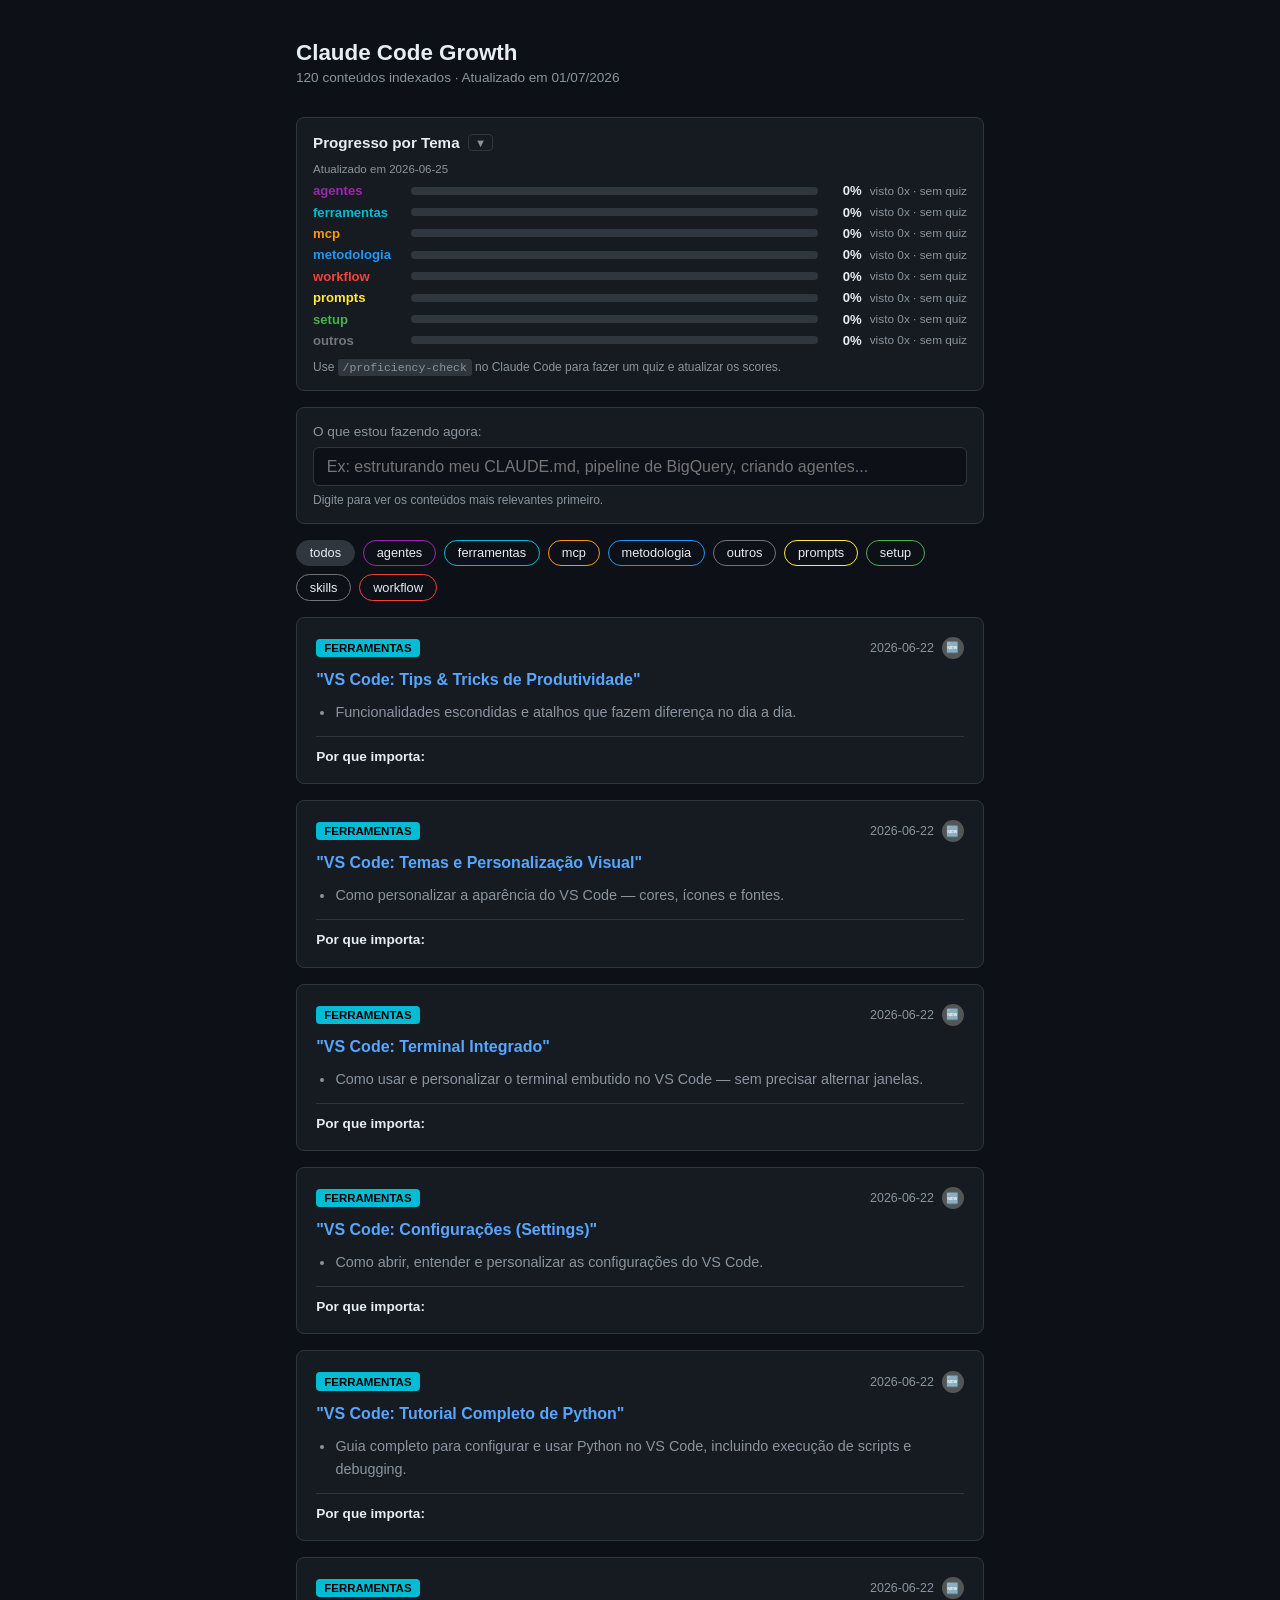
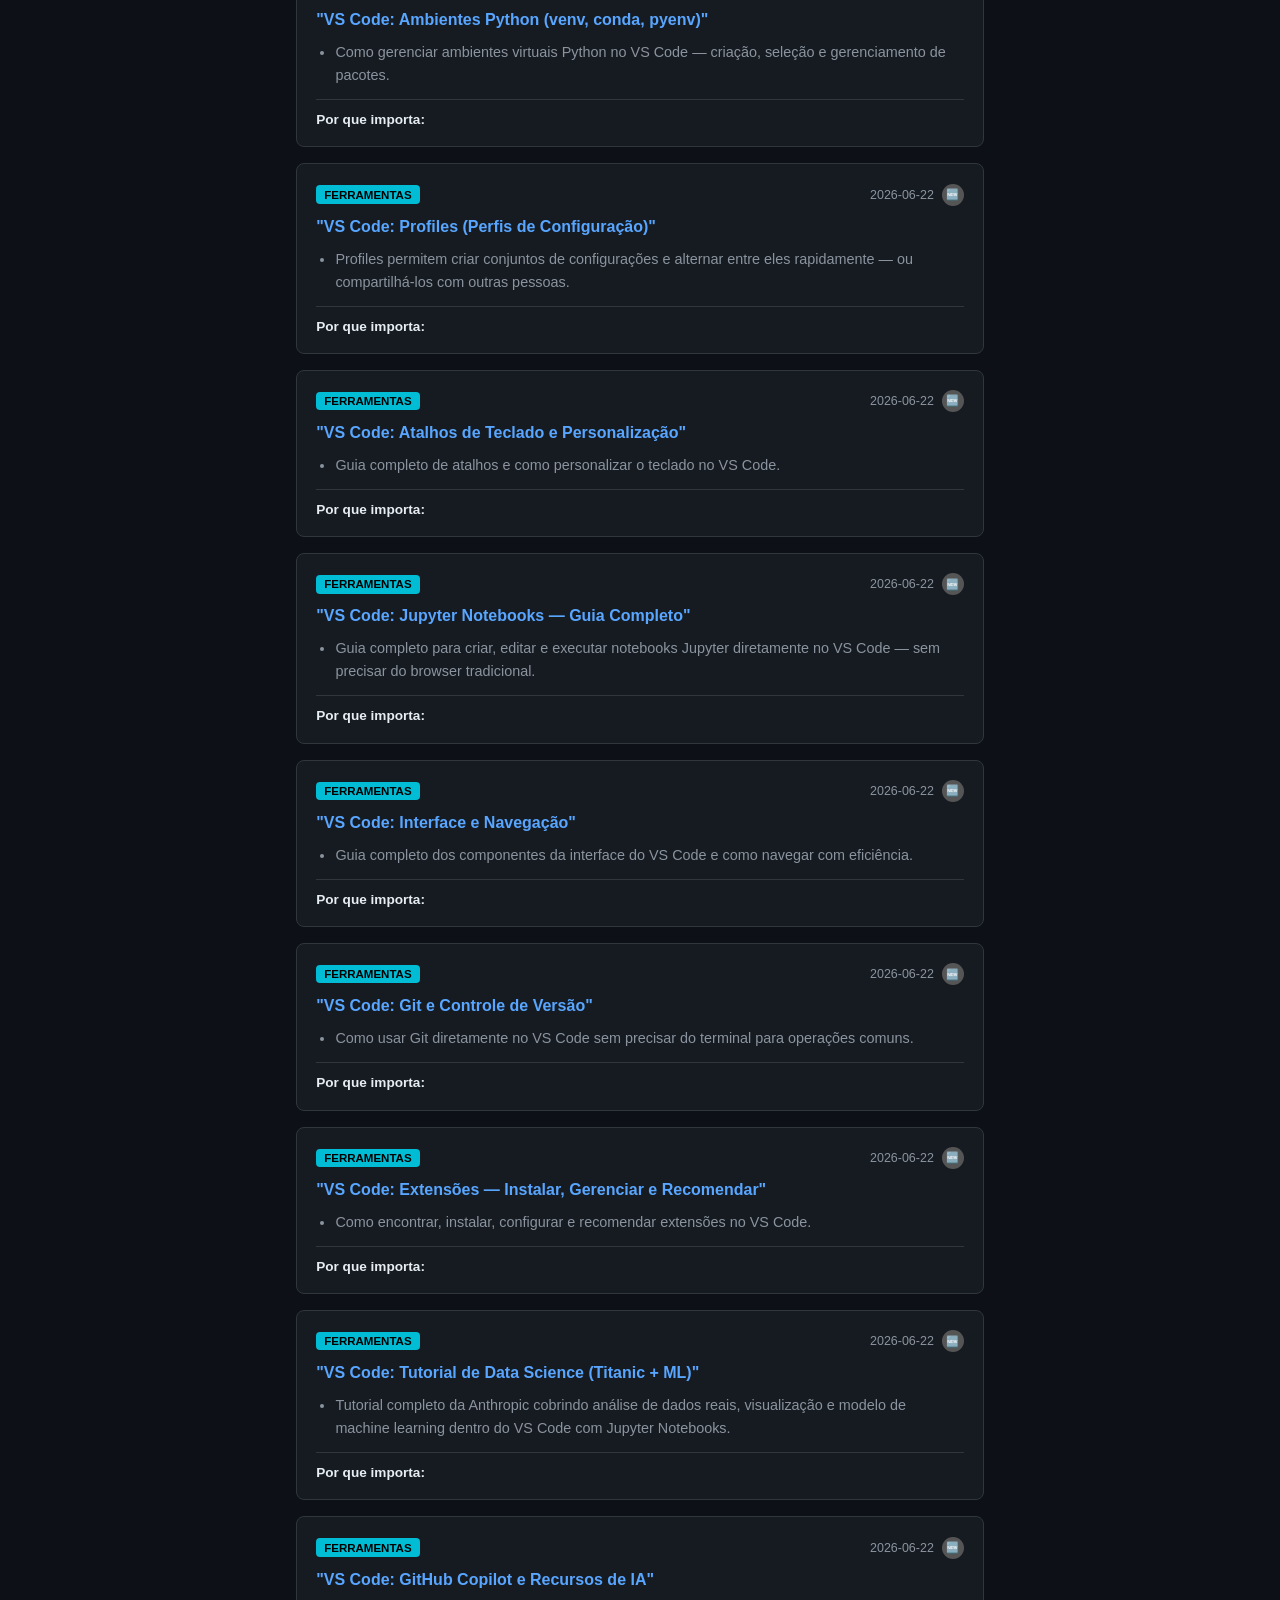
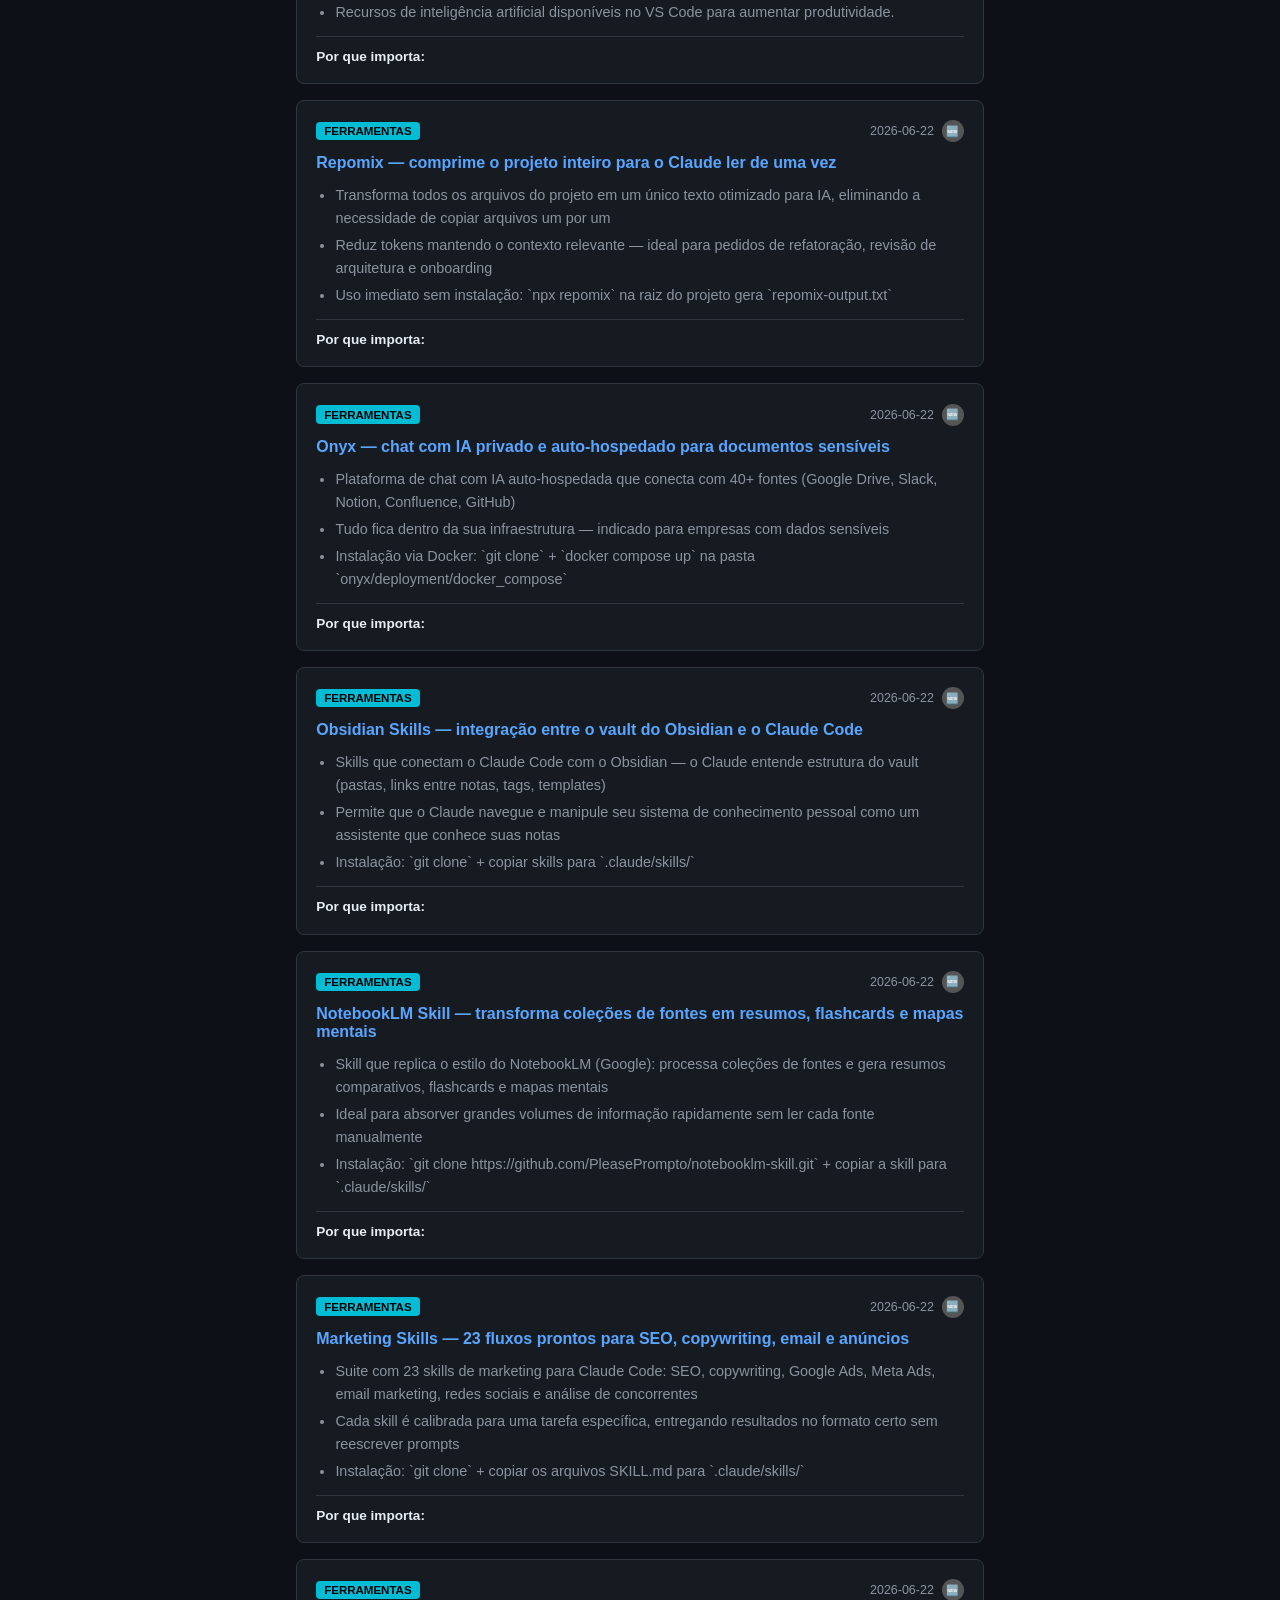
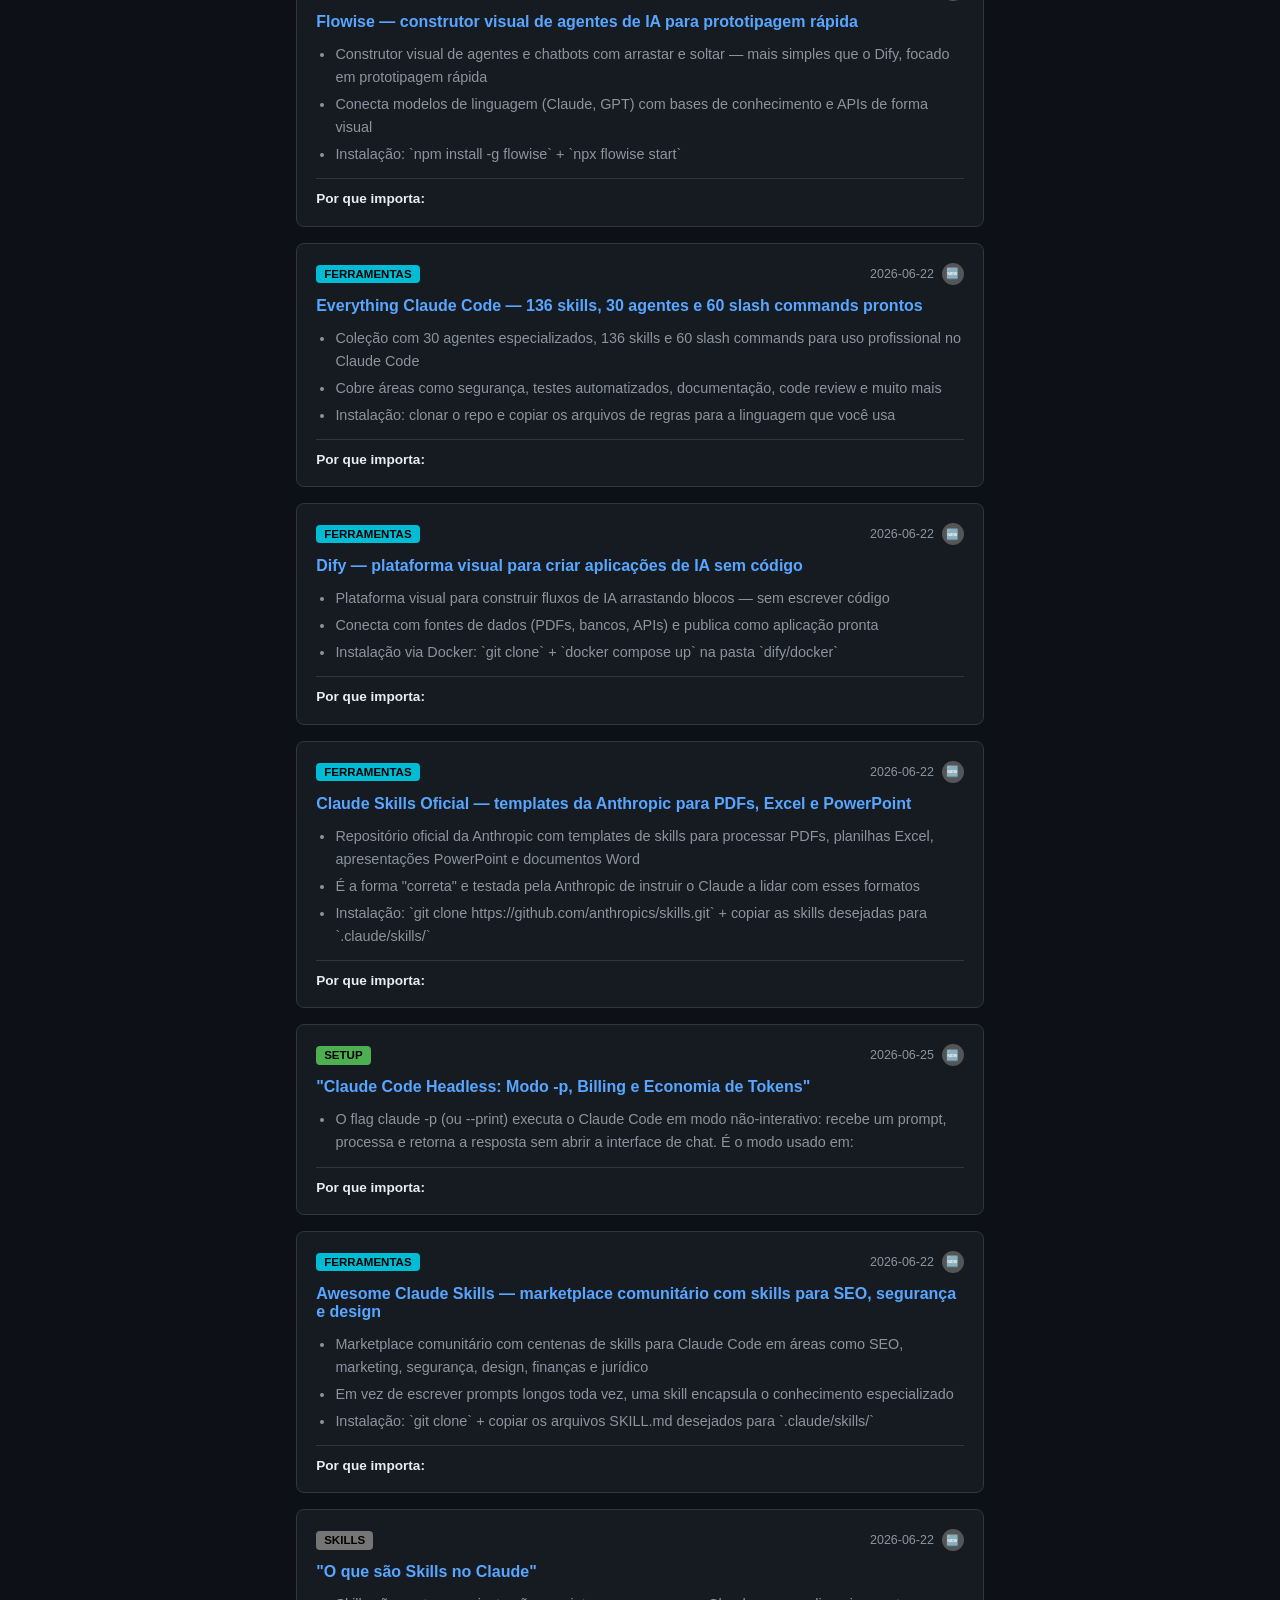
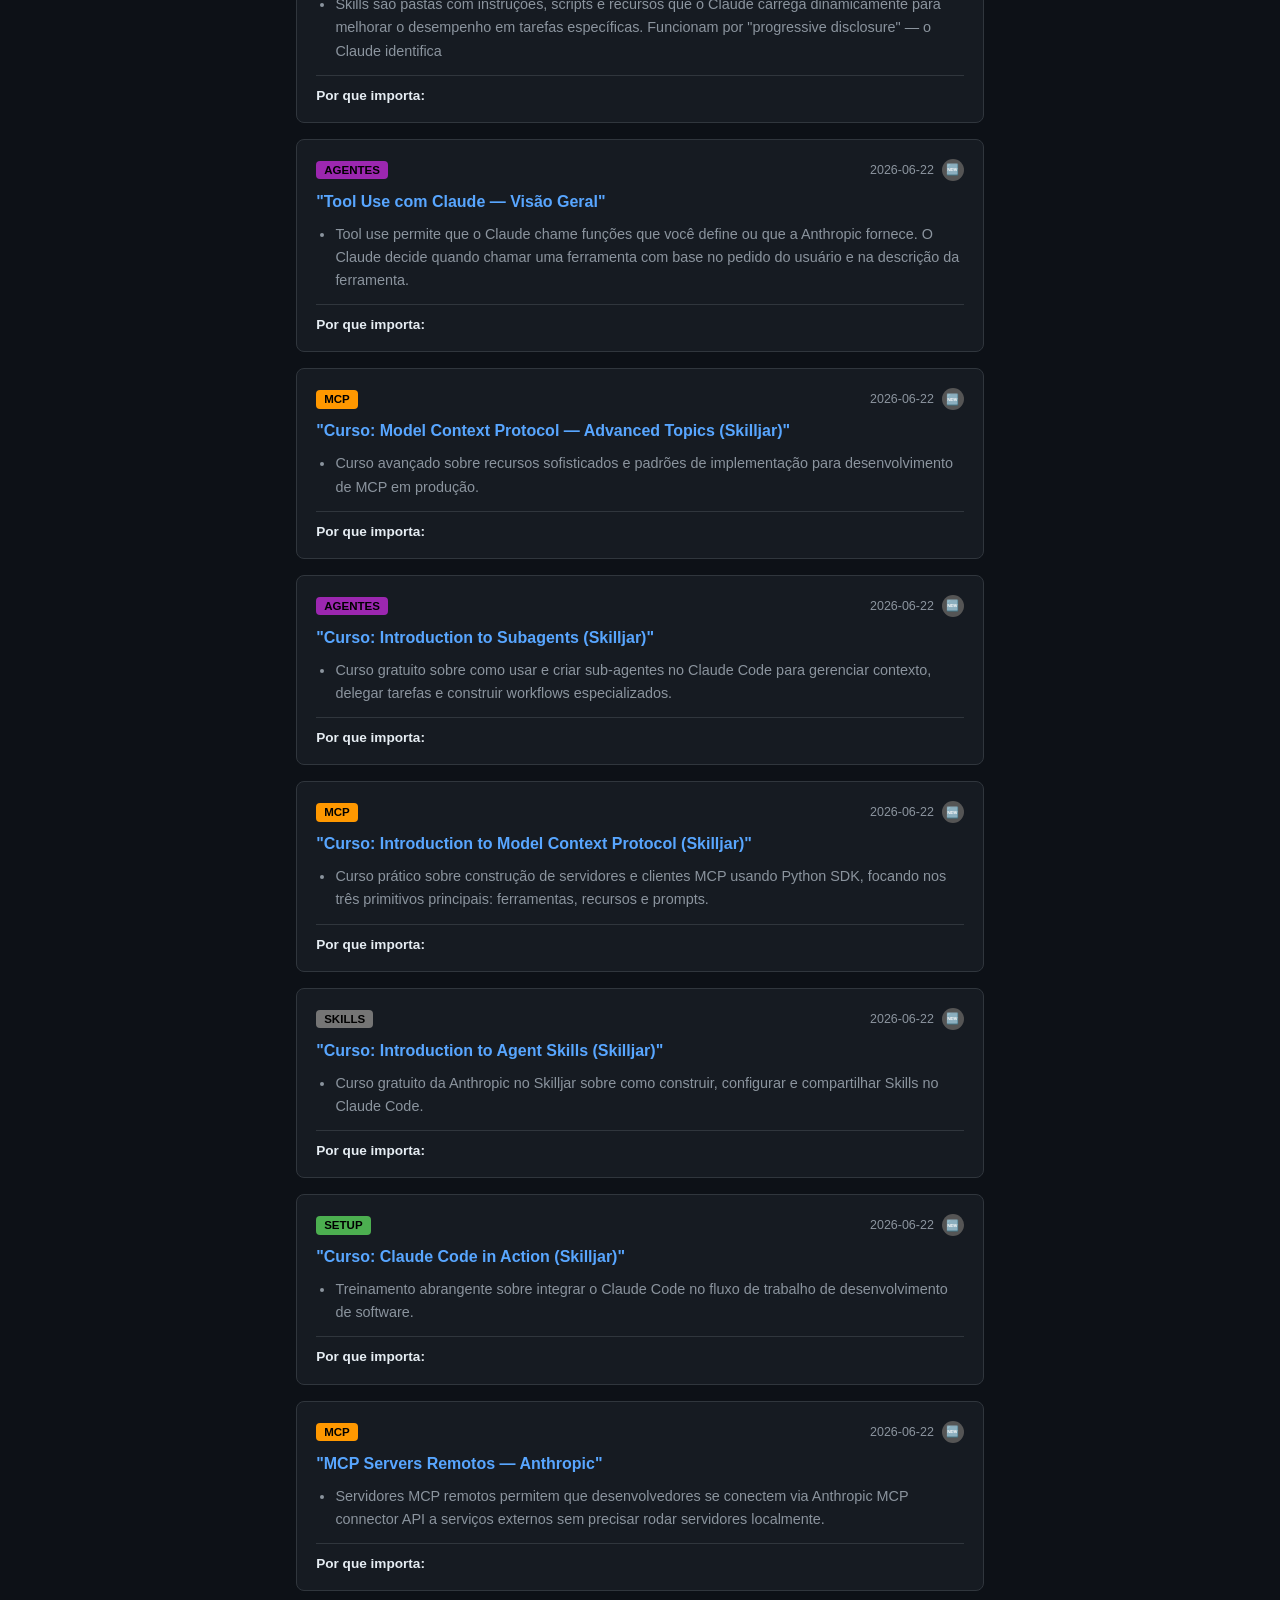
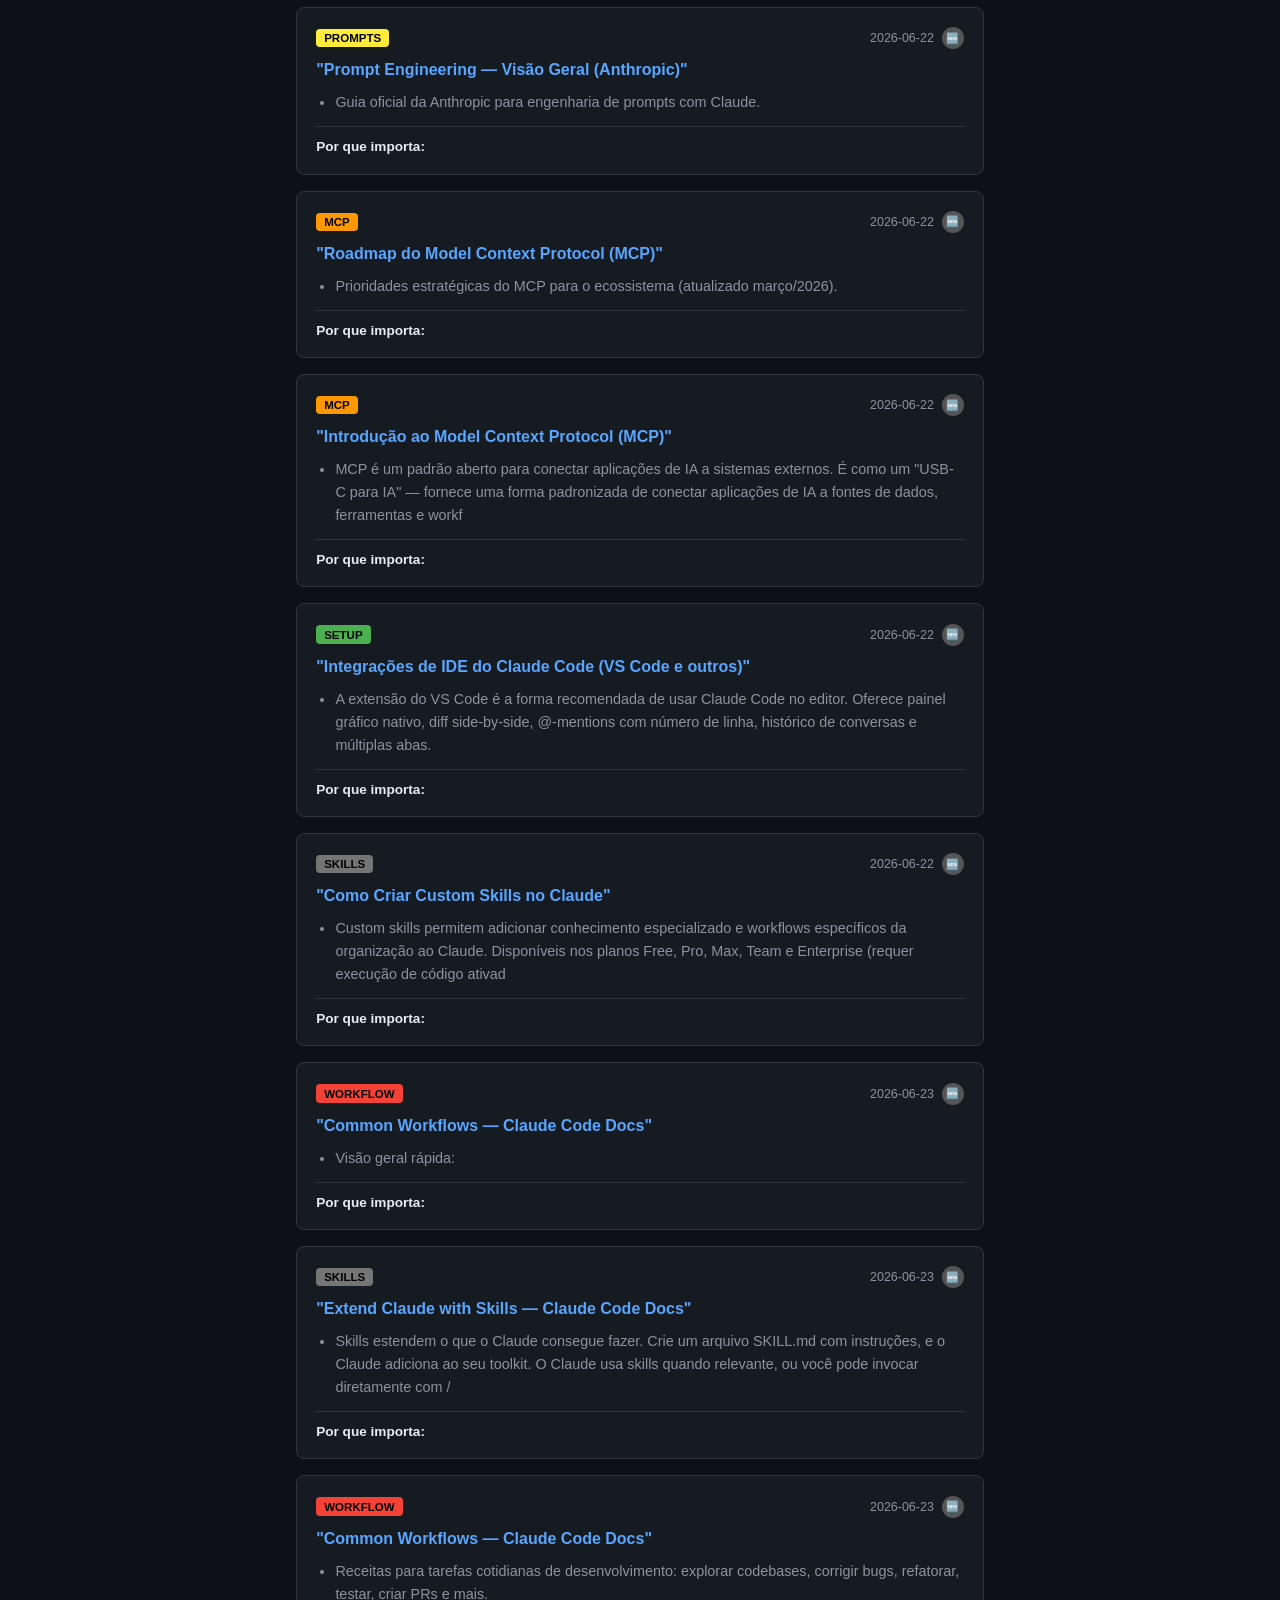
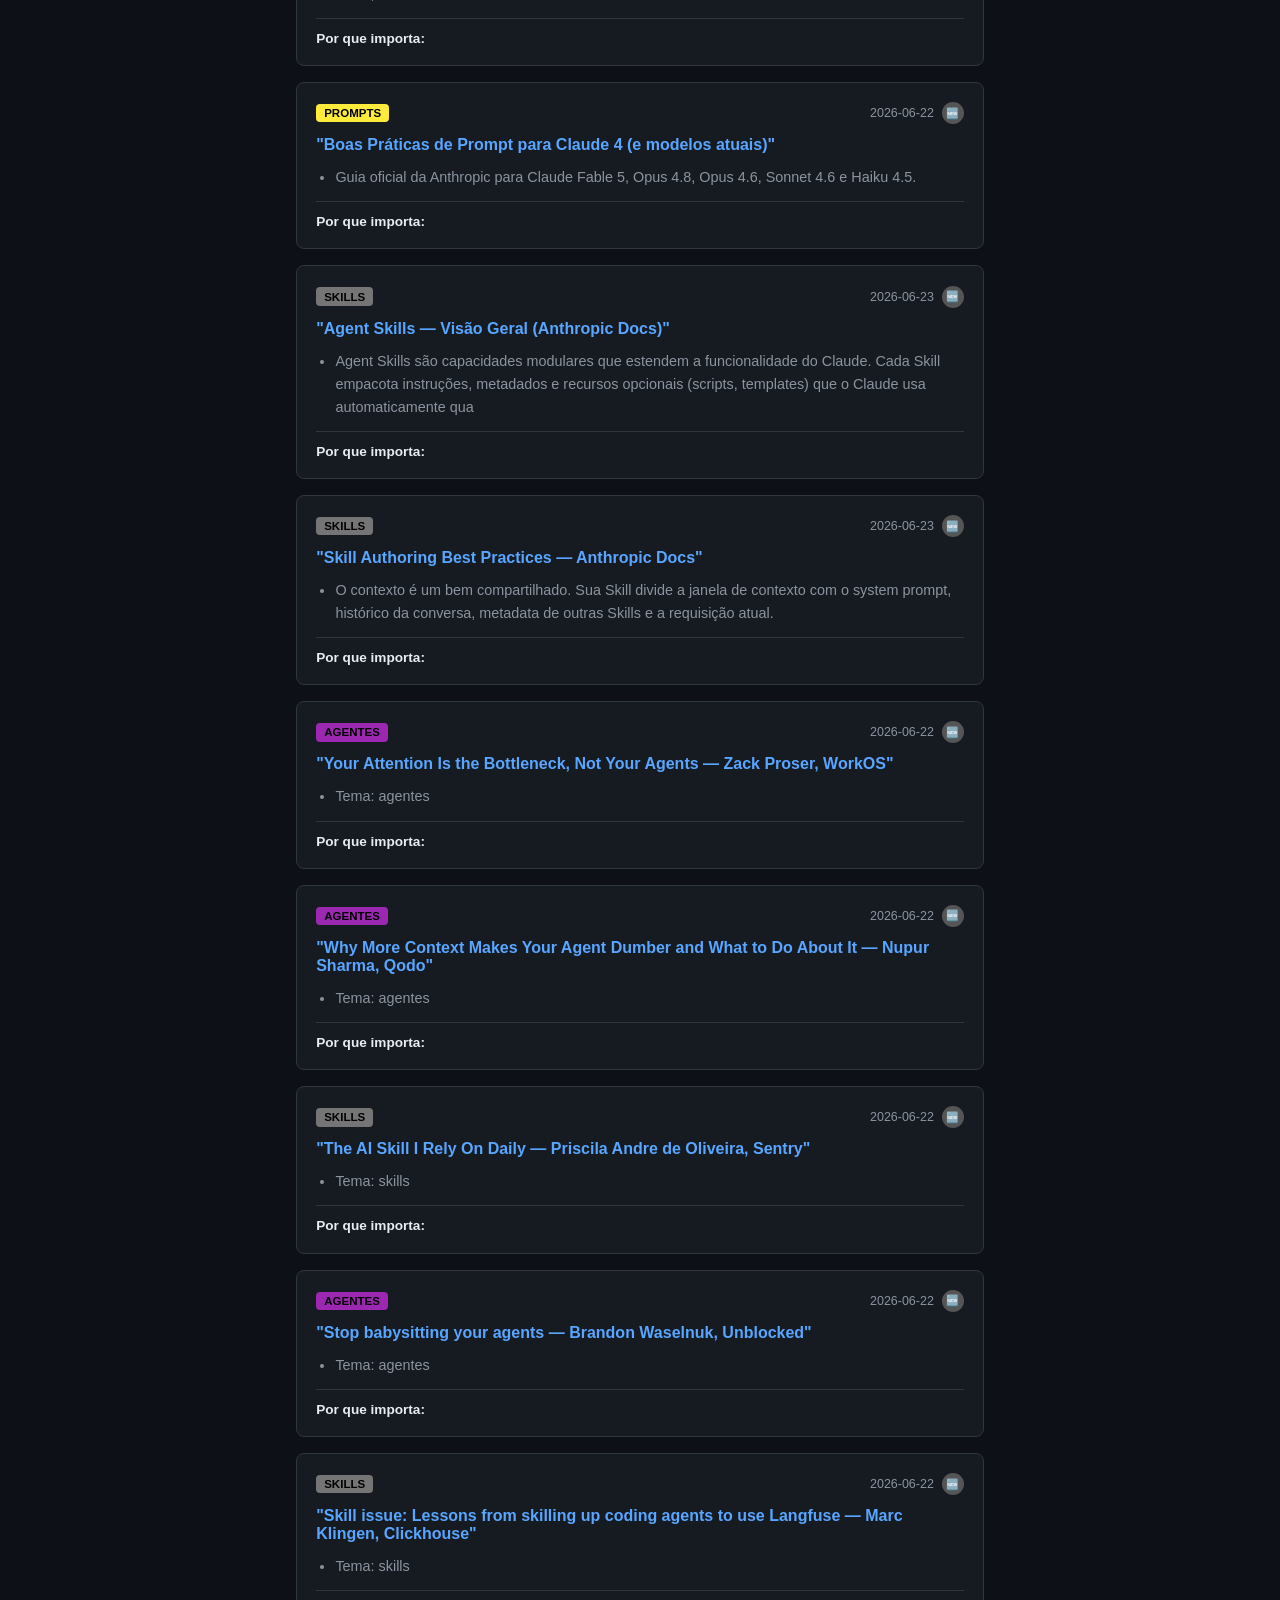
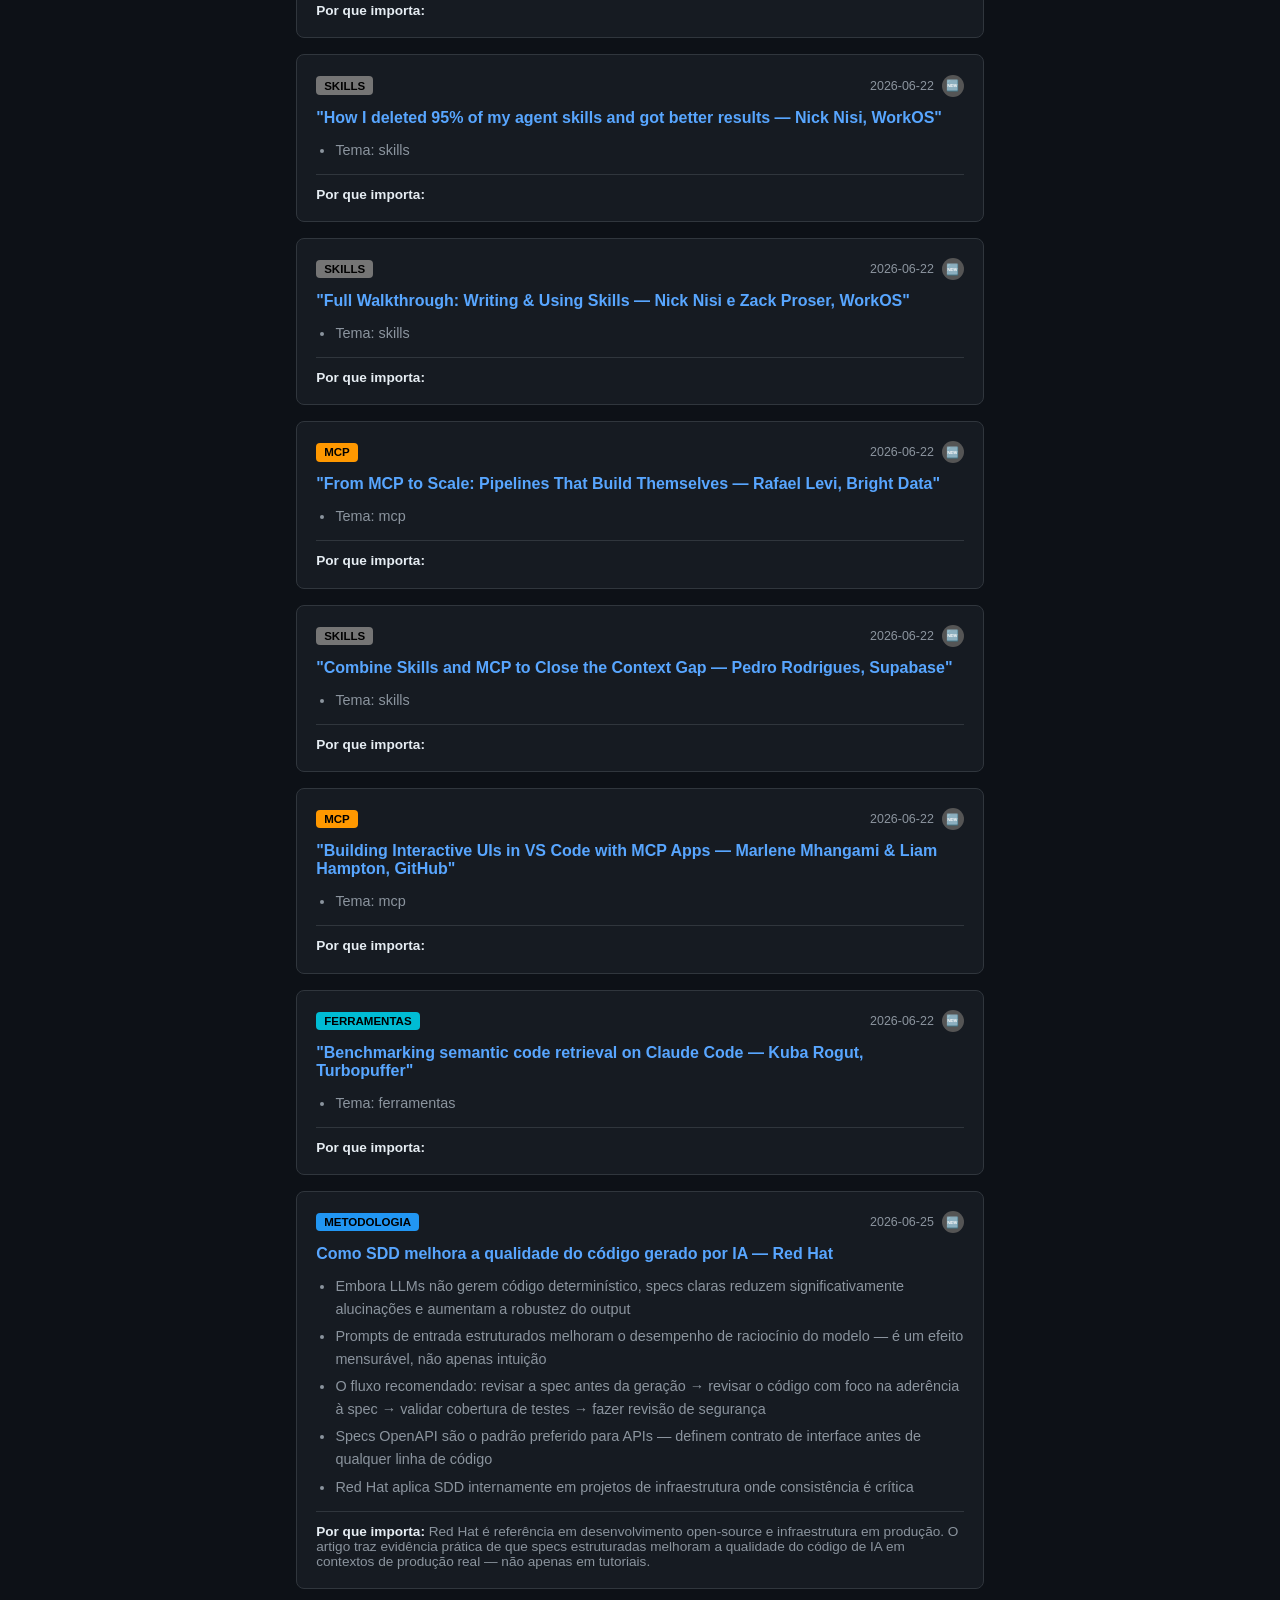
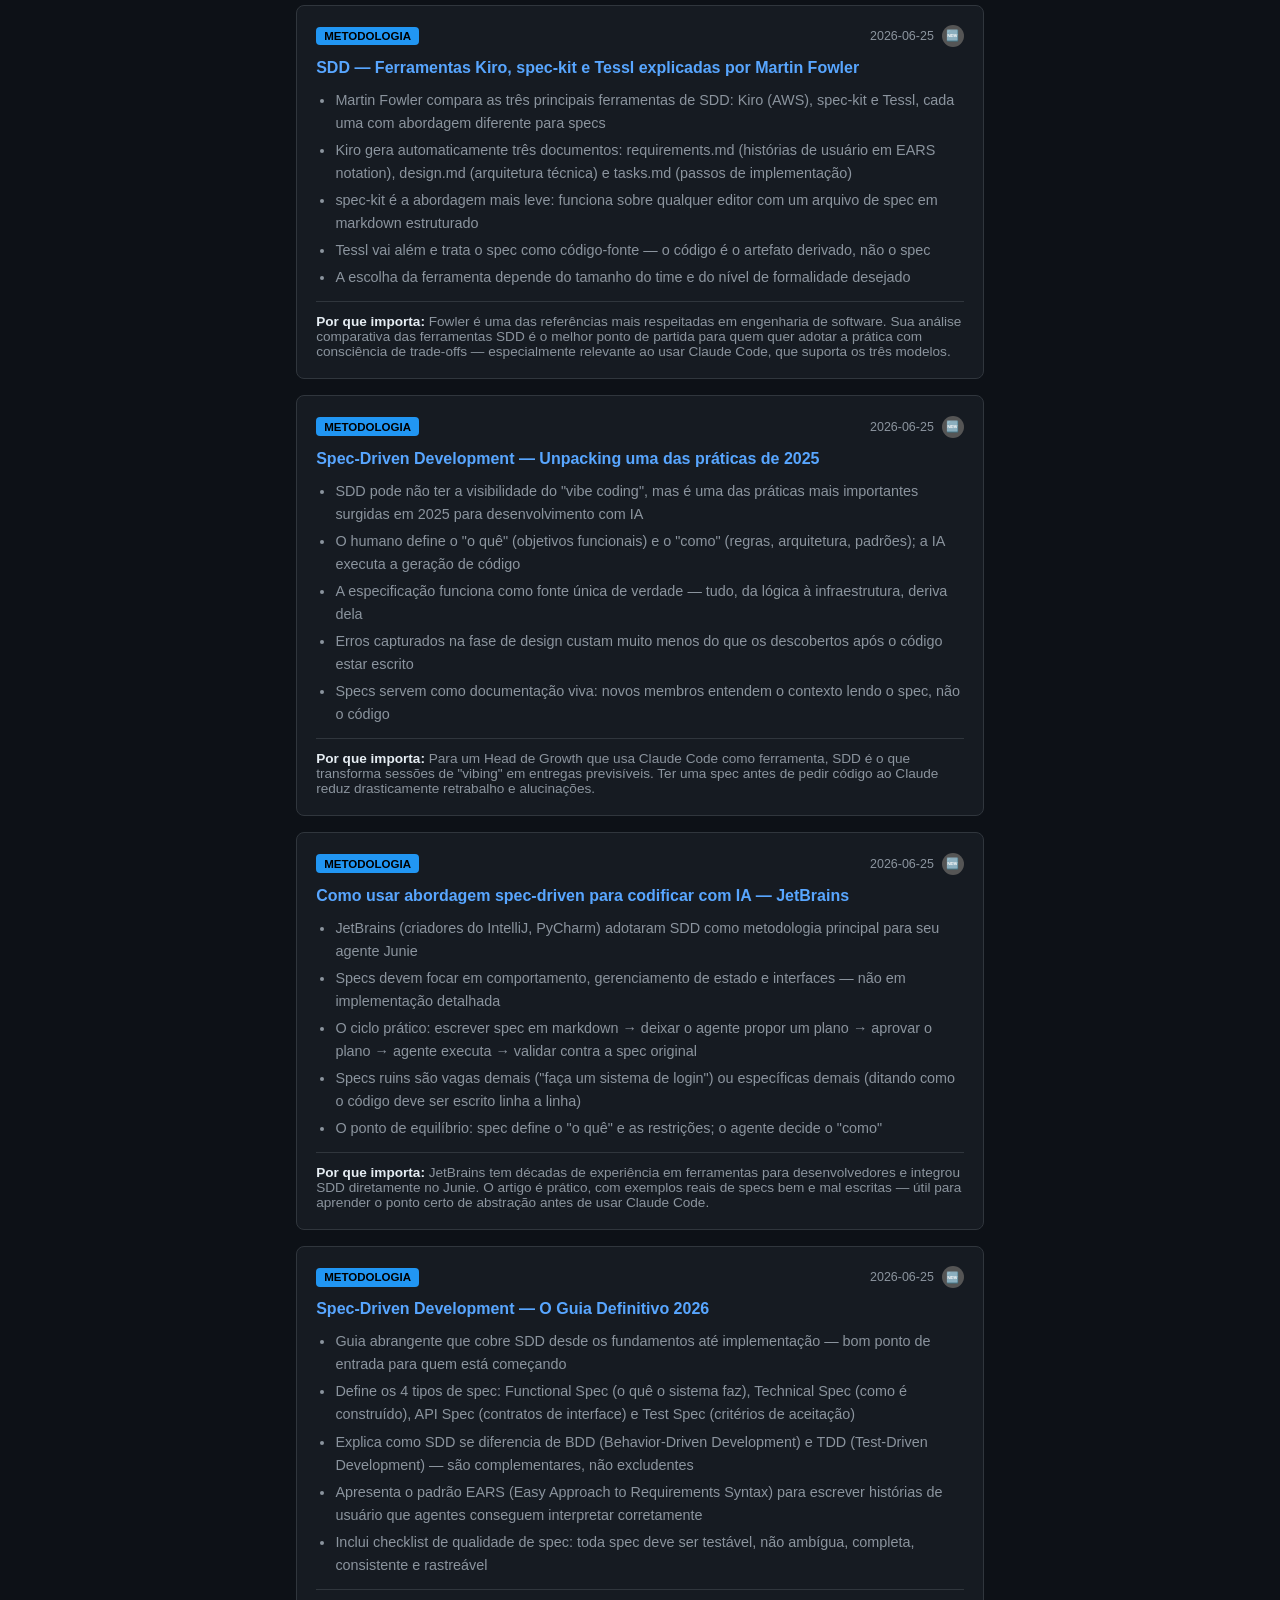
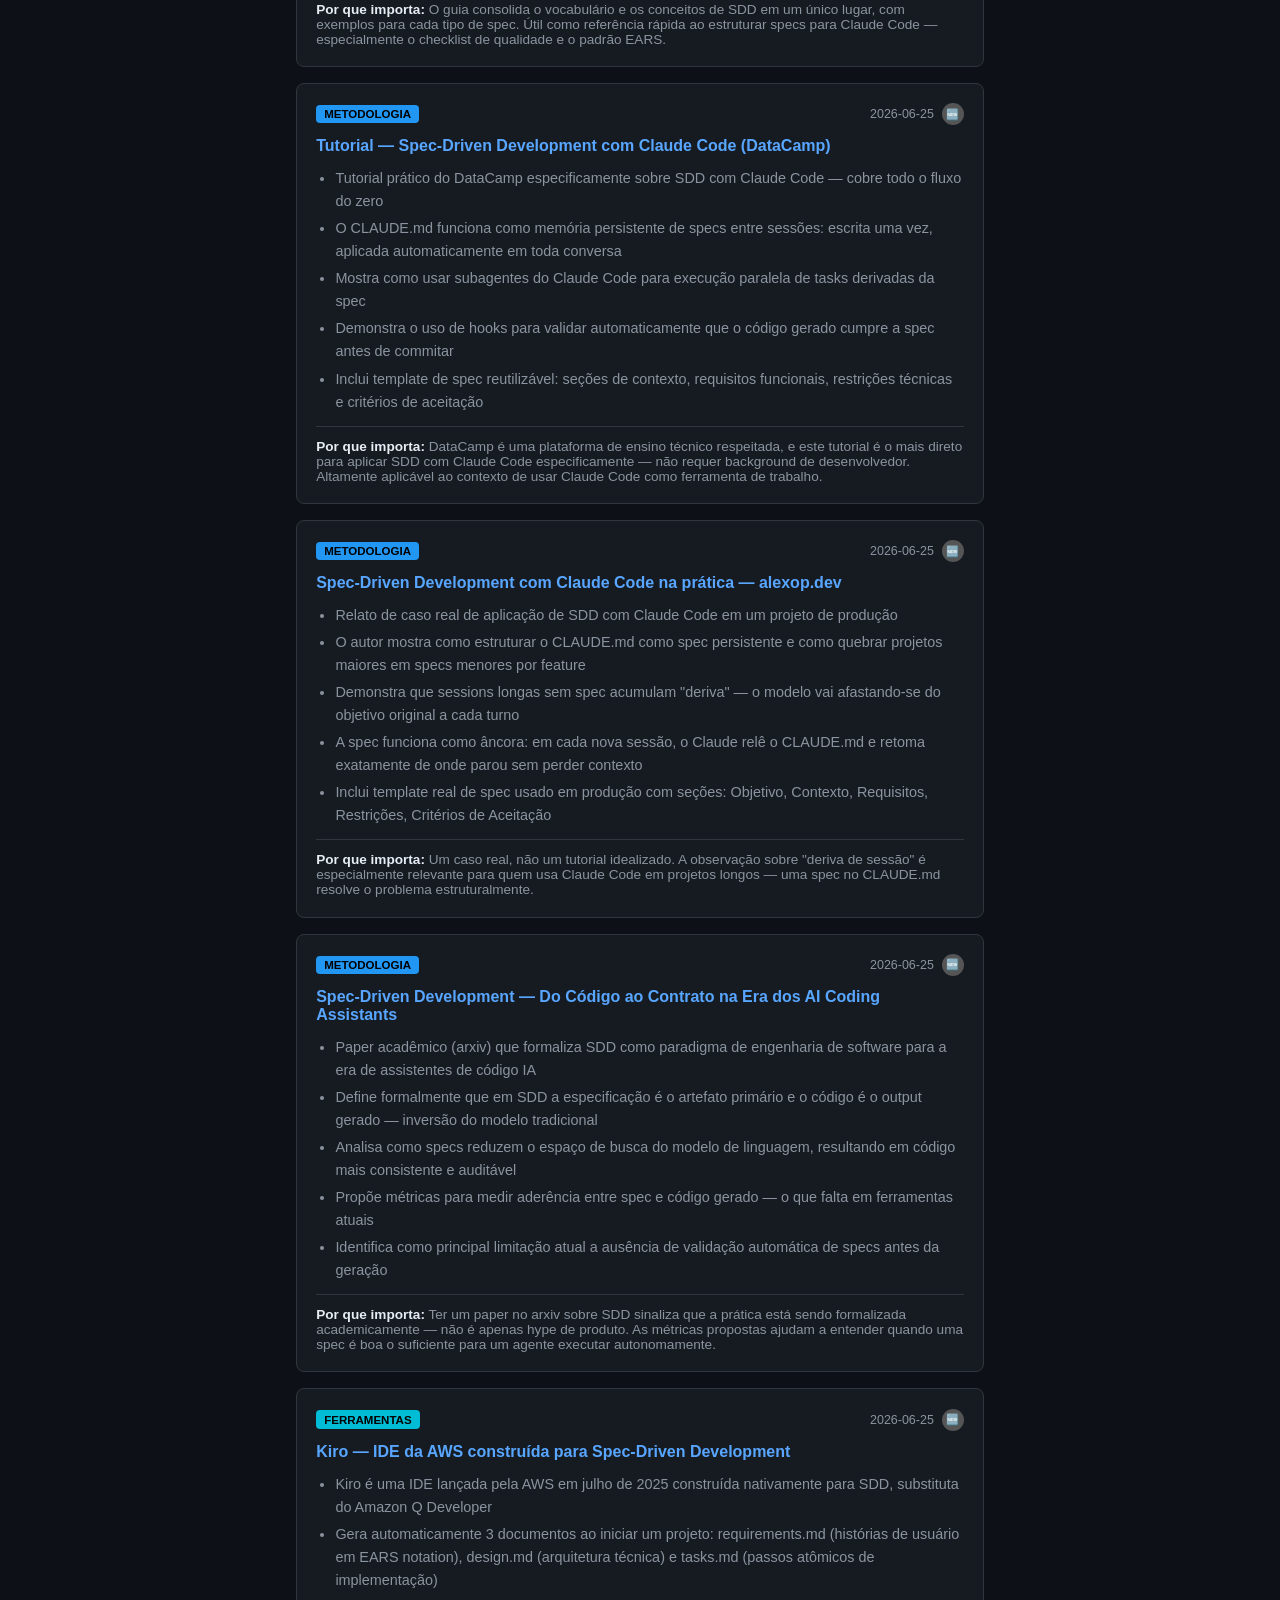
<file: docs/index.html>
<!DOCTYPE html>
<html lang="pt-BR">
<head>
<meta charset="UTF-8">
<meta name="viewport" content="width=device-width, initial-scale=1.0">
<title>Claude Code Growth — Feed</title>
<link rel="stylesheet" href="style.css">
</head>
<body>
<header>
  <h1>Claude Code Growth</h1>
  <p class="subtitle">120 conteúdos indexados · Atualizado em 01/07/2026</p>
</header>

<section class="proficiency-panel">
  <h2>Progresso por Tema <button class="prof-toggle" onclick="toggleProf()">▼</button></h2>
  <span class="prof-updated">Atualizado em 2026-06-25</span>
  <div id="prof-content"><div class="prof-barra"><span class="prof-nome" style="color:#9C27B0">agentes</span><div class="prof-track"><div class="prof-fill" style="width:0%;background:#9C27B0"></div></div><span class="prof-pct">0%</span><span class="prof-detalhe">visto 0x · sem quiz</span></div><div class="prof-barra"><span class="prof-nome" style="color:#00BCD4">ferramentas</span><div class="prof-track"><div class="prof-fill" style="width:0%;background:#00BCD4"></div></div><span class="prof-pct">0%</span><span class="prof-detalhe">visto 0x · sem quiz</span></div><div class="prof-barra"><span class="prof-nome" style="color:#FF9800">mcp</span><div class="prof-track"><div class="prof-fill" style="width:0%;background:#FF9800"></div></div><span class="prof-pct">0%</span><span class="prof-detalhe">visto 0x · sem quiz</span></div><div class="prof-barra"><span class="prof-nome" style="color:#2196F3">metodologia</span><div class="prof-track"><div class="prof-fill" style="width:0%;background:#2196F3"></div></div><span class="prof-pct">0%</span><span class="prof-detalhe">visto 0x · sem quiz</span></div><div class="prof-barra"><span class="prof-nome" style="color:#F44336">workflow</span><div class="prof-track"><div class="prof-fill" style="width:0%;background:#F44336"></div></div><span class="prof-pct">0%</span><span class="prof-detalhe">visto 0x · sem quiz</span></div><div class="prof-barra"><span class="prof-nome" style="color:#FFEB3B">prompts</span><div class="prof-track"><div class="prof-fill" style="width:0%;background:#FFEB3B"></div></div><span class="prof-pct">0%</span><span class="prof-detalhe">visto 0x · sem quiz</span></div><div class="prof-barra"><span class="prof-nome" style="color:#4CAF50">setup</span><div class="prof-track"><div class="prof-fill" style="width:0%;background:#4CAF50"></div></div><span class="prof-pct">0%</span><span class="prof-detalhe">visto 0x · sem quiz</span></div><div class="prof-barra"><span class="prof-nome" style="color:#757575">outros</span><div class="prof-track"><div class="prof-fill" style="width:0%;background:#757575"></div></div><span class="prof-pct">0%</span><span class="prof-detalhe">visto 0x · sem quiz</span></div></div>
  <p class="prof-hint">Use <code>/proficiency-check</code> no Claude Code para fazer um quiz e atualizar os scores.</p>
</section>

<div class="context-box">
  <label for="context-input">O que estou fazendo agora:</label>
  <input id="context-input" type="text" placeholder="Ex: estruturando meu CLAUDE.md, pipeline de BigQuery, criando agentes..." />
  <p class="context-hint">Digite para ver os conteúdos mais relevantes primeiro.</p>
</div>

<div class="filtros">
  <button class="filtro-btn active" data-tema="todos">todos</button>
  <button class="filtro-btn" data-tema="agentes" style="border-color:#9C27B0">agentes</button><button class="filtro-btn" data-tema="ferramentas" style="border-color:#00BCD4">ferramentas</button><button class="filtro-btn" data-tema="mcp" style="border-color:#FF9800">mcp</button><button class="filtro-btn" data-tema="metodologia" style="border-color:#2196F3">metodologia</button><button class="filtro-btn" data-tema="outros" style="border-color:#757575">outros</button><button class="filtro-btn" data-tema="prompts" style="border-color:#FFEB3B">prompts</button><button class="filtro-btn" data-tema="setup" style="border-color:#4CAF50">setup</button><button class="filtro-btn" data-tema="skills" style="border-color:#757575">skills</button><button class="filtro-btn" data-tema="workflow" style="border-color:#F44336">workflow</button>
</div>

<main id="feed">

<article class="card" data-tema="ferramentas" data-titulo=""vs code: tips & tricks de produtividade"" data-importancia="">
  <div class="card-header">
    <span class="tag" style="background:#00BCD4">ferramentas</span>
    <div class="card-header-right"><span class="data">2026-06-22</span><span class="badge-status" style="background:#555555" title="novo">🆕</span></div>
  </div>
  <h2><a href="https://code.visualstudio.com/docs/getstarted/tips-and-tricks" target="_blank" rel="noopener">"VS Code: Tips & Tricks de Produtividade"</a></h2>
  <ul><li>Funcionalidades escondidas e atalhos que fazem diferença no dia a dia.</li></ul>
  <div class="importancia">
    <strong>Por que importa:</strong> 
  </div>
</article>

<article class="card" data-tema="ferramentas" data-titulo=""vs code: temas e personalização visual"" data-importancia="">
  <div class="card-header">
    <span class="tag" style="background:#00BCD4">ferramentas</span>
    <div class="card-header-right"><span class="data">2026-06-22</span><span class="badge-status" style="background:#555555" title="novo">🆕</span></div>
  </div>
  <h2><a href="https://code.visualstudio.com/docs/getstarted/themes" target="_blank" rel="noopener">"VS Code: Temas e Personalização Visual"</a></h2>
  <ul><li>Como personalizar a aparência do VS Code — cores, ícones e fontes.</li></ul>
  <div class="importancia">
    <strong>Por que importa:</strong> 
  </div>
</article>

<article class="card" data-tema="ferramentas" data-titulo=""vs code: terminal integrado"" data-importancia="">
  <div class="card-header">
    <span class="tag" style="background:#00BCD4">ferramentas</span>
    <div class="card-header-right"><span class="data">2026-06-22</span><span class="badge-status" style="background:#555555" title="novo">🆕</span></div>
  </div>
  <h2><a href="https://code.visualstudio.com/docs/terminal/basics" target="_blank" rel="noopener">"VS Code: Terminal Integrado"</a></h2>
  <ul><li>Como usar e personalizar o terminal embutido no VS Code — sem precisar alternar janelas.</li></ul>
  <div class="importancia">
    <strong>Por que importa:</strong> 
  </div>
</article>

<article class="card" data-tema="ferramentas" data-titulo=""vs code: configurações (settings)"" data-importancia="">
  <div class="card-header">
    <span class="tag" style="background:#00BCD4">ferramentas</span>
    <div class="card-header-right"><span class="data">2026-06-22</span><span class="badge-status" style="background:#555555" title="novo">🆕</span></div>
  </div>
  <h2><a href="https://code.visualstudio.com/docs/getstarted/settings" target="_blank" rel="noopener">"VS Code: Configurações (Settings)"</a></h2>
  <ul><li>Como abrir, entender e personalizar as configurações do VS Code.</li></ul>
  <div class="importancia">
    <strong>Por que importa:</strong> 
  </div>
</article>

<article class="card" data-tema="ferramentas" data-titulo=""vs code: tutorial completo de python"" data-importancia="">
  <div class="card-header">
    <span class="tag" style="background:#00BCD4">ferramentas</span>
    <div class="card-header-right"><span class="data">2026-06-22</span><span class="badge-status" style="background:#555555" title="novo">🆕</span></div>
  </div>
  <h2><a href="https://code.visualstudio.com/docs/python/python-tutorial" target="_blank" rel="noopener">"VS Code: Tutorial Completo de Python"</a></h2>
  <ul><li>Guia completo para configurar e usar Python no VS Code, incluindo execução de scripts e debugging.</li></ul>
  <div class="importancia">
    <strong>Por que importa:</strong> 
  </div>
</article>

<article class="card" data-tema="ferramentas" data-titulo=""vs code: ambientes python (venv, conda, pyenv)"" data-importancia="">
  <div class="card-header">
    <span class="tag" style="background:#00BCD4">ferramentas</span>
    <div class="card-header-right"><span class="data">2026-06-22</span><span class="badge-status" style="background:#555555" title="novo">🆕</span></div>
  </div>
  <h2><a href="https://code.visualstudio.com/docs/python/environments" target="_blank" rel="noopener">"VS Code: Ambientes Python (venv, conda, pyenv)"</a></h2>
  <ul><li>Como gerenciar ambientes virtuais Python no VS Code — criação, seleção e gerenciamento de pacotes.</li></ul>
  <div class="importancia">
    <strong>Por que importa:</strong> 
  </div>
</article>

<article class="card" data-tema="ferramentas" data-titulo=""vs code: profiles (perfis de configuração)"" data-importancia="">
  <div class="card-header">
    <span class="tag" style="background:#00BCD4">ferramentas</span>
    <div class="card-header-right"><span class="data">2026-06-22</span><span class="badge-status" style="background:#555555" title="novo">🆕</span></div>
  </div>
  <h2><a href="https://code.visualstudio.com/docs/editor/profiles" target="_blank" rel="noopener">"VS Code: Profiles (Perfis de Configuração)"</a></h2>
  <ul><li>Profiles permitem criar conjuntos de configurações e alternar entre eles rapidamente — ou compartilhá-los com outras pessoas.</li></ul>
  <div class="importancia">
    <strong>Por que importa:</strong> 
  </div>
</article>

<article class="card" data-tema="ferramentas" data-titulo=""vs code: atalhos de teclado e personalização"" data-importancia="">
  <div class="card-header">
    <span class="tag" style="background:#00BCD4">ferramentas</span>
    <div class="card-header-right"><span class="data">2026-06-22</span><span class="badge-status" style="background:#555555" title="novo">🆕</span></div>
  </div>
  <h2><a href="https://code.visualstudio.com/docs/getstarted/keybindings" target="_blank" rel="noopener">"VS Code: Atalhos de Teclado e Personalização"</a></h2>
  <ul><li>Guia completo de atalhos e como personalizar o teclado no VS Code.</li></ul>
  <div class="importancia">
    <strong>Por que importa:</strong> 
  </div>
</article>

<article class="card" data-tema="ferramentas" data-titulo=""vs code: jupyter notebooks — guia completo"" data-importancia="">
  <div class="card-header">
    <span class="tag" style="background:#00BCD4">ferramentas</span>
    <div class="card-header-right"><span class="data">2026-06-22</span><span class="badge-status" style="background:#555555" title="novo">🆕</span></div>
  </div>
  <h2><a href="https://code.visualstudio.com/docs/datascience/jupyter-notebooks" target="_blank" rel="noopener">"VS Code: Jupyter Notebooks — Guia Completo"</a></h2>
  <ul><li>Guia completo para criar, editar e executar notebooks Jupyter diretamente no VS Code — sem precisar do browser tradicional.</li></ul>
  <div class="importancia">
    <strong>Por que importa:</strong> 
  </div>
</article>

<article class="card" data-tema="ferramentas" data-titulo=""vs code: interface e navegação"" data-importancia="">
  <div class="card-header">
    <span class="tag" style="background:#00BCD4">ferramentas</span>
    <div class="card-header-right"><span class="data">2026-06-22</span><span class="badge-status" style="background:#555555" title="novo">🆕</span></div>
  </div>
  <h2><a href="https://code.visualstudio.com/docs/getstarted/userinterface" target="_blank" rel="noopener">"VS Code: Interface e Navegação"</a></h2>
  <ul><li>Guia completo dos componentes da interface do VS Code e como navegar com eficiência.</li></ul>
  <div class="importancia">
    <strong>Por que importa:</strong> 
  </div>
</article>

<article class="card" data-tema="ferramentas" data-titulo=""vs code: git e controle de versão"" data-importancia="">
  <div class="card-header">
    <span class="tag" style="background:#00BCD4">ferramentas</span>
    <div class="card-header-right"><span class="data">2026-06-22</span><span class="badge-status" style="background:#555555" title="novo">🆕</span></div>
  </div>
  <h2><a href="https://code.visualstudio.com/docs/sourcecontrol/overview" target="_blank" rel="noopener">"VS Code: Git e Controle de Versão"</a></h2>
  <ul><li>Como usar Git diretamente no VS Code sem precisar do terminal para operações comuns.</li></ul>
  <div class="importancia">
    <strong>Por que importa:</strong> 
  </div>
</article>

<article class="card" data-tema="ferramentas" data-titulo=""vs code: extensões — instalar, gerenciar e recomendar"" data-importancia="">
  <div class="card-header">
    <span class="tag" style="background:#00BCD4">ferramentas</span>
    <div class="card-header-right"><span class="data">2026-06-22</span><span class="badge-status" style="background:#555555" title="novo">🆕</span></div>
  </div>
  <h2><a href="https://code.visualstudio.com/docs/editor/extension-marketplace" target="_blank" rel="noopener">"VS Code: Extensões — Instalar, Gerenciar e Recomendar"</a></h2>
  <ul><li>Como encontrar, instalar, configurar e recomendar extensões no VS Code.</li></ul>
  <div class="importancia">
    <strong>Por que importa:</strong> 
  </div>
</article>

<article class="card" data-tema="ferramentas" data-titulo=""vs code: tutorial de data science (titanic + ml)"" data-importancia="">
  <div class="card-header">
    <span class="tag" style="background:#00BCD4">ferramentas</span>
    <div class="card-header-right"><span class="data">2026-06-22</span><span class="badge-status" style="background:#555555" title="novo">🆕</span></div>
  </div>
  <h2><a href="https://code.visualstudio.com/docs/datascience/data-science-tutorial" target="_blank" rel="noopener">"VS Code: Tutorial de Data Science (Titanic + ML)"</a></h2>
  <ul><li>Tutorial completo da Anthropic cobrindo análise de dados reais, visualização e modelo de machine learning dentro do VS Code com Jupyter Notebooks.</li></ul>
  <div class="importancia">
    <strong>Por que importa:</strong> 
  </div>
</article>

<article class="card" data-tema="ferramentas" data-titulo=""vs code: github copilot e recursos de ia"" data-importancia="">
  <div class="card-header">
    <span class="tag" style="background:#00BCD4">ferramentas</span>
    <div class="card-header-right"><span class="data">2026-06-22</span><span class="badge-status" style="background:#555555" title="novo">🆕</span></div>
  </div>
  <h2><a href="https://code.visualstudio.com/docs/copilot/ai-powered-suggestions" target="_blank" rel="noopener">"VS Code: GitHub Copilot e Recursos de IA"</a></h2>
  <ul><li>Recursos de inteligência artificial disponíveis no VS Code para aumentar produtividade.</li></ul>
  <div class="importancia">
    <strong>Por que importa:</strong> 
  </div>
</article>

<article class="card" data-tema="ferramentas" data-titulo="repomix — comprime o projeto inteiro para o claude ler de uma vez" data-importancia="">
  <div class="card-header">
    <span class="tag" style="background:#00BCD4">ferramentas</span>
    <div class="card-header-right"><span class="data">2026-06-22</span><span class="badge-status" style="background:#555555" title="novo">🆕</span></div>
  </div>
  <h2><a href="https://github.com/yamadashy/repomix" target="_blank" rel="noopener">Repomix — comprime o projeto inteiro para o Claude ler de uma vez</a></h2>
  <ul><li>Transforma todos os arquivos do projeto em um único texto otimizado para IA, eliminando a necessidade de copiar arquivos um por um</li><li>Reduz tokens mantendo o contexto relevante — ideal para pedidos de refatoração, revisão de arquitetura e onboarding</li><li>Uso imediato sem instalação: `npx repomix` na raiz do projeto gera `repomix-output.txt`</li></ul>
  <div class="importancia">
    <strong>Por que importa:</strong> 
  </div>
</article>

<article class="card" data-tema="ferramentas" data-titulo="onyx — chat com ia privado e auto-hospedado para documentos sensíveis" data-importancia="">
  <div class="card-header">
    <span class="tag" style="background:#00BCD4">ferramentas</span>
    <div class="card-header-right"><span class="data">2026-06-22</span><span class="badge-status" style="background:#555555" title="novo">🆕</span></div>
  </div>
  <h2><a href="https://github.com/onyx-dot-app/onyx" target="_blank" rel="noopener">Onyx — chat com IA privado e auto-hospedado para documentos sensíveis</a></h2>
  <ul><li>Plataforma de chat com IA auto-hospedada que conecta com 40+ fontes (Google Drive, Slack, Notion, Confluence, GitHub)</li><li>Tudo fica dentro da sua infraestrutura — indicado para empresas com dados sensíveis</li><li>Instalação via Docker: `git clone` + `docker compose up` na pasta `onyx/deployment/docker_compose`</li></ul>
  <div class="importancia">
    <strong>Por que importa:</strong> 
  </div>
</article>

<article class="card" data-tema="ferramentas" data-titulo="obsidian skills — integração entre o vault do obsidian e o claude code" data-importancia="">
  <div class="card-header">
    <span class="tag" style="background:#00BCD4">ferramentas</span>
    <div class="card-header-right"><span class="data">2026-06-22</span><span class="badge-status" style="background:#555555" title="novo">🆕</span></div>
  </div>
  <h2><a href="https://github.com/kepano/obsidian-skills" target="_blank" rel="noopener">Obsidian Skills — integração entre o vault do Obsidian e o Claude Code</a></h2>
  <ul><li>Skills que conectam o Claude Code com o Obsidian — o Claude entende estrutura do vault (pastas, links entre notas, tags, templates)</li><li>Permite que o Claude navegue e manipule seu sistema de conhecimento pessoal como um assistente que conhece suas notas</li><li>Instalação: `git clone` + copiar skills para `.claude/skills/`</li></ul>
  <div class="importancia">
    <strong>Por que importa:</strong> 
  </div>
</article>

<article class="card" data-tema="ferramentas" data-titulo="notebooklm skill — transforma coleções de fontes em resumos, flashcards e mapas mentais" data-importancia="">
  <div class="card-header">
    <span class="tag" style="background:#00BCD4">ferramentas</span>
    <div class="card-header-right"><span class="data">2026-06-22</span><span class="badge-status" style="background:#555555" title="novo">🆕</span></div>
  </div>
  <h2><a href="https://github.com/PleasePrompto/notebooklm-skill" target="_blank" rel="noopener">NotebookLM Skill — transforma coleções de fontes em resumos, flashcards e mapas mentais</a></h2>
  <ul><li>Skill que replica o estilo do NotebookLM (Google): processa coleções de fontes e gera resumos comparativos, flashcards e mapas mentais</li><li>Ideal para absorver grandes volumes de informação rapidamente sem ler cada fonte manualmente</li><li>Instalação: `git clone https://github.com/PleasePrompto/notebooklm-skill.git` + copiar a skill para `.claude/skills/`</li></ul>
  <div class="importancia">
    <strong>Por que importa:</strong> 
  </div>
</article>

<article class="card" data-tema="ferramentas" data-titulo="marketing skills — 23 fluxos prontos para seo, copywriting, email e anúncios" data-importancia="">
  <div class="card-header">
    <span class="tag" style="background:#00BCD4">ferramentas</span>
    <div class="card-header-right"><span class="data">2026-06-22</span><span class="badge-status" style="background:#555555" title="novo">🆕</span></div>
  </div>
  <h2><a href="https://github.com/coreyhaines31/marketingskills" target="_blank" rel="noopener">Marketing Skills — 23 fluxos prontos para SEO, copywriting, email e anúncios</a></h2>
  <ul><li>Suite com 23 skills de marketing para Claude Code: SEO, copywriting, Google Ads, Meta Ads, email marketing, redes sociais e análise de concorrentes</li><li>Cada skill é calibrada para uma tarefa específica, entregando resultados no formato certo sem reescrever prompts</li><li>Instalação: `git clone` + copiar os arquivos SKILL.md para `.claude/skills/`</li></ul>
  <div class="importancia">
    <strong>Por que importa:</strong> 
  </div>
</article>

<article class="card" data-tema="ferramentas" data-titulo="flowise — construtor visual de agentes de ia para prototipagem rápida" data-importancia="">
  <div class="card-header">
    <span class="tag" style="background:#00BCD4">ferramentas</span>
    <div class="card-header-right"><span class="data">2026-06-22</span><span class="badge-status" style="background:#555555" title="novo">🆕</span></div>
  </div>
  <h2><a href="https://github.com/FlowiseAI/Flowise" target="_blank" rel="noopener">Flowise — construtor visual de agentes de IA para prototipagem rápida</a></h2>
  <ul><li>Construtor visual de agentes e chatbots com arrastar e soltar — mais simples que o Dify, focado em prototipagem rápida</li><li>Conecta modelos de linguagem (Claude, GPT) com bases de conhecimento e APIs de forma visual</li><li>Instalação: `npm install -g flowise` + `npx flowise start`</li></ul>
  <div class="importancia">
    <strong>Por que importa:</strong> 
  </div>
</article>

<article class="card" data-tema="ferramentas" data-titulo="everything claude code — 136 skills, 30 agentes e 60 slash commands prontos" data-importancia="">
  <div class="card-header">
    <span class="tag" style="background:#00BCD4">ferramentas</span>
    <div class="card-header-right"><span class="data">2026-06-22</span><span class="badge-status" style="background:#555555" title="novo">🆕</span></div>
  </div>
  <h2><a href="https://github.com/affaan-m/everything-claude-code" target="_blank" rel="noopener">Everything Claude Code — 136 skills, 30 agentes e 60 slash commands prontos</a></h2>
  <ul><li>Coleção com 30 agentes especializados, 136 skills e 60 slash commands para uso profissional no Claude Code</li><li>Cobre áreas como segurança, testes automatizados, documentação, code review e muito mais</li><li>Instalação: clonar o repo e copiar os arquivos de regras para a linguagem que você usa</li></ul>
  <div class="importancia">
    <strong>Por que importa:</strong> 
  </div>
</article>

<article class="card" data-tema="ferramentas" data-titulo="dify — plataforma visual para criar aplicações de ia sem código" data-importancia="">
  <div class="card-header">
    <span class="tag" style="background:#00BCD4">ferramentas</span>
    <div class="card-header-right"><span class="data">2026-06-22</span><span class="badge-status" style="background:#555555" title="novo">🆕</span></div>
  </div>
  <h2><a href="https://github.com/langgenius/dify" target="_blank" rel="noopener">Dify — plataforma visual para criar aplicações de IA sem código</a></h2>
  <ul><li>Plataforma visual para construir fluxos de IA arrastando blocos — sem escrever código</li><li>Conecta com fontes de dados (PDFs, bancos, APIs) e publica como aplicação pronta</li><li>Instalação via Docker: `git clone` + `docker compose up` na pasta `dify/docker`</li></ul>
  <div class="importancia">
    <strong>Por que importa:</strong> 
  </div>
</article>

<article class="card" data-tema="ferramentas" data-titulo="claude skills oficial — templates da anthropic para pdfs, excel e powerpoint" data-importancia="">
  <div class="card-header">
    <span class="tag" style="background:#00BCD4">ferramentas</span>
    <div class="card-header-right"><span class="data">2026-06-22</span><span class="badge-status" style="background:#555555" title="novo">🆕</span></div>
  </div>
  <h2><a href="https://github.com/anthropics/skills" target="_blank" rel="noopener">Claude Skills Oficial — templates da Anthropic para PDFs, Excel e PowerPoint</a></h2>
  <ul><li>Repositório oficial da Anthropic com templates de skills para processar PDFs, planilhas Excel, apresentações PowerPoint e documentos Word</li><li>É a forma "correta" e testada pela Anthropic de instruir o Claude a lidar com esses formatos</li><li>Instalação: `git clone https://github.com/anthropics/skills.git` + copiar as skills desejadas para `.claude/skills/`</li></ul>
  <div class="importancia">
    <strong>Por que importa:</strong> 
  </div>
</article>

<article class="card" data-tema="setup" data-titulo=""claude code headless: modo -p, billing e economia de tokens"" data-importancia="">
  <div class="card-header">
    <span class="tag" style="background:#4CAF50">setup</span>
    <div class="card-header-right"><span class="data">2026-06-25</span><span class="badge-status" style="background:#555555" title="novo">🆕</span></div>
  </div>
  <h2><a href="https://code.claude.com/docs/en/costs" target="_blank" rel="noopener">"Claude Code Headless: Modo -p, Billing e Economia de Tokens"</a></h2>
  <ul><li>O flag claude -p (ou --print) executa o Claude Code em modo não-interativo: recebe um prompt, processa e retorna a resposta sem abrir a interface de chat. É o modo usado em:</li></ul>
  <div class="importancia">
    <strong>Por que importa:</strong> 
  </div>
</article>

<article class="card" data-tema="ferramentas" data-titulo="awesome claude skills — marketplace comunitário com skills para seo, segurança e design" data-importancia="">
  <div class="card-header">
    <span class="tag" style="background:#00BCD4">ferramentas</span>
    <div class="card-header-right"><span class="data">2026-06-22</span><span class="badge-status" style="background:#555555" title="novo">🆕</span></div>
  </div>
  <h2><a href="https://github.com/travisvn/awesome-claude-skills" target="_blank" rel="noopener">Awesome Claude Skills — marketplace comunitário com skills para SEO, segurança e design</a></h2>
  <ul><li>Marketplace comunitário com centenas de skills para Claude Code em áreas como SEO, marketing, segurança, design, finanças e jurídico</li><li>Em vez de escrever prompts longos toda vez, uma skill encapsula o conhecimento especializado</li><li>Instalação: `git clone` + copiar os arquivos SKILL.md desejados para `.claude/skills/`</li></ul>
  <div class="importancia">
    <strong>Por que importa:</strong> 
  </div>
</article>

<article class="card" data-tema="skills" data-titulo=""o que são skills no claude"" data-importancia="">
  <div class="card-header">
    <span class="tag" style="background:#757575">skills</span>
    <div class="card-header-right"><span class="data">2026-06-22</span><span class="badge-status" style="background:#555555" title="novo">🆕</span></div>
  </div>
  <h2><a href="https://support.claude.com/en/articles/12512176-what-are-skills" target="_blank" rel="noopener">"O que são Skills no Claude"</a></h2>
  <ul><li>Skills são pastas com instruções, scripts e recursos que o Claude carrega dinamicamente para melhorar o desempenho em tarefas específicas. Funcionam por "progressive disclosure" — o Claude identifica </li></ul>
  <div class="importancia">
    <strong>Por que importa:</strong> 
  </div>
</article>

<article class="card" data-tema="agentes" data-titulo=""tool use com claude — visão geral"" data-importancia="">
  <div class="card-header">
    <span class="tag" style="background:#9C27B0">agentes</span>
    <div class="card-header-right"><span class="data">2026-06-22</span><span class="badge-status" style="background:#555555" title="novo">🆕</span></div>
  </div>
  <h2><a href="https://docs.anthropic.com/en/docs/build-with-claude/tool-use/overview" target="_blank" rel="noopener">"Tool Use com Claude — Visão Geral"</a></h2>
  <ul><li>Tool use permite que o Claude chame funções que você define ou que a Anthropic fornece. O Claude decide quando chamar uma ferramenta com base no pedido do usuário e na descrição da ferramenta.</li></ul>
  <div class="importancia">
    <strong>Por que importa:</strong> 
  </div>
</article>

<article class="card" data-tema="mcp" data-titulo=""curso: model context protocol — advanced topics (skilljar)"" data-importancia="">
  <div class="card-header">
    <span class="tag" style="background:#FF9800">mcp</span>
    <div class="card-header-right"><span class="data">2026-06-22</span><span class="badge-status" style="background:#555555" title="novo">🆕</span></div>
  </div>
  <h2><a href="https://anthropic.skilljar.com/model-context-protocol-advanced-topics" target="_blank" rel="noopener">"Curso: Model Context Protocol — Advanced Topics (Skilljar)"</a></h2>
  <ul><li>Curso avançado sobre recursos sofisticados e padrões de implementação para desenvolvimento de MCP em produção.</li></ul>
  <div class="importancia">
    <strong>Por que importa:</strong> 
  </div>
</article>

<article class="card" data-tema="agentes" data-titulo=""curso: introduction to subagents (skilljar)"" data-importancia="">
  <div class="card-header">
    <span class="tag" style="background:#9C27B0">agentes</span>
    <div class="card-header-right"><span class="data">2026-06-22</span><span class="badge-status" style="background:#555555" title="novo">🆕</span></div>
  </div>
  <h2><a href="https://anthropic.skilljar.com/introduction-to-subagents" target="_blank" rel="noopener">"Curso: Introduction to Subagents (Skilljar)"</a></h2>
  <ul><li>Curso gratuito sobre como usar e criar sub-agentes no Claude Code para gerenciar contexto, delegar tarefas e construir workflows especializados.</li></ul>
  <div class="importancia">
    <strong>Por que importa:</strong> 
  </div>
</article>

<article class="card" data-tema="mcp" data-titulo=""curso: introduction to model context protocol (skilljar)"" data-importancia="">
  <div class="card-header">
    <span class="tag" style="background:#FF9800">mcp</span>
    <div class="card-header-right"><span class="data">2026-06-22</span><span class="badge-status" style="background:#555555" title="novo">🆕</span></div>
  </div>
  <h2><a href="https://anthropic.skilljar.com/introduction-to-model-context-protocol" target="_blank" rel="noopener">"Curso: Introduction to Model Context Protocol (Skilljar)"</a></h2>
  <ul><li>Curso prático sobre construção de servidores e clientes MCP usando Python SDK, focando nos três primitivos principais: ferramentas, recursos e prompts.</li></ul>
  <div class="importancia">
    <strong>Por que importa:</strong> 
  </div>
</article>

<article class="card" data-tema="skills" data-titulo=""curso: introduction to agent skills (skilljar)"" data-importancia="">
  <div class="card-header">
    <span class="tag" style="background:#757575">skills</span>
    <div class="card-header-right"><span class="data">2026-06-22</span><span class="badge-status" style="background:#555555" title="novo">🆕</span></div>
  </div>
  <h2><a href="https://anthropic.skilljar.com/introduction-to-agent-skills" target="_blank" rel="noopener">"Curso: Introduction to Agent Skills (Skilljar)"</a></h2>
  <ul><li>Curso gratuito da Anthropic no Skilljar sobre como construir, configurar e compartilhar Skills no Claude Code.</li></ul>
  <div class="importancia">
    <strong>Por que importa:</strong> 
  </div>
</article>

<article class="card" data-tema="setup" data-titulo=""curso: claude code in action (skilljar)"" data-importancia="">
  <div class="card-header">
    <span class="tag" style="background:#4CAF50">setup</span>
    <div class="card-header-right"><span class="data">2026-06-22</span><span class="badge-status" style="background:#555555" title="novo">🆕</span></div>
  </div>
  <h2><a href="https://anthropic.skilljar.com/claude-code-in-action" target="_blank" rel="noopener">"Curso: Claude Code in Action (Skilljar)"</a></h2>
  <ul><li>Treinamento abrangente sobre integrar o Claude Code no fluxo de trabalho de desenvolvimento de software.</li></ul>
  <div class="importancia">
    <strong>Por que importa:</strong> 
  </div>
</article>

<article class="card" data-tema="mcp" data-titulo=""mcp servers remotos — anthropic"" data-importancia="">
  <div class="card-header">
    <span class="tag" style="background:#FF9800">mcp</span>
    <div class="card-header-right"><span class="data">2026-06-22</span><span class="badge-status" style="background:#555555" title="novo">🆕</span></div>
  </div>
  <h2><a href="https://docs.anthropic.com/en/docs/agents-and-tools/remote-mcp-servers" target="_blank" rel="noopener">"MCP Servers Remotos — Anthropic"</a></h2>
  <ul><li>Servidores MCP remotos permitem que desenvolvedores se conectem via Anthropic MCP connector API a serviços externos sem precisar rodar servidores localmente.</li></ul>
  <div class="importancia">
    <strong>Por que importa:</strong> 
  </div>
</article>

<article class="card" data-tema="prompts" data-titulo=""prompt engineering — visão geral (anthropic)"" data-importancia="">
  <div class="card-header">
    <span class="tag" style="background:#FFEB3B">prompts</span>
    <div class="card-header-right"><span class="data">2026-06-22</span><span class="badge-status" style="background:#555555" title="novo">🆕</span></div>
  </div>
  <h2><a href="https://docs.anthropic.com/en/docs/build-with-claude/prompt-engineering/overview" target="_blank" rel="noopener">"Prompt Engineering — Visão Geral (Anthropic)"</a></h2>
  <ul><li>Guia oficial da Anthropic para engenharia de prompts com Claude.</li></ul>
  <div class="importancia">
    <strong>Por que importa:</strong> 
  </div>
</article>

<article class="card" data-tema="mcp" data-titulo=""roadmap do model context protocol (mcp)"" data-importancia="">
  <div class="card-header">
    <span class="tag" style="background:#FF9800">mcp</span>
    <div class="card-header-right"><span class="data">2026-06-22</span><span class="badge-status" style="background:#555555" title="novo">🆕</span></div>
  </div>
  <h2><a href="https://modelcontextprotocol.io/development/roadmap" target="_blank" rel="noopener">"Roadmap do Model Context Protocol (MCP)"</a></h2>
  <ul><li>Prioridades estratégicas do MCP para o ecossistema (atualizado março/2026).</li></ul>
  <div class="importancia">
    <strong>Por que importa:</strong> 
  </div>
</article>

<article class="card" data-tema="mcp" data-titulo=""introdução ao model context protocol (mcp)"" data-importancia="">
  <div class="card-header">
    <span class="tag" style="background:#FF9800">mcp</span>
    <div class="card-header-right"><span class="data">2026-06-22</span><span class="badge-status" style="background:#555555" title="novo">🆕</span></div>
  </div>
  <h2><a href="https://modelcontextprotocol.io/introduction" target="_blank" rel="noopener">"Introdução ao Model Context Protocol (MCP)"</a></h2>
  <ul><li>MCP é um padrão aberto para conectar aplicações de IA a sistemas externos. É como um "USB-C para IA" — fornece uma forma padronizada de conectar aplicações de IA a fontes de dados, ferramentas e workf</li></ul>
  <div class="importancia">
    <strong>Por que importa:</strong> 
  </div>
</article>

<article class="card" data-tema="setup" data-titulo=""integrações de ide do claude code (vs code e outros)"" data-importancia="">
  <div class="card-header">
    <span class="tag" style="background:#4CAF50">setup</span>
    <div class="card-header-right"><span class="data">2026-06-22</span><span class="badge-status" style="background:#555555" title="novo">🆕</span></div>
  </div>
  <h2><a href="https://docs.anthropic.com/en/docs/claude-code/ide-integrations" target="_blank" rel="noopener">"Integrações de IDE do Claude Code (VS Code e outros)"</a></h2>
  <ul><li>A extensão do VS Code é a forma recomendada de usar Claude Code no editor. Oferece painel gráfico nativo, diff side-by-side, @-mentions com número de linha, histórico de conversas e múltiplas abas.</li></ul>
  <div class="importancia">
    <strong>Por que importa:</strong> 
  </div>
</article>

<article class="card" data-tema="skills" data-titulo=""como criar custom skills no claude"" data-importancia="">
  <div class="card-header">
    <span class="tag" style="background:#757575">skills</span>
    <div class="card-header-right"><span class="data">2026-06-22</span><span class="badge-status" style="background:#555555" title="novo">🆕</span></div>
  </div>
  <h2><a href="https://support.claude.com/en/articles/12512198-creating-custom-skills" target="_blank" rel="noopener">"Como Criar Custom Skills no Claude"</a></h2>
  <ul><li>Custom skills permitem adicionar conhecimento especializado e workflows específicos da organização ao Claude. Disponíveis nos planos Free, Pro, Max, Team e Enterprise (requer execução de código ativad</li></ul>
  <div class="importancia">
    <strong>Por que importa:</strong> 
  </div>
</article>

<article class="card" data-tema="workflow" data-titulo=""common workflows — claude code docs"" data-importancia="">
  <div class="card-header">
    <span class="tag" style="background:#F44336">workflow</span>
    <div class="card-header-right"><span class="data">2026-06-23</span><span class="badge-status" style="background:#555555" title="novo">🆕</span></div>
  </div>
  <h2><a href="https://code.claude.com/docs/en/common-workflows" target="_blank" rel="noopener">"Common Workflows — Claude Code Docs"</a></h2>
  <ul><li>Visão geral rápida:</li></ul>
  <div class="importancia">
    <strong>Por que importa:</strong> 
  </div>
</article>

<article class="card" data-tema="skills" data-titulo=""extend claude with skills — claude code docs"" data-importancia="">
  <div class="card-header">
    <span class="tag" style="background:#757575">skills</span>
    <div class="card-header-right"><span class="data">2026-06-23</span><span class="badge-status" style="background:#555555" title="novo">🆕</span></div>
  </div>
  <h2><a href="https://code.claude.com/docs/en/skills" target="_blank" rel="noopener">"Extend Claude with Skills — Claude Code Docs"</a></h2>
  <ul><li>Skills estendem o que o Claude consegue fazer. Crie um arquivo SKILL.md com instruções, e o Claude adiciona ao seu toolkit. O Claude usa skills quando relevante, ou você pode invocar diretamente com /</li></ul>
  <div class="importancia">
    <strong>Por que importa:</strong> 
  </div>
</article>

<article class="card" data-tema="workflow" data-titulo=""common workflows — claude code docs"" data-importancia="">
  <div class="card-header">
    <span class="tag" style="background:#F44336">workflow</span>
    <div class="card-header-right"><span class="data">2026-06-23</span><span class="badge-status" style="background:#555555" title="novo">🆕</span></div>
  </div>
  <h2><a href="https://code.claude.com/docs/en/common-workflows" target="_blank" rel="noopener">"Common Workflows — Claude Code Docs"</a></h2>
  <ul><li>Receitas para tarefas cotidianas de desenvolvimento: explorar codebases, corrigir bugs, refatorar, testar, criar PRs e mais.</li></ul>
  <div class="importancia">
    <strong>Por que importa:</strong> 
  </div>
</article>

<article class="card" data-tema="prompts" data-titulo=""boas práticas de prompt para claude 4 (e modelos atuais)"" data-importancia="">
  <div class="card-header">
    <span class="tag" style="background:#FFEB3B">prompts</span>
    <div class="card-header-right"><span class="data">2026-06-22</span><span class="badge-status" style="background:#555555" title="novo">🆕</span></div>
  </div>
  <h2><a href="https://docs.anthropic.com/en/docs/build-with-claude/prompt-engineering/claude-4-best-practices" target="_blank" rel="noopener">"Boas Práticas de Prompt para Claude 4 (e modelos atuais)"</a></h2>
  <ul><li>Guia oficial da Anthropic para Claude Fable 5, Opus 4.8, Opus 4.6, Sonnet 4.6 e Haiku 4.5.</li></ul>
  <div class="importancia">
    <strong>Por que importa:</strong> 
  </div>
</article>

<article class="card" data-tema="skills" data-titulo=""agent skills — visão geral (anthropic docs)"" data-importancia="">
  <div class="card-header">
    <span class="tag" style="background:#757575">skills</span>
    <div class="card-header-right"><span class="data">2026-06-23</span><span class="badge-status" style="background:#555555" title="novo">🆕</span></div>
  </div>
  <h2><a href="https://platform.claude.com/docs/en/agents-and-tools/agent-skills/overview" target="_blank" rel="noopener">"Agent Skills — Visão Geral (Anthropic Docs)"</a></h2>
  <ul><li>Agent Skills são capacidades modulares que estendem a funcionalidade do Claude. Cada Skill empacota instruções, metadados e recursos opcionais (scripts, templates) que o Claude usa automaticamente qua</li></ul>
  <div class="importancia">
    <strong>Por que importa:</strong> 
  </div>
</article>

<article class="card" data-tema="skills" data-titulo=""skill authoring best practices — anthropic docs"" data-importancia="">
  <div class="card-header">
    <span class="tag" style="background:#757575">skills</span>
    <div class="card-header-right"><span class="data">2026-06-23</span><span class="badge-status" style="background:#555555" title="novo">🆕</span></div>
  </div>
  <h2><a href="https://platform.claude.com/docs/en/agents-and-tools/agent-skills/best-practices" target="_blank" rel="noopener">"Skill Authoring Best Practices — Anthropic Docs"</a></h2>
  <ul><li>O contexto é um bem compartilhado. Sua Skill divide a janela de contexto com o system prompt, histórico da conversa, metadata de outras Skills e a requisição atual.</li></ul>
  <div class="importancia">
    <strong>Por que importa:</strong> 
  </div>
</article>

<article class="card" data-tema="agentes" data-titulo=""your attention is the bottleneck, not your agents — zack proser, workos"" data-importancia="">
  <div class="card-header">
    <span class="tag" style="background:#9C27B0">agentes</span>
    <div class="card-header-right"><span class="data">2026-06-22</span><span class="badge-status" style="background:#555555" title="novo">🆕</span></div>
  </div>
  <h2><a href="https://www.youtube.com/watch?v=so9l_MwS2yg" target="_blank" rel="noopener">"Your Attention Is the Bottleneck, Not Your Agents — Zack Proser, WorkOS"</a></h2>
  <ul><li>Tema: agentes</li></ul>
  <div class="importancia">
    <strong>Por que importa:</strong> 
  </div>
</article>

<article class="card" data-tema="agentes" data-titulo=""why more context makes your agent dumber and what to do about it — nupur sharma, qodo"" data-importancia="">
  <div class="card-header">
    <span class="tag" style="background:#9C27B0">agentes</span>
    <div class="card-header-right"><span class="data">2026-06-22</span><span class="badge-status" style="background:#555555" title="novo">🆕</span></div>
  </div>
  <h2><a href="https://www.youtube.com/watch?v=EcqMYoIV57A" target="_blank" rel="noopener">"Why More Context Makes Your Agent Dumber and What to Do About It — Nupur Sharma, Qodo"</a></h2>
  <ul><li>Tema: agentes</li></ul>
  <div class="importancia">
    <strong>Por que importa:</strong> 
  </div>
</article>

<article class="card" data-tema="skills" data-titulo=""the ai skill i rely on daily — priscila andre de oliveira, sentry"" data-importancia="">
  <div class="card-header">
    <span class="tag" style="background:#757575">skills</span>
    <div class="card-header-right"><span class="data">2026-06-22</span><span class="badge-status" style="background:#555555" title="novo">🆕</span></div>
  </div>
  <h2><a href="https://www.youtube.com/watch?v=li0SaBt9RDM" target="_blank" rel="noopener">"The AI Skill I Rely On Daily — Priscila Andre de Oliveira, Sentry"</a></h2>
  <ul><li>Tema: skills</li></ul>
  <div class="importancia">
    <strong>Por que importa:</strong> 
  </div>
</article>

<article class="card" data-tema="agentes" data-titulo=""stop babysitting your agents — brandon waselnuk, unblocked"" data-importancia="">
  <div class="card-header">
    <span class="tag" style="background:#9C27B0">agentes</span>
    <div class="card-header-right"><span class="data">2026-06-22</span><span class="badge-status" style="background:#555555" title="novo">🆕</span></div>
  </div>
  <h2><a href="https://www.youtube.com/watch?v=BiG2ssibKGc" target="_blank" rel="noopener">"Stop babysitting your agents — Brandon Waselnuk, Unblocked"</a></h2>
  <ul><li>Tema: agentes</li></ul>
  <div class="importancia">
    <strong>Por que importa:</strong> 
  </div>
</article>

<article class="card" data-tema="skills" data-titulo=""skill issue: lessons from skilling up coding agents to use langfuse — marc klingen, clickhouse"" data-importancia="">
  <div class="card-header">
    <span class="tag" style="background:#757575">skills</span>
    <div class="card-header-right"><span class="data">2026-06-22</span><span class="badge-status" style="background:#555555" title="novo">🆕</span></div>
  </div>
  <h2><a href="https://www.youtube.com/watch?v=vNCY9kXXyDQ" target="_blank" rel="noopener">"Skill issue: Lessons from skilling up coding agents to use Langfuse — Marc Klingen, Clickhouse"</a></h2>
  <ul><li>Tema: skills</li></ul>
  <div class="importancia">
    <strong>Por que importa:</strong> 
  </div>
</article>

<article class="card" data-tema="skills" data-titulo=""how i deleted 95% of my agent skills and got better results — nick nisi, workos"" data-importancia="">
  <div class="card-header">
    <span class="tag" style="background:#757575">skills</span>
    <div class="card-header-right"><span class="data">2026-06-22</span><span class="badge-status" style="background:#555555" title="novo">🆕</span></div>
  </div>
  <h2><a href="https://www.youtube.com/watch?v=vy7o1g2iHY8" target="_blank" rel="noopener">"How I deleted 95% of my agent skills and got better results — Nick Nisi, WorkOS"</a></h2>
  <ul><li>Tema: skills</li></ul>
  <div class="importancia">
    <strong>Por que importa:</strong> 
  </div>
</article>

<article class="card" data-tema="skills" data-titulo=""full walkthrough: writing & using skills — nick nisi e zack proser, workos"" data-importancia="">
  <div class="card-header">
    <span class="tag" style="background:#757575">skills</span>
    <div class="card-header-right"><span class="data">2026-06-22</span><span class="badge-status" style="background:#555555" title="novo">🆕</span></div>
  </div>
  <h2><a href="https://www.youtube.com/watch?v=pFsfax19yOM" target="_blank" rel="noopener">"Full Walkthrough: Writing & Using Skills — Nick Nisi e Zack Proser, WorkOS"</a></h2>
  <ul><li>Tema: skills</li></ul>
  <div class="importancia">
    <strong>Por que importa:</strong> 
  </div>
</article>

<article class="card" data-tema="mcp" data-titulo=""from mcp to scale: pipelines that build themselves — rafael levi, bright data"" data-importancia="">
  <div class="card-header">
    <span class="tag" style="background:#FF9800">mcp</span>
    <div class="card-header-right"><span class="data">2026-06-22</span><span class="badge-status" style="background:#555555" title="novo">🆕</span></div>
  </div>
  <h2><a href="https://www.youtube.com/watch?v=zTZ0qunQXnM" target="_blank" rel="noopener">"From MCP to Scale: Pipelines That Build Themselves — Rafael Levi, Bright Data"</a></h2>
  <ul><li>Tema: mcp</li></ul>
  <div class="importancia">
    <strong>Por que importa:</strong> 
  </div>
</article>

<article class="card" data-tema="skills" data-titulo=""combine skills and mcp to close the context gap — pedro rodrigues, supabase"" data-importancia="">
  <div class="card-header">
    <span class="tag" style="background:#757575">skills</span>
    <div class="card-header-right"><span class="data">2026-06-22</span><span class="badge-status" style="background:#555555" title="novo">🆕</span></div>
  </div>
  <h2><a href="https://www.youtube.com/watch?v=JT3OzDKrucU" target="_blank" rel="noopener">"Combine Skills and MCP to Close the Context Gap — Pedro Rodrigues, Supabase"</a></h2>
  <ul><li>Tema: skills</li></ul>
  <div class="importancia">
    <strong>Por que importa:</strong> 
  </div>
</article>

<article class="card" data-tema="mcp" data-titulo=""building interactive uis in vs code with mcp apps — marlene mhangami & liam hampton, github"" data-importancia="">
  <div class="card-header">
    <span class="tag" style="background:#FF9800">mcp</span>
    <div class="card-header-right"><span class="data">2026-06-22</span><span class="badge-status" style="background:#555555" title="novo">🆕</span></div>
  </div>
  <h2><a href="https://www.youtube.com/watch?v=_xIwFcnHqp4" target="_blank" rel="noopener">"Building Interactive UIs in VS Code with MCP Apps — Marlene Mhangami & Liam Hampton, GitHub"</a></h2>
  <ul><li>Tema: mcp</li></ul>
  <div class="importancia">
    <strong>Por que importa:</strong> 
  </div>
</article>

<article class="card" data-tema="ferramentas" data-titulo=""benchmarking semantic code retrieval on claude code — kuba rogut, turbopuffer"" data-importancia="">
  <div class="card-header">
    <span class="tag" style="background:#00BCD4">ferramentas</span>
    <div class="card-header-right"><span class="data">2026-06-22</span><span class="badge-status" style="background:#555555" title="novo">🆕</span></div>
  </div>
  <h2><a href="https://www.youtube.com/watch?v=zKk7sDMGDEQ" target="_blank" rel="noopener">"Benchmarking semantic code retrieval on Claude Code — Kuba Rogut, Turbopuffer"</a></h2>
  <ul><li>Tema: ferramentas</li></ul>
  <div class="importancia">
    <strong>Por que importa:</strong> 
  </div>
</article>

<article class="card" data-tema="metodologia" data-titulo="como sdd melhora a qualidade do código gerado por ia — red hat" data-importancia="red hat é referência em desenvolvimento open-source e infraestrutura em produção. o artigo traz evidência prática de que specs estruturadas melhoram a qualidade do código de ia em contextos de produção real — não apenas em tutoriais.">
  <div class="card-header">
    <span class="tag" style="background:#2196F3">metodologia</span>
    <div class="card-header-right"><span class="data">2026-06-25</span><span class="badge-status" style="background:#555555" title="novo">🆕</span></div>
  </div>
  <h2><a href="https://developers.redhat.com/articles/2025/10/22/how-spec-driven-development-improves-ai-coding-quality" target="_blank" rel="noopener">Como SDD melhora a qualidade do código gerado por IA — Red Hat</a></h2>
  <ul><li>Embora LLMs não gerem código determinístico, specs claras reduzem significativamente alucinações e aumentam a robustez do output</li><li>Prompts de entrada estruturados melhoram o desempenho de raciocínio do modelo — é um efeito mensurável, não apenas intuição</li><li>O fluxo recomendado: revisar a spec antes da geração → revisar o código com foco na aderência à spec → validar cobertura de testes → fazer revisão de segurança</li><li>Specs OpenAPI são o padrão preferido para APIs — definem contrato de interface antes de qualquer linha de código</li><li>Red Hat aplica SDD internamente em projetos de infraestrutura onde consistência é crítica</li></ul>
  <div class="importancia">
    <strong>Por que importa:</strong> Red Hat é referência em desenvolvimento open-source e infraestrutura em produção. O artigo traz evidência prática de que specs estruturadas melhoram a qualidade do código de IA em contextos de produção real — não apenas em tutoriais.
  </div>
</article>

<article class="card" data-tema="metodologia" data-titulo="sdd — ferramentas kiro, spec-kit e tessl explicadas por martin fowler" data-importancia="fowler é uma das referências mais respeitadas em engenharia de software. sua análise comparativa das ferramentas sdd é o melhor ponto de partida para quem quer adotar a prática com consciência de trade-offs — especialmente relevante ao usar claude code, que suporta os três modelos.">
  <div class="card-header">
    <span class="tag" style="background:#2196F3">metodologia</span>
    <div class="card-header-right"><span class="data">2026-06-25</span><span class="badge-status" style="background:#555555" title="novo">🆕</span></div>
  </div>
  <h2><a href="https://martinfowler.com/articles/exploring-gen-ai/sdd-3-tools.html" target="_blank" rel="noopener">SDD — Ferramentas Kiro, spec-kit e Tessl explicadas por Martin Fowler</a></h2>
  <ul><li>Martin Fowler compara as três principais ferramentas de SDD: Kiro (AWS), spec-kit e Tessl, cada uma com abordagem diferente para specs</li><li>Kiro gera automaticamente três documentos: requirements.md (histórias de usuário em EARS notation), design.md (arquitetura técnica) e tasks.md (passos de implementação)</li><li>spec-kit é a abordagem mais leve: funciona sobre qualquer editor com um arquivo de spec em markdown estruturado</li><li>Tessl vai além e trata o spec como código-fonte — o código é o artefato derivado, não o spec</li><li>A escolha da ferramenta depende do tamanho do time e do nível de formalidade desejado</li></ul>
  <div class="importancia">
    <strong>Por que importa:</strong> Fowler é uma das referências mais respeitadas em engenharia de software. Sua análise comparativa das ferramentas SDD é o melhor ponto de partida para quem quer adotar a prática com consciência de trade-offs — especialmente relevante ao usar Claude Code, que suporta os três modelos.
  </div>
</article>

<article class="card" data-tema="metodologia" data-titulo="spec-driven development — unpacking uma das práticas de 2025" data-importancia="para um head de growth que usa claude code como ferramenta, sdd é o que transforma sessões de "vibing" em entregas previsíveis. ter uma spec antes de pedir código ao claude reduz drasticamente retrabalho e alucinações.">
  <div class="card-header">
    <span class="tag" style="background:#2196F3">metodologia</span>
    <div class="card-header-right"><span class="data">2026-06-25</span><span class="badge-status" style="background:#555555" title="novo">🆕</span></div>
  </div>
  <h2><a href="https://www.thoughtworks.com/en-us/insights/blog/agile-engineering-practices/spec-driven-development-unpacking-2025-new-engineering-practices" target="_blank" rel="noopener">Spec-Driven Development — Unpacking uma das práticas de 2025</a></h2>
  <ul><li>SDD pode não ter a visibilidade do "vibe coding", mas é uma das práticas mais importantes surgidas em 2025 para desenvolvimento com IA</li><li>O humano define o "o quê" (objetivos funcionais) e o "como" (regras, arquitetura, padrões); a IA executa a geração de código</li><li>A especificação funciona como fonte única de verdade — tudo, da lógica à infraestrutura, deriva dela</li><li>Erros capturados na fase de design custam muito menos do que os descobertos após o código estar escrito</li><li>Specs servem como documentação viva: novos membros entendem o contexto lendo o spec, não o código</li></ul>
  <div class="importancia">
    <strong>Por que importa:</strong> Para um Head de Growth que usa Claude Code como ferramenta, SDD é o que transforma sessões de "vibing" em entregas previsíveis. Ter uma spec antes de pedir código ao Claude reduz drasticamente retrabalho e alucinações.
  </div>
</article>

<article class="card" data-tema="metodologia" data-titulo="como usar abordagem spec-driven para codificar com ia — jetbrains" data-importancia="jetbrains tem décadas de experiência em ferramentas para desenvolvedores e integrou sdd diretamente no junie. o artigo é prático, com exemplos reais de specs bem e mal escritas — útil para aprender o ponto certo de abstração antes de usar claude code.">
  <div class="card-header">
    <span class="tag" style="background:#2196F3">metodologia</span>
    <div class="card-header-right"><span class="data">2026-06-25</span><span class="badge-status" style="background:#555555" title="novo">🆕</span></div>
  </div>
  <h2><a href="https://blog.jetbrains.com/junie/2025/10/how-to-use-a-spec-driven-approach-for-coding-with-ai/" target="_blank" rel="noopener">Como usar abordagem spec-driven para codificar com IA — JetBrains</a></h2>
  <ul><li>JetBrains (criadores do IntelliJ, PyCharm) adotaram SDD como metodologia principal para seu agente Junie</li><li>Specs devem focar em comportamento, gerenciamento de estado e interfaces — não em implementação detalhada</li><li>O ciclo prático: escrever spec em markdown → deixar o agente propor um plano → aprovar o plano → agente executa → validar contra a spec original</li><li>Specs ruins são vagas demais ("faça um sistema de login") ou específicas demais (ditando como o código deve ser escrito linha a linha)</li><li>O ponto de equilíbrio: spec define o "o quê" e as restrições; o agente decide o "como"</li></ul>
  <div class="importancia">
    <strong>Por que importa:</strong> JetBrains tem décadas de experiência em ferramentas para desenvolvedores e integrou SDD diretamente no Junie. O artigo é prático, com exemplos reais de specs bem e mal escritas — útil para aprender o ponto certo de abstração antes de usar Claude Code.
  </div>
</article>

<article class="card" data-tema="metodologia" data-titulo="spec-driven development — o guia definitivo 2026" data-importancia="o guia consolida o vocabulário e os conceitos de sdd em um único lugar, com exemplos para cada tipo de spec. útil como referência rápida ao estruturar specs para claude code — especialmente o checklist de qualidade e o padrão ears.">
  <div class="card-header">
    <span class="tag" style="background:#2196F3">metodologia</span>
    <div class="card-header-right"><span class="data">2026-06-25</span><span class="badge-status" style="background:#555555" title="novo">🆕</span></div>
  </div>
  <h2><a href="https://thebcms.com/blog/spec-driven-development" target="_blank" rel="noopener">Spec-Driven Development — O Guia Definitivo 2026</a></h2>
  <ul><li>Guia abrangente que cobre SDD desde os fundamentos até implementação — bom ponto de entrada para quem está começando</li><li>Define os 4 tipos de spec: Functional Spec (o quê o sistema faz), Technical Spec (como é construído), API Spec (contratos de interface) e Test Spec (critérios de aceitação)</li><li>Explica como SDD se diferencia de BDD (Behavior-Driven Development) e TDD (Test-Driven Development) — são complementares, não excludentes</li><li>Apresenta o padrão EARS (Easy Approach to Requirements Syntax) para escrever histórias de usuário que agentes conseguem interpretar corretamente</li><li>Inclui checklist de qualidade de spec: toda spec deve ser testável, não ambígua, completa, consistente e rastreável</li></ul>
  <div class="importancia">
    <strong>Por que importa:</strong> O guia consolida o vocabulário e os conceitos de SDD em um único lugar, com exemplos para cada tipo de spec. Útil como referência rápida ao estruturar specs para Claude Code — especialmente o checklist de qualidade e o padrão EARS.
  </div>
</article>

<article class="card" data-tema="metodologia" data-titulo="tutorial — spec-driven development com claude code (datacamp)" data-importancia="datacamp é uma plataforma de ensino técnico respeitada, e este tutorial é o mais direto para aplicar sdd com claude code especificamente — não requer background de desenvolvedor. altamente aplicável ao contexto de usar claude code como ferramenta de trabalho.">
  <div class="card-header">
    <span class="tag" style="background:#2196F3">metodologia</span>
    <div class="card-header-right"><span class="data">2026-06-25</span><span class="badge-status" style="background:#555555" title="novo">🆕</span></div>
  </div>
  <h2><a href="https://www.datacamp.com/tutorial/spec-driven-development-with-claude-code" target="_blank" rel="noopener">Tutorial — Spec-Driven Development com Claude Code (DataCamp)</a></h2>
  <ul><li>Tutorial prático do DataCamp especificamente sobre SDD com Claude Code — cobre todo o fluxo do zero</li><li>O CLAUDE.md funciona como memória persistente de specs entre sessões: escrita uma vez, aplicada automaticamente em toda conversa</li><li>Mostra como usar subagentes do Claude Code para execução paralela de tasks derivadas da spec</li><li>Demonstra o uso de hooks para validar automaticamente que o código gerado cumpre a spec antes de commitar</li><li>Inclui template de spec reutilizável: seções de contexto, requisitos funcionais, restrições técnicas e critérios de aceitação</li></ul>
  <div class="importancia">
    <strong>Por que importa:</strong> DataCamp é uma plataforma de ensino técnico respeitada, e este tutorial é o mais direto para aplicar SDD com Claude Code especificamente — não requer background de desenvolvedor. Altamente aplicável ao contexto de usar Claude Code como ferramenta de trabalho.
  </div>
</article>

<article class="card" data-tema="metodologia" data-titulo="spec-driven development com claude code na prática — alexop.dev" data-importancia="um caso real, não um tutorial idealizado. a observação sobre "deriva de sessão" é especialmente relevante para quem usa claude code em projetos longos — uma spec no claude.md resolve o problema estruturalmente.">
  <div class="card-header">
    <span class="tag" style="background:#2196F3">metodologia</span>
    <div class="card-header-right"><span class="data">2026-06-25</span><span class="badge-status" style="background:#555555" title="novo">🆕</span></div>
  </div>
  <h2><a href="https://alexop.dev/posts/spec-driven-development-claude-code-in-action/" target="_blank" rel="noopener">Spec-Driven Development com Claude Code na prática — alexop.dev</a></h2>
  <ul><li>Relato de caso real de aplicação de SDD com Claude Code em um projeto de produção</li><li>O autor mostra como estruturar o CLAUDE.md como spec persistente e como quebrar projetos maiores em specs menores por feature</li><li>Demonstra que sessions longas sem spec acumulam "deriva" — o modelo vai afastando-se do objetivo original a cada turno</li><li>A spec funciona como âncora: em cada nova sessão, o Claude relê o CLAUDE.md e retoma exatamente de onde parou sem perder contexto</li><li>Inclui template real de spec usado em produção com seções: Objetivo, Contexto, Requisitos, Restrições, Critérios de Aceitação</li></ul>
  <div class="importancia">
    <strong>Por que importa:</strong> Um caso real, não um tutorial idealizado. A observação sobre "deriva de sessão" é especialmente relevante para quem usa Claude Code em projetos longos — uma spec no CLAUDE.md resolve o problema estruturalmente.
  </div>
</article>

<article class="card" data-tema="metodologia" data-titulo="spec-driven development — do código ao contrato na era dos ai coding assistants" data-importancia="ter um paper no arxiv sobre sdd sinaliza que a prática está sendo formalizada academicamente — não é apenas hype de produto. as métricas propostas ajudam a entender quando uma spec é boa o suficiente para um agente executar autonomamente.">
  <div class="card-header">
    <span class="tag" style="background:#2196F3">metodologia</span>
    <div class="card-header-right"><span class="data">2026-06-25</span><span class="badge-status" style="background:#555555" title="novo">🆕</span></div>
  </div>
  <h2><a href="https://arxiv.org/html/2602.00180v1" target="_blank" rel="noopener">Spec-Driven Development — Do Código ao Contrato na Era dos AI Coding Assistants</a></h2>
  <ul><li>Paper acadêmico (arxiv) que formaliza SDD como paradigma de engenharia de software para a era de assistentes de código IA</li><li>Define formalmente que em SDD a especificação é o artefato primário e o código é o output gerado — inversão do modelo tradicional</li><li>Analisa como specs reduzem o espaço de busca do modelo de linguagem, resultando em código mais consistente e auditável</li><li>Propõe métricas para medir aderência entre spec e código gerado — o que falta em ferramentas atuais</li><li>Identifica como principal limitação atual a ausência de validação automática de specs antes da geração</li></ul>
  <div class="importancia">
    <strong>Por que importa:</strong> Ter um paper no arxiv sobre SDD sinaliza que a prática está sendo formalizada academicamente — não é apenas hype de produto. As métricas propostas ajudam a entender quando uma spec é boa o suficiente para um agente executar autonomamente.
  </div>
</article>

<article class="card" data-tema="ferramentas" data-titulo="kiro — ide da aws construída para spec-driven development" data-importancia="kiro é evidência de que grandes players (aws) estão apostando em sdd como o modelo padrão de desenvolvimento com ia. mesmo usando claude code em vez do kiro, a estrutura de 3 documentos (requirements + design + tasks) é um padrão diretamente adaptável.">
  <div class="card-header">
    <span class="tag" style="background:#00BCD4">ferramentas</span>
    <div class="card-header-right"><span class="data">2026-06-25</span><span class="badge-status" style="background:#555555" title="novo">🆕</span></div>
  </div>
  <h2><a href="https://kiro.dev/docs/specs/" target="_blank" rel="noopener">Kiro — IDE da AWS construída para Spec-Driven Development</a></h2>
  <ul><li>Kiro é uma IDE lançada pela AWS em julho de 2025 construída nativamente para SDD, substituta do Amazon Q Developer</li><li>Gera automaticamente 3 documentos ao iniciar um projeto: requirements.md (histórias de usuário em EARS notation), design.md (arquitetura técnica) e tasks.md (passos atômicos de implementação)</li><li>Inclui Spec Editor com suporte a OpenAPI, JSON Schema e formatos customizados — o spec vira a fonte de verdade do projeto</li><li>Monitora arquivos de rotas de API e atualiza automaticamente a especificação OpenAPI quando o código muda</li><li>Automated hooks verificam se o código gerado está aderente à spec antes de cada commit</li></ul>
  <div class="importancia">
    <strong>Por que importa:</strong> Kiro é evidência de que grandes players (AWS) estão apostando em SDD como o modelo padrão de desenvolvimento com IA. Mesmo usando Claude Code em vez do Kiro, a estrutura de 3 documentos (requirements + design + tasks) é um padrão diretamente adaptável.
  </div>
</article>

<article class="card" data-tema="metodologia" data-titulo="curso — spec-driven development com coding agents (deeplearning.ai)" data-importancia="deeplearning.ai é a principal plataforma de educação em ia do mundo (fundada por andrew ng). um curso específico sobre sdd com agentes valida que a metodologia é o caminho padrão para trabalhar com coding agents — não uma preferência pessoal.">
  <div class="card-header">
    <span class="tag" style="background:#2196F3">metodologia</span>
    <div class="card-header-right"><span class="data">2026-06-25</span><span class="badge-status" style="background:#555555" title="novo">🆕</span></div>
  </div>
  <h2><a href="https://www.deeplearning.ai/courses/spec-driven-development-with-coding-agents" target="_blank" rel="noopener">Curso — Spec-Driven Development com Coding Agents (DeepLearning.AI)</a></h2>
  <ul><li>Curso oficial da DeepLearning.AI (Andrew Ng) sobre SDD com agentes de código — gratuito e certificado</li><li>Cobre o ciclo completo Specify → Plan → Implement → Validate usando agentes de IA como executor</li><li>Ensina a estruturar specs em markdown que agentes conseguem seguir de forma autônoma por múltiplas sessões</li><li>Inclui módulos sobre como decompor um problema em tasks atômicas para o agente executar passo a passo</li><li>Aborda como o CLAUDE.md funciona como memória persistente de specs entre sessões — relevante diretamente para Claude Code</li></ul>
  <div class="importancia">
    <strong>Por que importa:</strong> DeepLearning.AI é a principal plataforma de educação em IA do mundo (fundada por Andrew Ng). Um curso específico sobre SDD com agentes valida que a metodologia é o caminho padrão para trabalhar com coding agents — não uma preferência pessoal.
  </div>
</article>

<article class="card" data-tema="prompts" data-titulo="como escrever uma boa spec para agentes de ia — addy osmani" data-importancia="addy osmani é engineering manager no google chrome. seu framework de 6 perguntas é direto ao ponto e aplicável imediatamente ao claude code — qualquer task complexa fica melhor com essas perguntas respondidas antes de começar.">
  <div class="card-header">
    <span class="tag" style="background:#FFEB3B">prompts</span>
    <div class="card-header-right"><span class="data">2026-06-25</span><span class="badge-status" style="background:#555555" title="novo">🆕</span></div>
  </div>
  <h2><a href="https://addyosmani.com/blog/good-spec/" target="_blank" rel="noopener">Como escrever uma boa spec para agentes de IA — Addy Osmani</a></h2>
  <ul><li>Uma spec para agente de IA precisa responder 6 perguntas obrigatórias — deixar qualquer uma em aberto faz o agente responder por conta própria, geralmente de forma indesejada</li><li>As 6 perguntas: O que o sistema faz? Quem usa? Quais são os limites (in-scope / out-of-scope)? Quais são as restrições técnicas? Como o sucesso é medido? O que pode dar errado?</li><li>Specs focadas em comportamento e interfaces de estado produzem código mais robusto do que specs focadas em layout ou aparência visual</li><li>O nível de detalhe deve ser proporcional à irreversibilidade da decisão — decisões de arquitetura exigem mais detalhe</li><li>Specs iterativas são melhores que specs completas: comece pequeno, refine com o feedback do agente</li></ul>
  <div class="importancia">
    <strong>Por que importa:</strong> Addy Osmani é Engineering Manager no Google Chrome. Seu framework de 6 perguntas é direto ao ponto e aplicável imediatamente ao Claude Code — qualquer task complexa fica melhor com essas perguntas respondidas antes de começar.
  </div>
</article>

<article class="card" data-tema="ferramentas" data-titulo="headroom: camada de compressão de contexto para agentes ia" data-importancia="para heads de growth em martech, reduzir tokens em 60-95% impacta direto no custo por api call e na viabilidade financeira de automações com claude code. a compatibilidade com múltiplos agentes e o modo proxy zero-code facilitam implementação rápida sem reescrever fluxos existentes.">
  <div class="card-header">
    <span class="tag" style="background:#00BCD4">ferramentas</span>
    <div class="card-header-right"><span class="data">2026-06-22</span><span class="badge-status" style="background:#555555" title="novo">🆕</span></div>
  </div>
  <h2><a href="https://github.com/headroomlabs-ai/headroom" target="_blank" rel="noopener">Headroom: Camada de Compressão de Contexto para Agentes IA</a></h2>
  <ul><li>Reduz 60-95% de tokens consumidos em prompts, logs, RAG chunks e histórico de conversas antes de chegar ao LLM</li><li>Funciona como library Python/TypeScript, proxy transparente, wrapper de agentes ou servidor MCP - sem mudanças de código</li><li>Usa 6 algoritmos especializados (SmartCrusher, CodeCompressor, Kompress-base) com compressão reversível (CCR) e cache KV otimizado</li></ul>
  <div class="importancia">
    <strong>Por que importa:</strong> Para Heads de Growth em Martech, reduzir tokens em 60-95% impacta direto no custo por API call e na viabilidade financeira de automações com Claude Code. A compatibilidade com múltiplos agentes e o modo proxy zero-code facilitam implementação rápida sem reescrever fluxos existentes.
  </div>
</article>

<article class="card" data-tema="ferramentas" data-titulo="yt-dlp: downloader de áudio/vídeo open source com 172k estrelas" data-importancia="para heads de growth em martech, yt-dlp é um ativo crítico para automação de coleta, processamento e análise de conteúdo em larga escala. pode ser integrado via claude code para criar workflows de extração de dados de vídeo, análise de metadata e geração de insights de conteúdo concorrente, acelerando pesquisa de mercado e validação de estratégias.">
  <div class="card-header">
    <span class="tag" style="background:#00BCD4">ferramentas</span>
    <div class="card-header-right"><span class="data">2026-06-20</span><span class="badge-status" style="background:#555555" title="novo">🆕</span></div>
  </div>
  <h2><a href="https://github.com/yt-dlp/yt-dlp" target="_blank" rel="noopener">yt-dlp: Downloader de Áudio/Vídeo Open Source com 172k Estrelas</a></h2>
  <ul><li>Ferramenta CLI para download de áudio/vídeo de milhares de sites com suporte multiplataforma</li><li>Arquitetura modular com sistema de plugins, permitindo extensões customizadas e automação</li><li>Integração via API Python para embed em workflows e automação de coleta de conteúdo</li></ul>
  <div class="importancia">
    <strong>Por que importa:</strong> Para Heads de Growth em Martech, yt-dlp é um ativo crítico para automação de coleta, processamento e análise de conteúdo em larga escala. Pode ser integrado via Claude Code para criar workflows de extração de dados de vídeo, análise de metadata e geração de insights de conteúdo concorrente, acelerando pesquisa de mercado e validação de estratégias.
  </div>
</article>

<article class="card" data-tema="ferramentas" data-titulo="catálogo de 5300+ skills openclaw para automação e integração" data-importancia="para heads de growth em martech, é essencial ter acesso a um ecossistema robusto de integrações prontas (github, slack, gmail, etc.) que economizam tempo de desenvolvimento e permitem automatizar workflows críticos de growth - desde lead capture até análise de dados - usando claude code como orquestrador central.">
  <div class="card-header">
    <span class="tag" style="background:#00BCD4">ferramentas</span>
    <div class="card-header-right"><span class="data">2026-06-20</span><span class="badge-status" style="background:#555555" title="novo">🆕</span></div>
  </div>
  <h2><a href="https://github.com/VoltAgent/awesome-openclaw-skills" target="_blank" rel="noopener">Catálogo de 5300+ Skills OpenClaw para Automação e Integração</a></h2>
  <ul><li>Repositório centralizado com 5.300+ skills comunitárias organizadas por categoria para estender funcionalidades do OpenClaw</li><li>Instalação simplificada via CLI (openclaw skills install) ou manual em ~/.openclaw/skills/ com prioridade de workspace</li><li>Curado com filtros de segurança: spam, duplicatas, qualidade baixa, malware - excluindo 7.215 skills inadequadas</li></ul>
  <div class="importancia">
    <strong>Por que importa:</strong> Para Heads de Growth em Martech, é essencial ter acesso a um ecossistema robusto de integrações prontas (GitHub, Slack, Gmail, etc.) que economizam tempo de desenvolvimento e permitem automatizar workflows críticos de Growth - desde lead capture até análise de dados - usando Claude Code como orquestrador central.
  </div>
</article>

<article class="card" data-tema="ferramentas" data-titulo="claude-mem: sistema de memória persistente para claude code" data-importancia="para um head de growth em martech, claude-mem elimina a necessidade de recontextualizar o ia a cada sessão, permitindo workflows mais produtivos em claude code. isso acelera ciclos de desenvolvimento de features, automações e análises, reduzindo overhead cognitivo e aumentando o roi de tempo dedicado à ia engineering.">
  <div class="card-header">
    <span class="tag" style="background:#00BCD4">ferramentas</span>
    <div class="card-header-right"><span class="data">2026-06-20</span><span class="badge-status" style="background:#555555" title="novo">🆕</span></div>
  </div>
  <h2><a href="https://github.com/thedotmack/claude-mem" target="_blank" rel="noopener">Claude-Mem: Sistema de Memória Persistente para Claude Code</a></h2>
  <ul><li>Sistema de compressão de memória que preserva contexto entre sessões automaticamente</li><li>Captura observações de ferramentas, gera resumos semânticos e disponibiliza para futuras sessões</li><li>Instalação simples via NPX com suporte para Claude Code, Gemini CLI e OpenCode</li><li>Mantém continuidade de conhecimento sobre projetos mesmo após encerramento de sessões</li></ul>
  <div class="importancia">
    <strong>Por que importa:</strong> Para um Head de Growth em Martech, Claude-Mem elimina a necessidade de recontextualizar o IA a cada sessão, permitindo workflows mais produtivos em Claude Code. Isso acelera ciclos de desenvolvimento de features, automações e análises, reduzindo overhead cognitivo e aumentando o ROI de tempo dedicado à IA engineering.
  </div>
</article>

<article class="card" data-tema="setup" data-titulo="setup ideal de claude code para codebases grandes" data-importancia="para heads de growth em martech, um setup otimizado de claude code reduz ciclos de desenvolvimento, escalabiliza automações de dados e permite aproveitar melhor a ia para workflows complexos, direto na ferramenta de trabalho diário.">
  <div class="card-header">
    <span class="tag" style="background:#4CAF50">setup</span>
    <div class="card-header-right"><span class="data">2026-06-20</span><span class="badge-status" style="background:#555555" title="novo">🆕</span></div>
  </div>
  <h2><a href="https://www.youtube.com/watch?v=lGalJmyI78w" target="_blank" rel="noopener">Setup ideal de Claude Code para codebases grandes</a></h2>
  <ul><li>Estruturação correta do arquivo CLAUDE.md como base do projeto</li><li>Diferenciação entre modo de planejamento e execução direta conforme contexto</li><li>Organização eficiente de skills para reutilização em projetos</li><li>Configurações críticas de settings.json para dados e automação</li></ul>
  <div class="importancia">
    <strong>Por que importa:</strong> Para Heads de Growth em Martech, um setup otimizado de Claude Code reduz ciclos de desenvolvimento, escalabiliza automações de dados e permite aproveitar melhor a IA para workflows complexos, direto na ferramenta de trabalho diário.
  </div>
</article>

<article class="card" data-tema="agentes" data-titulo="career-ops: sistema multi-agente ia para busca estratégica de emprego" data-importancia="demonstra como arquitetar um sistema multi-agente em produção para automação de workflows complexos, usando claude code para orquestração inteligente. é um case real de aplicar ia em pipeline de dados, análise comparativa e geração de artefatos personalizados - habilidades essenciais para growth/martech.">
  <div class="card-header">
    <span class="tag" style="background:#9C27B0">agentes</span>
    <div class="card-header-right"><span class="data">2026-06-20</span><span class="badge-status" style="background:#555555" title="novo">🆕</span></div>
  </div>
  <h2><a href="https://github.com/santifer/career-ops" target="_blank" rel="noopener">Career-Ops: Sistema Multi-Agente IA para Busca Estratégica de Emprego</a></h2>
  <ul><li>Sistema de avaliação automatizada de ofertas com scoring A-F em 10 dimensões ponderadas</li><li>Geração de CVs personalizados otimizados para ATS por descrição de vaga usando IA</li><li>Raspagem automática de portais (Greenhouse, Ashby, Lever) e sites de empresas com Playwright</li><li>Processamento em lote com sub-agentes paralelos para avaliar 10+ ofertas simultaneamente</li><li>Rastreamento centralizado com verificações de integridade e source of truth único</li></ul>
  <div class="importancia">
    <strong>Por que importa:</strong> Demonstra como arquitetar um sistema multi-agente em produção para automação de workflows complexos, usando Claude Code para orquestração inteligente. É um case real de aplicar IA em pipeline de dados, análise comparativa e geração de artefatos personalizados - habilidades essenciais para Growth/Martech.
  </div>
</article>

<article class="card" data-tema="ferramentas" data-titulo="open design: alternativa open-source para design com ia" data-importancia="para heads de growth em martech, open design elimina silos entre design e desenvolvimento ao transformar sistemas de design em executáveis de ia, acelerando go-to-market de produtos e interfaces. integra nativamente com claude code e outros agentes, permitindo automação end-to-end de workflows de design e reduzindo time-to-delivery.">
  <div class="card-header">
    <span class="tag" style="background:#00BCD4">ferramentas</span>
    <div class="card-header-right"><span class="data">2026-06-20</span><span class="badge-status" style="background:#555555" title="novo">🆕</span></div>
  </div>
  <h2><a href="https://github.com/nexu-io/open-design" target="_blank" rel="noopener">Open Design: alternativa open-source para design com IA</a></h2>
  <ul><li>Workspace agentic all-in-one que integra descoberta de referências, edição interativa, feedback paralelo e handoff para agentes de código</li><li>150 design systems prontos, 261 plugins e 21 coding agents; suporta Claude, GPT, Gemini, DeepSeek via Agentic Model Router</li><li>Gera protótipos web/desktop/mobile, dashboards ao vivo, decks e vídeos em HTML/PDF/PPTX/MP4 nativamente, sem pixel pushing</li></ul>
  <div class="importancia">
    <strong>Por que importa:</strong> Para Heads de Growth em Martech, Open Design elimina silos entre design e desenvolvimento ao transformar sistemas de design em executáveis de IA, acelerando go-to-market de produtos e interfaces. Integra nativamente com Claude Code e outros agentes, permitindo automação end-to-end de workflows de design e reduzindo time-to-delivery.
  </div>
</article>

<article class="card" data-tema="ferramentas" data-titulo="material ui: biblioteca react com design system do google" data-importancia="para um head de growth em martech, material ui reduz tempo de desenvolvimento de interfaces, permite prototipagem rápida com claude code e assegura consistência visual em produtos—crítico para velocidade de iteração e validação de features com usuários.">
  <div class="card-header">
    <span class="tag" style="background:#00BCD4">ferramentas</span>
    <div class="card-header-right"><span class="data">2026-06-20</span><span class="badge-status" style="background:#555555" title="novo">🆕</span></div>
  </div>
  <h2><a href="https://github.com/mui/material-ui" target="_blank" rel="noopener">Material UI: Biblioteca React com Design System do Google</a></h2>
  <ul><li>Biblioteca completa de componentes React baseada no Material Design do Google, com mais de 98k estrelas no GitHub</li><li>Testada em produção por décadas e milhares de contribuidores open-source, confiável para produtos de grandes empresas</li><li>Extensível via MUI X para casos avançados; suporta múltiplas versões com migração documentada (v0 até v6)</li></ul>
  <div class="importancia">
    <strong>Por que importa:</strong> Para um Head de Growth em Martech, Material UI reduz tempo de desenvolvimento de interfaces, permite prototipagem rápida com Claude Code e assegura consistência visual em produtos—crítico para velocidade de iteração e validação de features com usuários.
  </div>
</article>

<article class="card" data-tema="metodologia" data-titulo="melhores práticas para claude code: gestão de contexto e verificação" data-importancia="para um head de growth em martech, entender essas práticas é fundamental para usar claude code eficientemente em projetos de automação e integração. a gestão correta de contexto e verificação automática acelera prototipagem e deployment, liberando tempo para estratégia ao invés de revisão constante de código.">
  <div class="card-header">
    <span class="tag" style="background:#2196F3">metodologia</span>
    <div class="card-header-right"><span class="data">2026-06-20</span><span class="badge-status" style="background:#555555" title="novo">🆕</span></div>
  </div>
  <h2><a href="https://www.anthropic.com/engineering/claude-code-best-practices" target="_blank" rel="noopener">Melhores práticas para Claude Code: Gestão de contexto e verificação</a></h2>
  <ul><li>Gerenciar a janela de contexto é o recurso mais crítico - performance degrada conforme ela se enche com mensagens, leitura de arquivos e outputs de comandos</li><li>Fornecer verificação automática (testes, builds, screenshots) permite que Claude itere independentemente até o sucesso, sem precisar de sua supervisão constante</li><li>Separar exploração e planejamento da implementação evita resolver o problema errado - use plan mode para entender a codebase antes de codificar</li></ul>
  <div class="importancia">
    <strong>Por que importa:</strong> Para um Head de Growth em Martech, entender essas práticas é fundamental para usar Claude Code eficientemente em projetos de automação e integração. A gestão correta de contexto e verificação automática acelera prototipagem e deployment, liberando tempo para estratégia ao invés de revisão constante de código.
  </div>
</article>

<article class="card" data-tema="ferramentas" data-titulo="checklist de segurança digital pessoal e corporativa" data-importancia="para um head de growth em martech, representa um padrão de product-led growth: transformar conteúdo em ferramenta (website + api), permitir integração em terceiros e criar feedback loops visuais. usando claude code, você pode integrar essa api para automatizar auditorias de segurança em clientes, gerar relatórios personalizados ou construir workflows que garantam compliance antes de onboarding.">
  <div class="card-header">
    <span class="tag" style="background:#00BCD4">ferramentas</span>
    <div class="card-header-right"><span class="data">2026-06-20</span><span class="badge-status" style="background:#555555" title="novo">🆕</span></div>
  </div>
  <h2><a href="https://github.com/lissy93/personal-security-checklist" target="_blank" rel="noopener">Checklist de Segurança Digital Pessoal e Corporativa</a></h2>
  <ul><li>Repositório com 21.7K stars oferecendo checklist completa para segurança digital em formato interativo (website, API e markdown)</li><li>Dados estruturados em YAML reutilizáveis via API REST documentada em OpenAPI/Swagger para automação e integração</li><li>Stack moderno (Qwik + TypeScript + DaisyUI) com filtros por threat model, progresso visual e deploy facilitado em CDN/Vercel</li></ul>
  <div class="importancia">
    <strong>Por que importa:</strong> Para um Head de Growth em Martech, representa um padrão de product-led growth: transformar conteúdo em ferramenta (website + API), permitir integração em terceiros e criar feedback loops visuais. Usando Claude Code, você pode integrar essa API para automatizar auditorias de segurança em clientes, gerar relatórios personalizados ou construir workflows que garantam compliance antes de onboarding.
  </div>
</article>

<article class="card" data-tema="ferramentas" data-titulo="awesome mac: curadoria de ferramentas e apps para macos" data-importancia="para um head de growth em martech usando claude code, esse repositório é essencial como referência de ferramentas que otimizam fluxo de trabalho em macos, desde automação até análise de dados, acelerando prototipagem e implementação de soluções de growth.">
  <div class="card-header">
    <span class="tag" style="background:#00BCD4">ferramentas</span>
    <div class="card-header-right"><span class="data">2026-06-20</span><span class="badge-status" style="background:#555555" title="novo">🆕</span></div>
  </div>
  <h2><a href="https://github.com/jaywcjlove/awesome-mac" target="_blank" rel="noopener">Awesome Mac: Curadoria de Ferramentas e Apps para macOS</a></h2>
  <ul><li>Repositório com 106k+ estrelas listando aplicações, ferramentas e recursos para macOS</li><li>Cobre produtividade, desenvolvimento, design, utilitários e aplicações especializadas</li><li>Recurso comunitário para descoberta e recomendação de software para ecossistema Apple</li></ul>
  <div class="importancia">
    <strong>Por que importa:</strong> Para um Head de Growth em Martech usando Claude Code, esse repositório é essencial como referência de ferramentas que otimizam fluxo de trabalho em macOS, desde automação até análise de dados, acelerando prototipagem e implementação de soluções de growth.
  </div>
</article>

<article class="card" data-tema="agentes" data-titulo="awesome claude code - recursos para agentes e desenvolvimento" data-importancia="para heads de growth em martech, este repositório é essencial como fonte centralizada de padrões, automações e agentes prontos que aceleram a implementação de claude code em workflows. reduz curva de aprendizado e oferece blueprints testados para aumentar produtividade e qualidade técnica na execução de projetos.">
  <div class="card-header">
    <span class="tag" style="background:#9C27B0">agentes</span>
    <div class="card-header-right"><span class="data">2026-06-20</span><span class="badge-status" style="background:#555555" title="novo">🆕</span></div>
  </div>
  <h2><a href="https://github.com/hesreallyhim/awesome-claude-code" target="_blank" rel="noopener">Awesome Claude Code - Recursos para Agentes e Desenvolvimento</a></h2>
  <ul><li>Coleção curada de recursos de alta qualidade para Claude Code, agente da Anthropic</li><li>Inclui skills, agentes, hooks, orquestradores e ferramentas de desenvolvimento</li><li>Focado em qualidade de código, segurança e originalidade para iniciantes e experientes</li><li>Em reorganização com novo sistema de classificação, refletindo evolução da plataforma</li></ul>
  <div class="importancia">
    <strong>Por que importa:</strong> Para Heads de Growth em Martech, este repositório é essencial como fonte centralizada de padrões, automações e agentes prontos que aceleram a implementação de Claude Code em workflows. Reduz curva de aprendizado e oferece blueprints testados para aumentar produtividade e qualidade técnica na execução de projetos.
  </div>
</article>

<article class="card" data-tema="ferramentas" data-titulo="timesfm: modelo de foundation para previsão de séries temporais" data-importancia="para heads de growth em martech, timesfm é crítico para automatizar previsões de receita, churn e demanda com modelos enterprise-grade. como ferramenta claude code-compatível, permite criar agentes que acessem bigquery/sheets para análises preditivas em tempo real, acelerando decisões data-driven e escalando operações de growth sem overhead de data science customizado.">
  <div class="card-header">
    <span class="tag" style="background:#00BCD4">ferramentas</span>
    <div class="card-header-right"><span class="data">2026-06-20</span><span class="badge-status" style="background:#555555" title="novo">🆕</span></div>
  </div>
  <h2><a href="https://github.com/google-research/timesfm" target="_blank" rel="noopener">TimesFM: Modelo de Foundation para Previsão de Séries Temporais</a></h2>
  <ul><li>Foundation Model de 200M parâmetros do Google Research para forecasting de séries temporais com suporte a contexto de até 16k tokens</li><li>Integrado nativamente em produtos Google (BigQuery ML, Sheets, Vertex AI) com endpoints dockerizados para chamadas agentic</li><li>Suporta fine-tuning via LoRA, quantile forecasting contínuo até 1k horizonte e covariáveis via XReg, instalável via PyPI com backends Torch ou Flax</li></ul>
  <div class="importancia">
    <strong>Por que importa:</strong> Para Heads de Growth em Martech, TimesFM é crítico para automatizar previsões de receita, churn e demanda com modelos enterprise-grade. Como ferramenta Claude Code-compatível, permite criar agentes que acessem BigQuery/Sheets para análises preditivas em tempo real, acelerando decisões data-driven e escalando operações de Growth sem overhead de Data Science customizado.
  </div>
</article>

<article class="card" data-tema="ferramentas" data-titulo="awesome design tools: catálogo de 40+ ferramentas de design" data-importancia="para um head de growth em martech, este repositório é essencial para mapear e integrar ferramentas de design que aceleram prototipagem, handoff e colaboração entre times, impactando diretamente na velocidade de iteração de produtos e na escalabilidade de processos com claude code.">
  <div class="card-header">
    <span class="tag" style="background:#00BCD4">ferramentas</span>
    <div class="card-header-right"><span class="data">2026-06-20</span><span class="badge-status" style="background:#555555" title="novo">🆕</span></div>
  </div>
  <h2><a href="https://github.com/goabstract/Awesome-Design-Tools" target="_blank" rel="noopener">Awesome Design Tools: Catálogo de 40+ ferramentas de design</a></h2>
  <ul><li>Repositório colaborativo com 40.307 estrelas listando ferramentas de design, prototipagem, acessibilidade e handoff</li><li>Inclui plugins, conferências, UI kits e comunidade ativa de contribuições via GitHub</li><li>Agora integrado à Abstract, plataforma de entrega de design com foco em visibilidade e previsibilidade</li></ul>
  <div class="importancia">
    <strong>Por que importa:</strong> Para um Head de Growth em Martech, este repositório é essencial para mapear e integrar ferramentas de design que aceleram prototipagem, handoff e colaboração entre times, impactando diretamente na velocidade de iteração de produtos e na escalabilidade de processos com Claude Code.
  </div>
</article>

<article class="card" data-tema="ferramentas" data-titulo="firecrawl: api para web scraping e interação com agentes ia" data-importancia="para heads de growth em martech, firecrawl é essencial para automatizar coleta de dados web em larga escala com saídas nativas para claude code e agentes ia, eliminando complexidade de proxies e rate limits. isso acelera pipelines de enriquecimento de dados, pesquisa competitiva e geração de conteúdo baseado em contexto web real.">
  <div class="card-header">
    <span class="tag" style="background:#00BCD4">ferramentas</span>
    <div class="card-header-right"><span class="data">2026-06-20</span><span class="badge-status" style="background:#555555" title="novo">🆕</span></div>
  </div>
  <h2><a href="https://github.com/firecrawl/firecrawl" target="_blank" rel="noopener">Firecrawl: API para web scraping e interação com agentes IA</a></h2>
  <ul><li>API completa para search, scrape e interact com a web em escala, cobrindo 96% dos sites incluindo páginas JS-heavy</li><li>Saídas otimizadas para LLMs (markdown limpo, JSON estruturado, screenshots) que reduzem tokens e melhoram aplicações de IA</li><li>Pronto para agentes: integração direta com clientes MCP, com ações de automação (click, scroll, write) e orquestração transparente</li></ul>
  <div class="importancia">
    <strong>Por que importa:</strong> Para Heads de Growth em Martech, Firecrawl é essencial para automatizar coleta de dados web em larga escala com saídas nativas para Claude Code e agentes IA, eliminando complexidade de proxies e rate limits. Isso acelera pipelines de enriquecimento de dados, pesquisa competitiva e geração de conteúdo baseado em contexto web real.
  </div>
</article>

<article class="card" data-tema="metodologia" data-titulo="claude code best practices — cal rueb (anthropic)" data-importancia="para um head de growth sem background técnico, essas práticas são o que separa "conseguir fazer uma coisa" de "fazer de forma consistente e escalável" — o claude se comporta de forma previsível quando o contexto está bem definido.">
  <div class="card-header">
    <span class="tag" style="background:#2196F3">metodologia</span>
    <div class="card-header-right"><span class="data">2026-06-20</span><span class="badge-status" style="background:#555555" title="novo">🆕</span></div>
  </div>
  <h2><a href="https://www.youtube.com/watch?v=gv0WHhKelSE" target="_blank" rel="noopener">Claude Code best practices — Cal Rueb (Anthropic)</a></h2>
  <ul><li>Use CLAUDE.md para dar contexto persistente ao Claude sem repetir instruções a cada sessão.</li><li>Divida tarefas grandes em subtarefas menores usando o modo de planejamento antes de executar.</li><li>Skills permitem ensinar o Claude uma vez e reutilizar o comportamento em múltiplos projetos.</li></ul>
  <div class="importancia">
    <strong>Por que importa:</strong> Para um Head de Growth sem background técnico, essas práticas são o que separa "conseguir fazer uma coisa" de "fazer de forma consistente e escalável" — o Claude se comporta de forma previsível quando o contexto está bem definido.
  </div>
</article>

<article class="card" data-tema="mcp" data-titulo="codebase-memory mcp: motor de inteligência de código para agentes ia" data-importancia="para heads de growth em martech usando claude code, isso multiplica a velocidade de desenvolvimento ia e reduz custos de tokens drasticamente, permitindo análises complexas de codebase com minimal overhead. o plugin resolve o gargalo crítico de exploração de código em pipelines de ai engineering, liberando recursos para escalar automações de growth.">
  <div class="card-header">
    <span class="tag" style="background:#FF9800">mcp</span>
    <div class="card-header-right"><span class="data">2026-06-20</span><span class="badge-status" style="background:#555555" title="novo">🆕</span></div>
  </div>
  <h2><a href="https://github.com/DeusData/codebase-memory-mcp" target="_blank" rel="noopener">Codebase-Memory MCP: Motor de Inteligência de Código para Agentes IA</a></h2>
  <ul><li>Indexa repositórios em milissegundos (kernel Linux com 28M LOC em 3 minutos) através de AST analysis com tree-sitter em 158 linguagens</li><li>Reduz tokens em 120x (3.400 vs 412.000) e tool calls em 2.1x vs exploração arquivo-por-arquivo, com análise semântica Hybrid LSP</li><li>Funciona como binário estático único, sem dependências, plug-and-play em 11 agentes (Claude Code, Gemini CLI, Zed, Aider, VS Code, etc)</li><li>Oferece 14 ferramentas MCP: busca, rastreamento de chamadas, análise de impacto, queries Cypher, detecção de código morto e linking HTTP cross-service</li></ul>
  <div class="importancia">
    <strong>Por que importa:</strong> Para Heads de Growth em Martech usando Claude Code, isso multiplica a velocidade de desenvolvimento IA e reduz custos de tokens drasticamente, permitindo análises complexas de codebase com minimal overhead. O plugin resolve o gargalo crítico de exploração de código em pipelines de AI Engineering, liberando recursos para escalar automações de growth.
  </div>
</article>

<article class="card" data-tema="metodologia" data-titulo="data engineering handbook: guia completo para engenheiros de dados" data-importancia="para um head de growth em martech, este handbook oferece estrutura sistemática para entender pipelines de dados, qualidade e integração—competências críticas ao usar claude code para automatizar workflows de dados que alimentam decisões de growth. conhecer o ecossistema (dbt, airbyte, duckdb) acelera implementação de soluções data-driven com ia.">
  <div class="card-header">
    <span class="tag" style="background:#2196F3">metodologia</span>
    <div class="card-header-right"><span class="data">2026-06-20</span><span class="badge-status" style="background:#555555" title="novo">🆕</span></div>
  </div>
  <h2><a href="https://github.com/DataExpert-io/data-engineer-handbook" target="_blank" rel="noopener">Data Engineering Handbook: Guia Completo para Engenheiros de Dados</a></h2>
  <ul><li>Repositório com 41.733 estrelas oferecendo roadmap, bootcamps gratuitos e recursos estruturados para aprender data engineering do zero até nível intermediário</li><li>Curadoria de 25+ livros essenciais, comunidades ativas e lista abrangente de tecnologias modernas (orquestração, data lakes, warehouses, qualidade de dados, integração)</li><li>Projetos práticos, preparação para entrevistas e conexão com comunidades especializadas (DataExpert.io, Data Talks Club, AdalFlow) para aplicação do conhecimento</li></ul>
  <div class="importancia">
    <strong>Por que importa:</strong> Para um Head de Growth em Martech, este handbook oferece estrutura sistemática para entender pipelines de dados, qualidade e integração—competências críticas ao usar Claude Code para automatizar workflows de dados que alimentam decisões de growth. Conhecer o ecossistema (dbt, Airbyte, DuckDB) acelera implementação de soluções data-driven com IA.
  </div>
</article>

<article class="card" data-tema="prompts" data-titulo="guia completo de prompt engineering para llms" data-importancia="para um head de growth em martech, este guia é essencial para dominar a otimização de prompts no claude code, aumentando a produtividade na criação de automações, análise de dados e desenvolvimento de features alimentadas por ia. conhecer técnicas como rag e prompt chaining permite construir workflows mais sofisticados que diferenciam produtos e aceleramo crescimento.">
  <div class="card-header">
    <span class="tag" style="background:#FFEB3B">prompts</span>
    <div class="card-header-right"><span class="data">2026-06-20</span><span class="badge-status" style="background:#555555" title="novo">🆕</span></div>
  </div>
  <h2><a href="https://github.com/dair-ai/Prompt-Engineering-Guide" target="_blank" rel="noopener">Guia Completo de Prompt Engineering para LLMs</a></h2>
  <ul><li>Repositório com 75k+ estrelas que consolida técnicas, papers e ferramentas de prompt engineering para modelos de linguagem</li><li>Cobre desde fundamentos (zero-shot, few-shot) até técnicas avançadas (Chain-of-Thought, RAG, ReAct, Tree of Thoughts)</li><li>Oferece cursos práticos, guias estruturados e 3+ milhões de aprendizes, com suporte em 13 idiomas</li></ul>
  <div class="importancia">
    <strong>Por que importa:</strong> Para um Head de Growth em Martech, este guia é essencial para dominar a otimização de prompts no Claude Code, aumentando a produtividade na criação de automações, análise de dados e desenvolvimento de features alimentadas por IA. Conhecer técnicas como RAG e prompt chaining permite construir workflows mais sofisticados que diferenciam produtos e aceleramo crescimento.
  </div>
</article>

<article class="card" data-tema="workflow" data-titulo="como funcionários da anthropic usam claude code na prática" data-importancia="demonstra que claude code não é exclusivo para engenheiros, permitindo que heads de growth automatizem análises de dados, gerem insights e criem relatórios de forma independente. isso reduz dependência de recursos técnicos e acelera ciclos de decisão em crescimento e produto.">
  <div class="card-header">
    <span class="tag" style="background:#F44336">workflow</span>
    <div class="card-header-right"><span class="data">2026-06-20</span><span class="badge-status" style="background:#555555" title="novo">🆕</span></div>
  </div>
  <h2><a href="https://www.youtube.com/watch?v=pRfIWmddRsE" target="_blank" rel="noopener">Como Funcionários da Anthropic Usam Claude Code na Prática</a></h2>
  <ul><li>Profissionais não-técnicos utilizam Claude Code para análise de dados sem necessidade de expertise em engenharia</li><li>Automação de tarefas repetitivas aumenta produtividade de equipes não-desenvolvedoras</li><li>Geração de relatórios profissionais e estruturados através de prompts bem direcionados</li></ul>
  <div class="importancia">
    <strong>Por que importa:</strong> Demonstra que Claude Code não é exclusivo para engenheiros, permitindo que Heads de Growth automatizem análises de dados, gerem insights e criem relatórios de forma independente. Isso reduz dependência de recursos técnicos e acelera ciclos de decisão em crescimento e produto.
  </div>
</article>

<article class="card" data-tema="prompts" data-titulo="como engenheiros da anthropic fazem prompts para claude code" data-importancia="aprender como os próprios criadores do claude code estruturam prompts permite otimizar significativamente a produtividade em projetos de growth/martech. esses padrões testados garantem instruções mais claras, respostas mais precisas e automação mais eficiente de tarefas de desenvolvimento, economizando tempo crítico na execução de estratégias de crescimento.">
  <div class="card-header">
    <span class="tag" style="background:#FFEB3B">prompts</span>
    <div class="card-header-right"><span class="data">2026-06-20</span><span class="badge-status" style="background:#555555" title="novo">🆕</span></div>
  </div>
  <h2><a href="https://www.youtube.com/watch?v=qOvc9IUKEIc" target="_blank" rel="noopener">Como Engenheiros da Anthropic Fazem Prompts para Claude Code</a></h2>
  <ul><li>Estruturação de tarefas seguindo padrões específicos utilizados pelos engenheiros da Anthropic</li><li>Uso estratégico do arquivo CLAUDE.md para instruções contextualizadas e estruturadas</li><li>Aproveitamento do modo de planejamento para decomposição eficaz de problemas complexos</li><li>Padrões de prompt comprovados que geram resultados superiores em codebases grandes</li></ul>
  <div class="importancia">
    <strong>Por que importa:</strong> Aprender como os próprios criadores do Claude Code estruturam prompts permite otimizar significativamente a produtividade em projetos de Growth/Martech. Esses padrões testados garantem instruções mais claras, respostas mais precisas e automação mais eficiente de tarefas de desenvolvimento, economizando tempo crítico na execução de estratégias de crescimento.
  </div>
</article>

<article class="card" data-tema="setup" data-titulo="claude code para iniciantes - do zero ao workflow produtivo" data-importancia="fornece fundação sólida para implementar claude code como ferramenta de automação em estratégias de growth, permitindo estruturar projetos de forma escalável e reproduzível. essential para heads de growth que buscam otimizar análise de dados e workflows repetitivos usando ia como vantagem competitiva.">
  <div class="card-header">
    <span class="tag" style="background:#4CAF50">setup</span>
    <div class="card-header-right"><span class="data">2026-06-20</span><span class="badge-status" style="background:#555555" title="novo">🆕</span></div>
  </div>
  <h2><a href="https://www.youtube.com/watch?v=gh2_PhgZGsM" target="_blank" rel="noopener">Claude Code para Iniciantes - Do Zero ao Workflow Produtivo</a></h2>
  <ul><li>Instalação e configuração inicial do Claude Code</li><li>Estrutura de projetos e criação eficiente de CLAUDE.md</li><li>Primeiros prompts e exemplos práticos de análise de dados</li><li>Automação de tarefas e workflow produtivo completo</li></ul>
  <div class="importancia">
    <strong>Por que importa:</strong> Fornece fundação sólida para implementar Claude Code como ferramenta de automação em estratégias de Growth, permitindo estruturar projetos de forma escalável e reproduzível. Essential para Heads de Growth que buscam otimizar análise de dados e workflows repetitivos usando IA como vantagem competitiva.
  </div>
</article>

<article class="card" data-tema="setup" data-titulo="claude code: melhores práticas para projetos reais" data-importancia="essas práticas permitem que heads de growth em martech automatizem fluxos de trabalho complexos de forma mais eficiente, reutilizem soluções testadas e mantenham consistência em análises e implementações usando claude code. aprender como a anthropic usa a ferramenta internamente oferece insights valiosos para otimizar produtividade e escalabilidade.">
  <div class="card-header">
    <span class="tag" style="background:#4CAF50">setup</span>
    <div class="card-header-right"><span class="data">2026-06-20</span><span class="badge-status" style="background:#555555" title="novo">🆕</span></div>
  </div>
  <h2><a href="https://www.youtube.com/watch?v=gv0WHhKelSE" target="_blank" rel="noopener">Claude Code: melhores práticas para projetos reais</a></h2>
  <ul><li>Usar CLAUDE.md para manter contexto persistente e reutilizável em projetos</li><li>Aplicar modo de planejamento antes de executar tarefas de grande complexidade</li><li>Criar skills reutilizáveis para aumentar eficiência e consistência do trabalho</li><li>Estruturar prompts adequadamente para garantir resultados consistentes</li><li>Conhecer como a própria Anthropic usa Claude Code internamente no dia a dia</li></ul>
  <div class="importancia">
    <strong>Por que importa:</strong> Essas práticas permitem que Heads de Growth em Martech automatizem fluxos de trabalho complexos de forma mais eficiente, reutilizem soluções testadas e mantenham consistência em análises e implementações usando Claude Code. Aprender como a Anthropic usa a ferramenta internamente oferece insights valiosos para otimizar produtividade e escalabilidade.
  </div>
</article>

<article class="card" data-tema="outros" data-titulo="claude code live - webinar anthropic" data-importancia="sem acesso ao conteúdo original, não é possível extrair insights relevantes sobre claude code para aplicações em growth/martech. recomenda-se tentar acessar o recurso posteriormente ou buscar conteúdo alternativo da anthropic.">
  <div class="card-header">
    <span class="tag" style="background:#757575">outros</span>
    <div class="card-header-right"><span class="data">2026-06-20</span><span class="badge-status" style="background:#555555" title="novo">🆕</span></div>
  </div>
  <h2><a href="https://www.anthropic.com/webinars/claude-code-live" target="_blank" rel="noopener">Claude Code Live - Webinar Anthropic</a></h2>
  <ul><li>Conteúdo não disponível - erro 403 de acesso</li><li>URL retornou resposta de acesso proibido</li><li>Impossível extrair informações do webinar</li></ul>
  <div class="importancia">
    <strong>Por que importa:</strong> Sem acesso ao conteúdo original, não é possível extrair insights relevantes sobre Claude Code para aplicações em Growth/Martech. Recomenda-se tentar acessar o recurso posteriormente ou buscar conteúdo alternativo da Anthropic.
  </div>
</article>

<article class="card" data-tema="ferramentas" data-titulo="headroom: compressão de contexto para agentes ia" data-importancia="para heads de growth em martech, reduzir custos de tokens em 60-95% impacta diretamente na margem de operações com ia e permite escalar agentes mais complexos. como ferramenta que se integra nativamente com claude code e qualquer framework, permite otimizar workflows de automação sem reengenharia.">
  <div class="card-header">
    <span class="tag" style="background:#00BCD4">ferramentas</span>
    <div class="card-header-right"><span class="data">2026-06-20</span><span class="badge-status" style="background:#555555" title="novo">🆕</span></div>
  </div>
  <h2><a href="https://github.com/chopratejas/headroom" target="_blank" rel="noopener">Headroom: Compressão de Contexto para Agentes IA</a></h2>
  <ul><li>Reduz tokens em 60-95% comprimindo prompts, logs, RAG chunks e histórico de conversas antes de chegar ao LLM</li><li>Funciona como library Python/TypeScript, proxy zero-code, wrapper de agentes (Claude, Cursor, Codex) e servidor MCP</li><li>6 algoritmos reversíveis (SmartCrusher, CodeCompressor, Kompress-base) com armazenamento local e recuperação sob demanda</li></ul>
  <div class="importancia">
    <strong>Por que importa:</strong> Para Heads de Growth em Martech, reduzir custos de tokens em 60-95% impacta diretamente na margem de operações com IA e permite escalar agentes mais complexos. Como ferramenta que se integra nativamente com Claude Code e qualquer framework, permite otimizar workflows de automação sem reengenharia.
  </div>
</article>

<article class="card" data-tema="agentes" data-titulo="openmontage: sistema agentic open-source para produção de vídeo" data-importancia="para um head de growth em martech, openmontage reduz drasticamente o custo e tempo de produção de conteúdo em vídeo, permitindo escalabilidade através de agentes ia. como ferramenta de claude code, viabiliza automação end-to-end de workflows criativos complexos, transformando prompts em ativos prontos para distribuição em canais digitais.">
  <div class="card-header">
    <span class="tag" style="background:#9C27B0">agentes</span>
    <div class="card-header-right"><span class="data">2026-06-20</span><span class="badge-status" style="background:#555555" title="novo">🆕</span></div>
  </div>
  <h2><a href="https://github.com/calesthio/OpenMontage" target="_blank" rel="noopener">OpenMontage: Sistema Agentic Open-Source para Produção de Vídeo</a></h2>
  <ul><li>Plataforma open-source que transforma assistentes de IA em estúdio completo de produção de vídeo com pesquisa, roteirização, geração de assets e edição automatizados</li><li>Cria vídeos reais com clipes de motion de repositórios abertos e stock footage, não apenas animações estáticas, com custos entre $0.15 e $1.33 por produção</li><li>Aceita vídeos de referência (YouTube, TikTok, Reels) e analisa automaticamente transcrição, pacing, cenas e estilo para gerar múltiplos conceitos diferenciados</li></ul>
  <div class="importancia">
    <strong>Por que importa:</strong> Para um Head de Growth em Martech, OpenMontage reduz drasticamente o custo e tempo de produção de conteúdo em vídeo, permitindo escalabilidade através de agentes IA. Como ferramenta de Claude Code, viabiliza automação end-to-end de workflows criativos complexos, transformando prompts em ativos prontos para distribuição em canais digitais.
  </div>
</article>

<article class="card" data-tema="prompts" data-titulo="system prompts leaks: documentação de instruções de ia" data-importancia="como head de growth em martech usando claude code, ter acesso aos system prompts reais permite entender exatamente como a ia funciona, otimizar prompts para automação de workflows, e manter-se atualizado com mudanças de comportamento entre versões - informação crítica para manter pipelines de growth consistentes e previsíveis.">
  <div class="card-header">
    <span class="tag" style="background:#FFEB3B">prompts</span>
    <div class="card-header-right"><span class="data">2026-06-20</span><span class="badge-status" style="background:#555555" title="novo">🆕</span></div>
  </div>
  <h2><a href="https://github.com/asgeirtj/system_prompts_leaks" target="_blank" rel="noopener">System Prompts Leaks: Documentação de Instruções de IA</a></h2>
  <ul><li>Repositório com 43.843 estrelas documentando system prompts de todos os chatbots IA (Claude, ChatGPT, Gemini, etc.)</li><li>Inclui prompts de Claude Code, integrations (Cowork, Design, Excel, Word), e ferramentas específicas (Glob, Grep)</li><li>Atualiza regularmente com versões mais recentes (Claude Opus 4.8, Fable 5, GPT-5.5) e oferece diffs de mudanças entre versões</li></ul>
  <div class="importancia">
    <strong>Por que importa:</strong> Como Head de Growth em Martech usando Claude Code, ter acesso aos system prompts reais permite entender exatamente como a IA funciona, otimizar prompts para automação de workflows, e manter-se atualizado com mudanças de comportamento entre versões - informação crítica para manter pipelines de Growth consistentes e previsíveis.
  </div>
</article>

<article class="card" data-tema="agentes" data-titulo="claude code: agente de codificação com ia para terminal" data-importancia="para um head de growth em martech, claude code reduz tempo em tarefas técnicas repetitivas e acelera prototipagem de soluções, permitindo foco em estratégia de crescimento. como ferramenta agentic nativa que entende contexto de código, integra-se perfeitamente em workflows de ai engineering para otimizar produtividade de desenvolvimento.">
  <div class="card-header">
    <span class="tag" style="background:#9C27B0">agentes</span>
    <div class="card-header-right"><span class="data">2026-06-20</span><span class="badge-status" style="background:#555555" title="novo">🆕</span></div>
  </div>
  <h2><a href="https://github.com/anthropics/claude-code" target="_blank" rel="noopener">Claude Code: Agente de Codificação com IA para Terminal</a></h2>
  <ul><li>Ferramenta agentic que funciona no terminal, entendendo seu codebase e executando tarefas rotineiras via comandos em linguagem natural</li><li>Capaz de explicar código complexo, gerenciar workflows git e aceitar tags @claude no GitHub</li><li>Disponível em múltiplas plataformas (MacOS, Linux, Windows) com instalação simplificada via curl, Homebrew ou WinGet</li></ul>
  <div class="importancia">
    <strong>Por que importa:</strong> Para um Head de Growth em Martech, Claude Code reduz tempo em tarefas técnicas repetitivas e acelera prototipagem de soluções, permitindo foco em estratégia de crescimento. Como ferramenta agentic nativa que entende contexto de código, integra-se perfeitamente em workflows de AI Engineering para otimizar produtividade de desenvolvimento.
  </div>
</article>

<article class="card" data-tema="agentes" data-titulo="ecc: sistema operacional para agentes ia multi-plataforma" data-importancia="para heads de growth em martech, ecc oferece uma base sólida e agnóstica para orquestrar agentes ia em produção, eliminando silos entre ferramentas diferentes e acelerando a implementação de workflows complexos com claude code e outras plataformas sem reimplementação de skills.">
  <div class="card-header">
    <span class="tag" style="background:#9C27B0">agentes</span>
    <div class="card-header-right"><span class="data">2026-06-20</span><span class="badge-status" style="background:#555555" title="novo">🆕</span></div>
  </div>
  <h2><a href="https://github.com/affaan-m/ECC" target="_blank" rel="noopener">ECC: Sistema operacional para agentes IA multi-plataforma</a></h2>
  <ul><li>Sistema completo nativo para workflows de agentes com skills, memória otimizada e segurança integrada</li><li>Compatível com múltiplas plataformas: Claude Code, Cursor, GitHub Copilot, Gemini, Zed e outras</li><li>Produção-ready com 211.9K+ stars, 230+ contributors e suporte a 12+ ecossistemas de linguagem</li></ul>
  <div class="importancia">
    <strong>Por que importa:</strong> Para Heads de Growth em Martech, ECC oferece uma base sólida e agnóstica para orquestrar agentes IA em produção, eliminando silos entre ferramentas diferentes e acelerando a implementação de workflows complexos com Claude Code e outras plataformas sem reimplementação de skills.
  </div>
</article>

<article class="card" data-tema="ferramentas" data-titulo="marketing skills" data-importancia="repositorio: github.com/coreyhaines31/marketingskills">
  <div class="card-header">
    <span class="tag" style="background:#00BCD4">ferramentas</span>
    <div class="card-header-right"><span class="data pasta">06-ferramentas-e-repos</span><span class="badge-status" style="background:#555555" title="novo">🆕</span></div>
  </div>
  <h2><a href="#" target="_blank" rel="noopener">Marketing Skills</a></h2>
  <ul><li>Analisar um artigo e gerar versao otimizada para SEO</li><li>Criar variacoes de copy para anuncios no Google e Meta</li><li>Escrever sequencia de emails de nurturing para um produto</li></ul>
  <div class="importancia">
    <strong>Por que importa:</strong> Repositorio: github.com/coreyhaines31/marketingskills
  </div>
</article>

<article class="card" data-tema="ferramentas" data-titulo="notebooklm integration" data-importancia="repositorio: github.com/pleaseprompto/notebooklm-skill">
  <div class="card-header">
    <span class="tag" style="background:#00BCD4">ferramentas</span>
    <div class="card-header-right"><span class="data pasta">06-ferramentas-e-repos</span><span class="badge-status" style="background:#555555" title="novo">🆕</span></div>
  </div>
  <h2><a href="#" target="_blank" rel="noopener">NotebookLM Integration</a></h2>
  <ul><li>Processar 10 artigos academicos e gerar um resumo comparativo</li><li>Criar flashcards automaticos de um capitulo de livro</li><li>Gerar um mapa mental de um tema a partir de multiplas fontes</li></ul>
  <div class="importancia">
    <strong>Por que importa:</strong> Repositorio: github.com/PleasePrompto/notebooklm-skill
  </div>
</article>

<article class="card" data-tema="ferramentas" data-titulo="obsidian skills" data-importancia="repositorio: github.com/kepano/obsidian-skills">
  <div class="card-header">
    <span class="tag" style="background:#00BCD4">ferramentas</span>
    <div class="card-header-right"><span class="data pasta">06-ferramentas-e-repos</span><span class="badge-status" style="background:#555555" title="novo">🆕</span></div>
  </div>
  <h2><a href="#" target="_blank" rel="noopener">Obsidian Skills</a></h2>
  <ul><li>"Crie uma nota de reuniao seguindo meu template padrao"</li><li>"Resuma todas as notas com a tag #projeto-x"</li><li>"Quais notas estao relacionadas com esse topico?" (usando os links do Obsidian)</li></ul>
  <div class="importancia">
    <strong>Por que importa:</strong> Repositorio: github.com/kepano/obsidian-skills
  </div>
</article>

<article class="card" data-tema="ferramentas" data-titulo="awesome claude skills" data-importancia="repositorio: github.com/travisvn/awesome-claude-skills">
  <div class="card-header">
    <span class="tag" style="background:#00BCD4">ferramentas</span>
    <div class="card-header-right"><span class="data pasta">06-ferramentas-e-repos</span><span class="badge-status" style="background:#555555" title="novo">🆕</span></div>
  </div>
  <h2><a href="#" target="_blank" rel="noopener">Awesome Claude Skills</a></h2>
  <ul><li>Skill de SEO: analisa um texto e sugere otimizacoes automaticamente</li><li>Skill de seguranca: audita codigo buscando vulnerabilidades especificas</li><li>Skill de design: avalia interfaces seguindo principios de UX</li></ul>
  <div class="importancia">
    <strong>Por que importa:</strong> Repositorio: github.com/travisvn/awesome-claude-skills
  </div>
</article>

<article class="card" data-tema="ferramentas" data-titulo="claude skills (oficial anthropic)" data-importancia="repositorio: github.com/anthropics/skills">
  <div class="card-header">
    <span class="tag" style="background:#00BCD4">ferramentas</span>
    <div class="card-header-right"><span class="data pasta">06-ferramentas-e-repos</span><span class="badge-status" style="background:#555555" title="novo">🆕</span></div>
  </div>
  <h2><a href="#" target="_blank" rel="noopener">Claude Skills (Oficial Anthropic)</a></h2>
  <ul><li>Extrair tabelas de um PDF e transformar em dados estruturados</li><li>Ler uma planilha Excel e gerar analises automaticas</li><li>Processar apresentacoes e extrair os pontos principais</li></ul>
  <div class="importancia">
    <strong>Por que importa:</strong> Repositorio: github.com/anthropics/skills
  </div>
</article>

<article class="card" data-tema="ferramentas" data-titulo="onyx" data-importancia="repositorio: github.com/onyx-dot-app/onyx">
  <div class="card-header">
    <span class="tag" style="background:#00BCD4">ferramentas</span>
    <div class="card-header-right"><span class="data pasta">06-ferramentas-e-repos</span><span class="badge-status" style="background:#555555" title="novo">🆕</span></div>
  </div>
  <h2><a href="#" target="_blank" rel="noopener">Onyx</a></h2>
  <ul><li>"Qual e nossa politica de ferias?" — o Onyx busca no Notion e responde</li><li>"Qual foi a decisao sobre o projeto X?" — ele busca no Slack e no Confluence</li><li>Onboarding de novos funcionarios: eles perguntam e o Onyx explica</li></ul>
  <div class="importancia">
    <strong>Por que importa:</strong> Repositorio: github.com/onyx-dot-app/onyx
  </div>
</article>

<article class="card" data-tema="ferramentas" data-titulo="flowise" data-importancia="repositorio: github.com/flowiseai/flowise">
  <div class="card-header">
    <span class="tag" style="background:#00BCD4">ferramentas</span>
    <div class="card-header-right"><span class="data pasta">06-ferramentas-e-repos</span><span class="badge-status" style="background:#555555" title="novo">🆕</span></div>
  </div>
  <h2><a href="#" target="_blank" rel="noopener">Flowise</a></h2>
  <ul><li>Chatbot que le PDFs e responde perguntas sobre eles</li><li>Agente que pesquisa na internet e resume os resultados</li><li>Sistema de suporte ao cliente com base de conhecimento customizada</li></ul>
  <div class="importancia">
    <strong>Por que importa:</strong> Repositorio: github.com/FlowiseAI/Flowise
  </div>
</article>

<article class="card" data-tema="ferramentas" data-titulo="dify" data-importancia="repositorio: github.com/langgenius/dify">
  <div class="card-header">
    <span class="tag" style="background:#00BCD4">ferramentas</span>
    <div class="card-header-right"><span class="data pasta">06-ferramentas-e-repos</span><span class="badge-status" style="background:#555555" title="novo">🆕</span></div>
  </div>
  <h2><a href="#" target="_blank" rel="noopener">Dify</a></h2>
  <ul><li>Criar um chatbot que responde perguntas sobre o manual da empresa</li><li>Montar um fluxo que recebe um PDF e gera um resumo automatico</li><li>Construir um agente que pesquisa na web e consolida relatorios</li></ul>
  <div class="importancia">
    <strong>Por que importa:</strong> Repositorio: github.com/langgenius/dify
  </div>
</article>

<article class="card" data-tema="ferramentas" data-titulo="everything claude code" data-importancia="repositorio: github.com/affaan-m/everything-claude-code">
  <div class="card-header">
    <span class="tag" style="background:#00BCD4">ferramentas</span>
    <div class="card-header-right"><span class="data pasta">06-ferramentas-e-repos</span><span class="badge-status" style="background:#555555" title="novo">🆕</span></div>
  </div>
  <h2><a href="#" target="_blank" rel="noopener">Everything Claude Code</a></h2>
  <ul><li>Rodar um agente de seguranca que escaneia vulnerabilidades no seu codigo</li><li>Gerar testes automaticamente com um slash command</li><li>Automatizar a criacao de documentacao tecnica</li></ul>
  <div class="importancia">
    <strong>Por que importa:</strong> Repositorio: github.com/affaan-m/everything-claude-code
  </div>
</article>

<article class="card" data-tema="ferramentas" data-titulo="repomix" data-importancia="repositorio: github.com/yamadashy/repomix">
  <div class="card-header">
    <span class="tag" style="background:#00BCD4">ferramentas</span>
    <div class="card-header-right"><span class="data pasta">06-ferramentas-e-repos</span><span class="badge-status" style="background:#555555" title="novo">🆕</span></div>
  </div>
  <h2><a href="#" target="_blank" rel="noopener">Repomix</a></h2>
  <ul><li>Pedir ao Claude para revisar toda a arquitetura do projeto</li><li>Gerar documentacao automatica do codebase</li><li>Fazer refatoracoes que impactam multiplos arquivos</li></ul>
  <div class="importancia">
    <strong>Por que importa:</strong> Repositorio: github.com/yamadashy/repomix
  </div>
</article>

<article class="card" data-tema="metodologia" data-titulo="workflows" data-importancia="onde tudo se junta: prompts + claude.md + skills + subagentes encadeados num processo que você repete.">
  <div class="card-header">
    <span class="tag" style="background:#2196F3">metodologia</span>
    <div class="card-header-right"><span class="data pasta">03-metodologias</span><span class="badge-status" style="background:#555555" title="novo">🆕</span></div>
  </div>
  <h2><a href="#" target="_blank" rel="noopener">Workflows</a></h2>
  <ul><li>CLAUDE.md** — <cite index="13-1">está sempre carregado, sempre consumindo espaço da janela de contexto, então mantenha focado.</cite> É a memória permanente do projeto.</li><li>Comandos (`/slash`)** — <cite index="10-1">use comandos slash para todo workflow de "inner loop" que você faz muitas vezes por dia; eles vivem em `.claude/commands/` e são versionados no git.</cite></li><li>Skills** — playbooks reutilizáveis (ver `skills.md`).</li></ul>
  <div class="importancia">
    <strong>Por que importa:</strong> Onde tudo se junta: prompts + CLAUDE.md + skills + subagentes encadeados num processo que você repete.
  </div>
</article>

<article class="card" data-tema="metodologia" data-titulo="skills" data-importancia="a ideia central de skills, na frase da própria anthropic: parar de se repetir e ensinar o claude uma vez.">
  <div class="card-header">
    <span class="tag" style="background:#2196F3">metodologia</span>
    <div class="card-header-right"><span class="data pasta">03-metodologias</span><span class="badge-status" style="background:#555555" title="novo">🆕</span></div>
  </div>
  <h2><a href="#" target="_blank" rel="noopener">Skills</a></h2>
  <ul><li>`relatorio-ttv`** — seu fluxo de Time-to-Value com flags e desvio de cronograma.</li><li>`analise-pipeline`** — análise de pipeline do HubSpot no seu formato de abas.</li><li>`mockup-uncover`** — você já tem um design system (fundo escuro, verde-limão, serifa editorial). Uma skill que conhece esses tokens entrega mockups no padrão sem você re-explicar. (Aliás, isso já existe parcialmente nos seus skills internos da Uncover.)</li></ul>
  <div class="importancia">
    <strong>Por que importa:</strong> A ideia central de skills, na frase da própria Anthropic: parar de se repetir e ensinar o Claude uma vez.
  </div>
</article>

<article class="card" data-tema="metodologia" data-titulo="prompts" data-importancia="a habilidade de base. tudo o mais (skills, agentes) é prompt organizado. se você melhora só isto, já melhora tudo.">
  <div class="card-header">
    <span class="tag" style="background:#2196F3">metodologia</span>
    <div class="card-header-right"><span class="data pasta">03-metodologias</span><span class="badge-status" style="background:#555555" title="novo">🆕</span></div>
  </div>
  <h2><a href="#" target="_blank" rel="noopener">Prompts</a></h2>
  <ul><li>A habilidade de base. Tudo o mais (skills, agentes) é prompt organizado. Se você melhora só isto, já melhora tudo.</li></ul>
  <div class="importancia">
    <strong>Por que importa:</strong> A habilidade de base. Tudo o mais (skills, agentes) é prompt organizado. Se você melhora só isto, já melhora tudo.
  </div>
</article>

<article class="card" data-tema="metodologia" data-titulo="pontos cegos do seu raciocínio" data-importancia="você me pediu, explicitamente, pra cobrir os erros teóricos de abordagem do seu raciocínio — possibilidades e caminhos que você não está vendo. este arquivo é desconfortável de propósito. leia quando ">
  <div class="card-header">
    <span class="tag" style="background:#2196F3">metodologia</span>
    <div class="card-header-right"><span class="data pasta">03-metodologias</span><span class="badge-status" style="background:#555555" title="novo">🆕</span></div>
  </div>
  <h2><a href="#" target="_blank" rel="noopener">Pontos cegos do seu raciocínio</a></h2>
  <ul><li>Você me pediu, explicitamente, pra cobrir os erros teóricos de abordagem do seu raciocínio — possibilidades e caminhos que você não está vendo. Este arquivo é desconfortável de propósito. Leia quando </li></ul>
  <div class="importancia">
    <strong>Por que importa:</strong> Você me pediu, explicitamente, pra cobrir os erros teóricos de abordagem do seu raciocínio — possibilidades e caminhos que você não está vendo. Este arquivo é desconfortável de propósito. Leia quando 
  </div>
</article>

<article class="card" data-tema="metodologia" data-titulo="agentes e subagentes" data-importancia="a melhor definição curta, da anthropic, dada no ai engineer summit: <cite index="18-1">"agentes são modelos usando ferramentas num loop."</cite> ou seja: o modelo pensa, usa uma ferramenta, vê o resul">
  <div class="card-header">
    <span class="tag" style="background:#2196F3">metodologia</span>
    <div class="card-header-right"><span class="data pasta">03-metodologias</span><span class="badge-status" style="background:#555555" title="novo">🆕</span></div>
  </div>
  <h2><a href="#" target="_blank" rel="noopener">Agentes e subagentes</a></h2>
  <ul><li>`explorador-de-repo`** (user-level) — pra entender repos novos da internet sem poluir seu contexto. Resolveria exatamente o problema do "segui o tutorial e não entendi". Pede pra ele explorar e te devolver só o resumo da arquitetura.</li><li>`revisor-de-numeros`** (project-level) — um subagente cujo único trabalho é validar os números de uma análise/planilha contra a fonte. Pega seus erros de "rodou mas tá errado".</li></ul>
  <div class="importancia">
    <strong>Por que importa:</strong> A melhor definição curta, da Anthropic, dada no AI Engineer Summit: <cite index="18-1">"agentes são modelos usando ferramentas num loop."</cite> Ou seja: o modelo pensa, usa uma ferramenta, vê o resul
  </div>
</article>

<article class="card" data-tema="metodologia" data-titulo="guia de estudo: a tese "service-as-a-software" e a economia dos agentes" data-importancia="nos últimos 20 anos, a transição para a nuvem criou o modelo de software-as-a-service (saas), uma oportunidade de us$ 350 bilhões onde as empresas de software se tornaram provedoras de serviços em nuv">
  <div class="card-header">
    <span class="tag" style="background:#2196F3">metodologia</span>
    <div class="card-header-right"><span class="data pasta">03-metodologias</span><span class="badge-status" style="background:#555555" title="novo">🆕</span></div>
  </div>
  <h2><a href="#" target="_blank" rel="noopener">GUIA DE ESTUDO: A TESE "SERVICE-AS-A-SOFTWARE" E A ECONOMIA DOS AGENTES</a></h2>
  <ul><li>Inteligência:** É o trabalho complexo baseado em regras e focado em procedimentos [6-8]. Exemplos incluem traduzir requisitos em código de software, analisar contratos padrão (NDAs), processar folha de pagamento ou converter notas clínicas em códigos de faturamento médico [6-11].</li><li>Julgamento:** É o domínio puramente humano da experiência, intuição, bom gosto e tomada de decisão de alto risco [6-8]. Exemplos incluem decidir qual funcionalidade de um produto construir, assumir dívidas técnicas de programação ou avaliar o "fit" cultural de um candidato durante uma entrevista de emprego [6-8, 11, 12].</li><li>Copilotos:** Vendem ferramentas de produtividade e atuam como assistentes [14-17]. O cliente continua sendo o profissional humano, que usa a ferramenta para ser mais eficiente, retendo a posse do trabalho e assumindo a responsabilidade pelo resultado final [14-16].</li></ul>
  <div class="importancia">
    <strong>Por que importa:</strong> Nos últimos 20 anos, a transição para a nuvem criou o modelo de Software-as-a-Service (SaaS), uma oportunidade de US$ 350 bilhões onde as empresas de software se tornaram provedoras de serviços em nuv
  </div>
</article>

<article class="card" data-tema="metodologia" data-titulo="service-as-a-software para agências de creators" data-importancia="---">
  <div class="card-header">
    <span class="tag" style="background:#2196F3">metodologia</span>
    <div class="card-header-right"><span class="data pasta">03-metodologias</span><span class="badge-status" style="background:#555555" title="novo">🆕</span></div>
  </div>
  <h2><a href="#" target="_blank" rel="noopener">SERVICE-AS-A-SOFTWARE PARA AGÊNCIAS DE CREATORS</a></h2>
  <ul><li>Antes: analista passa 3h coletando dados e montando deck</li><li>Depois: dados entram via API/planilha → Claude gera narrativa → humano revisa e envia</li><li>Proponha a 1 cliente atual: pagar por resultado (ex: R$ X por creator entregue dentro do KPI)</li></ul>
  <div class="importancia">
    <strong>Por que importa:</strong> ---
  </div>
</article>

<article class="card" data-tema="workflow" data-titulo="fluxo: pocs rápidas de ai-coding" data-importancia="você já fez uma poc real (iracing → bigquery → mcp → slides). o objetivo deste fluxo é você conseguir repetir esse tipo de coisa com intenção, entendendo cada parte — não só seguindo um tutorial.">
  <div class="card-header">
    <span class="tag" style="background:#F44336">workflow</span>
    <div class="card-header-right"><span class="data pasta">02-fluxos-de-trabalho</span><span class="badge-status" style="background:#555555" title="novo">🆕</span></div>
  </div>
  <h2><a href="#" target="_blank" rel="noopener">Fluxo: POCs rápidas de AI-coding</a></h2>
  <ul><li>Você já fez uma POC real (iRacing → BigQuery → MCP → Slides). O objetivo deste fluxo é você conseguir repetir esse tipo de coisa com intenção, entendendo cada parte — não só seguindo um tutorial.</li></ul>
  <div class="importancia">
    <strong>Por que importa:</strong> Você já fez uma POC real (iRacing → BigQuery → MCP → Slides). O objetivo deste fluxo é você conseguir repetir esse tipo de coisa com intenção, entendendo cada parte — não só seguindo um tutorial.
  </div>
</article>

<article class="card" data-tema="workflow" data-titulo="fluxo: planilhas estruturadas" data-importancia="você já trabalha muito com isso (xlsx multi-aba, flags de qualidade, métricas de desvio). o claude code é muito bom em gerar planilhas de verdade — não só descrever, mas criar o arquivo .xlsx.">
  <div class="card-header">
    <span class="tag" style="background:#F44336">workflow</span>
    <div class="card-header-right"><span class="data pasta">02-fluxos-de-trabalho</span><span class="badge-status" style="background:#555555" title="novo">🆕</span></div>
  </div>
  <h2><a href="#" target="_blank" rel="noopener">Fluxo: planilhas estruturadas</a></h2>
  <ul><li>Ler um CSV/XLSX e **reestruturar** (limpar linhas malformadas, separar abas, criar colunas calculadas).</li><li>Gerar **múltiplas abas** com fórmulas, formatação condicional e flags de qualidade.</li><li>Aplicar **regras de negócio** ("marque vermelho se o desvio de cronograma > 15 dias").</li></ul>
  <div class="importancia">
    <strong>Por que importa:</strong> Você já trabalha muito com isso (XLSX multi-aba, flags de qualidade, métricas de desvio). O Claude Code é muito bom em gerar planilhas de verdade — não só descrever, mas criar o arquivo .xlsx.
  </div>
</article>

<article class="card" data-tema="workflow" data-titulo="fluxo: configurar saas via mcp (hubspot e outros)" data-importancia="mcp é a peça que conecta o claude às suas ferramentas (hubspot, notion, slack, bigquery, google drive). você já usou mcp no projeto do iracing — aqui está o conceito explicado e o passo a passo.">
  <div class="card-header">
    <span class="tag" style="background:#F44336">workflow</span>
    <div class="card-header-right"><span class="data pasta">02-fluxos-de-trabalho</span><span class="badge-status" style="background:#555555" title="novo">🆕</span></div>
  </div>
  <h2><a href="#" target="_blank" rel="noopener">Fluxo: configurar SaaS via MCP (HubSpot e outros)</a></h2>
  <ul><li>Autenticação você faz, não o Claude.** OAuth/login: você autoriza no navegador. Nunca cole senha, token ou número de cartão no terminal ou em arquivo.</li><li>Leitura antes de escrita.** Valide que ele lê certo antes de deixar ele alterar qualquer coisa.</li><li>Operações destrutivas (deletar, mudar permissões, enviar e-mail/mensagem) exigem sua confirmação explícita** — e algumas é melhor você fazer à mão.</li></ul>
  <div class="importancia">
    <strong>Por que importa:</strong> MCP é a peça que conecta o Claude às suas ferramentas (HubSpot, Notion, Slack, BigQuery, Google Drive). Você já usou MCP no projeto do iRacing — aqui está o conceito explicado e o passo a passo.
  </div>
</article>

<article class="card" data-tema="workflow" data-titulo="fluxo: banco de dados (bigquery)" data-importancia="você já fez isso de forma parecida no projeto do iracing (api → bigquery → mcp → slides). aqui está o fluxo destilado e reutilizável.">
  <div class="card-header">
    <span class="tag" style="background:#F44336">workflow</span>
    <div class="card-header-right"><span class="data pasta">02-fluxos-de-trabalho</span><span class="badge-status" style="background:#555555" title="novo">🆕</span></div>
  </div>
  <h2><a href="#" target="_blank" rel="noopener">Fluxo: banco de dados (BigQuery)</a></h2>
  <ul><li>Descreva o schema.** O Claude acerta muito mais SQL se você colar a estrutura da tabela (nomes e tipos de coluna). Sem isso, ele adivinha.</li><li>Peça a query em Plan Mode primeiro.** Você lê a lógica antes de gastar processamento (BigQuery cobra por dados escaneados).</li><li>Comece com `LIMIT` e custo baixo.** Peça pra ele incluir `LIMIT 100` e usar partições/filtros de data pra não escanear a tabela inteira numa query de teste.</li></ul>
  <div class="importancia">
    <strong>Por que importa:</strong> Você já fez isso de forma parecida no projeto do iRacing (API → BigQuery → MCP → Slides). Aqui está o fluxo destilado e reutilizável.
  </div>
</article>

<article class="card" data-tema="setup" data-titulo="configurar o claude code no terminal do vs code (mac)" data-importancia="você precisa de três coisas antes de instalar:">
  <div class="card-header">
    <span class="tag" style="background:#4CAF50">setup</span>
    <div class="card-header-right"><span class="data pasta">01-setup</span><span class="badge-status" style="background:#555555" title="novo">🆕</span></div>
  </div>
  <h2><a href="#" target="_blank" rel="noopener">Configurar o Claude Code no terminal do VS Code (Mac)</a></h2>
  <ul><li>Você precisa de três coisas antes de instalar:</li></ul>
  <div class="importancia">
    <strong>Por que importa:</strong> Você precisa de três coisas antes de instalar:
  </div>
</article>

<article class="card" data-tema="setup" data-titulo="checklist do primeiro dia" data-importancia="quatro exercícios curtos pra sair do "instalei" e chegar no "sei usar". cada um leva poucos minutos. faça na ordem.">
  <div class="card-header">
    <span class="tag" style="background:#4CAF50">setup</span>
    <div class="card-header-right"><span class="data pasta">01-setup</span><span class="badge-status" style="background:#555555" title="novo">🆕</span></div>
  </div>
  <h2><a href="#" target="_blank" rel="noopener">Checklist do primeiro dia</a></h2>
  <ul><li>Quatro exercícios curtos pra sair do "instalei" e chegar no "sei usar". Cada um leva poucos minutos. Faça na ordem.</li></ul>
  <div class="importancia">
    <strong>Por que importa:</strong> Quatro exercícios curtos pra sair do "instalei" e chegar no "sei usar". Cada um leva poucos minutos. Faça na ordem.
  </div>
</article>

<article class="card" data-tema="setup" data-titulo="subagente — exemplo comentado" data-importancia="---">
  <div class="card-header">
    <span class="tag" style="background:#4CAF50">setup</span>
    <div class="card-header-right"><span class="data pasta">05-templates</span><span class="badge-status" style="background:#555555" title="novo">🆕</span></div>
  </div>
  <h2><a href="#" target="_blank" rel="noopener">Subagente — exemplo comentado</a></h2>
  <ul><li>NÃO edite nenhum arquivo. Só leitura.</li><li>Explique como se a pessoa não soubesse programar. Defina termos técnicos em uma linha.</li><li>Entregue um resumo de no máximo 1 página. O objetivo é entendimento, não exaustão.</li></ul>
  <div class="importancia">
    <strong>Por que importa:</strong> ---
  </div>
</article>

<article class="card" data-tema="setup" data-titulo="memória global — victor" data-importancia="victor, head de growth em startup de martech (mmm / media measurement). não sou desenvolvedor — uso claude code como ferramenta de trabalho para dados, análises, automações e pocs.">
  <div class="card-header">
    <span class="tag" style="background:#4CAF50">setup</span>
    <div class="card-header-right"><span class="data pasta">05-templates</span><span class="badge-status" style="background:#555555" title="novo">🆕</span></div>
  </div>
  <h2><a href="#" target="_blank" rel="noopener">Memória Global — Victor</a></h2>
  <ul><li>Sem jargão de programação. Se usar um termo técnico, explique em uma linha.</li><li>Responda sempre em português (Brasil).</li><li>Antes de tarefas não triviais, mostre um plano em 3 bullets e espere eu aprovar.</li></ul>
  <div class="importancia">
    <strong>Por que importa:</strong> Victor, Head de Growth em startup de Martech (MMM / media measurement). Não sou desenvolvedor — uso Claude Code como ferramenta de trabalho para dados, análises, automações e POCs.
  </div>
</article>
</main>

<footer>
  <p>Alimentado por <a href="https://github.com/victorauad/co-coach">co-coach</a> · Rebuild: 01/07/2026 · 120 cards</p>
  <p class="footer-temas"><span style="color:#00BCD4">ferramentas 48</span> · <span style="color:#2196F3">metodologia 19</span> · <span style="color:#757575">skills 11</span> · <span style="color:#4CAF50">setup 10</span> · <span style="color:#9C27B0">agentes 10</span> · <span style="color:#FF9800">mcp 8</span> · <span style="color:#F44336">workflow 7</span> · <span style="color:#FFEB3B">prompts 6</span> · <span style="color:#757575">outros 1</span></p>
  <p style="margin-top:0.5rem"><a href="aprenda.html">📖 Como funciona</a> · <a href="gerenciador.html">⚙️ Gerenciador</a></p>
</footer>

<script>
const cards = [{"titulo": "\"VS Code: Tips & Tricks de Produtividade\"", "tema": "ferramentas", "url": "https://code.visualstudio.com/docs/getstarted/tips-and-tricks", "data": "2026-06-22", "bullets": ["Funcionalidades escondidas e atalhos que fazem diferença no dia a dia."], "importancia": "", "filename": "vscode-tips-tricks.md", "pasta": "kb", "fonte": "vscode-docs", "github_repo": "", "github_stars": "", "status_proficiency": "novo"}, {"titulo": "\"VS Code: Temas e Personalização Visual\"", "tema": "ferramentas", "url": "https://code.visualstudio.com/docs/getstarted/themes", "data": "2026-06-22", "bullets": ["Como personalizar a aparência do VS Code — cores, ícones e fontes."], "importancia": "", "filename": "vscode-themes.md", "pasta": "kb", "fonte": "vscode-docs", "github_repo": "", "github_stars": "", "status_proficiency": "novo"}, {"titulo": "\"VS Code: Terminal Integrado\"", "tema": "ferramentas", "url": "https://code.visualstudio.com/docs/terminal/basics", "data": "2026-06-22", "bullets": ["Como usar e personalizar o terminal embutido no VS Code — sem precisar alternar janelas."], "importancia": "", "filename": "vscode-terminal.md", "pasta": "kb", "fonte": "vscode-docs", "github_repo": "", "github_stars": "", "status_proficiency": "novo"}, {"titulo": "\"VS Code: Configurações (Settings)\"", "tema": "ferramentas", "url": "https://code.visualstudio.com/docs/getstarted/settings", "data": "2026-06-22", "bullets": ["Como abrir, entender e personalizar as configurações do VS Code."], "importancia": "", "filename": "vscode-settings.md", "pasta": "kb", "fonte": "vscode-docs", "github_repo": "", "github_stars": "", "status_proficiency": "novo"}, {"titulo": "\"VS Code: Tutorial Completo de Python\"", "tema": "ferramentas", "url": "https://code.visualstudio.com/docs/python/python-tutorial", "data": "2026-06-22", "bullets": ["Guia completo para configurar e usar Python no VS Code, incluindo execução de scripts e debugging."], "importancia": "", "filename": "vscode-python-tutorial.md", "pasta": "kb", "fonte": "vscode-docs", "github_repo": "", "github_stars": "", "status_proficiency": "novo"}, {"titulo": "\"VS Code: Ambientes Python (venv, conda, pyenv)\"", "tema": "ferramentas", "url": "https://code.visualstudio.com/docs/python/environments", "data": "2026-06-22", "bullets": ["Como gerenciar ambientes virtuais Python no VS Code — criação, seleção e gerenciamento de pacotes."], "importancia": "", "filename": "vscode-python-environments.md", "pasta": "kb", "fonte": "vscode-docs", "github_repo": "", "github_stars": "", "status_proficiency": "novo"}, {"titulo": "\"VS Code: Profiles (Perfis de Configuração)\"", "tema": "ferramentas", "url": "https://code.visualstudio.com/docs/editor/profiles", "data": "2026-06-22", "bullets": ["Profiles permitem criar conjuntos de configurações e alternar entre eles rapidamente — ou compartilhá-los com outras pessoas."], "importancia": "", "filename": "vscode-profiles.md", "pasta": "kb", "fonte": "vscode-docs", "github_repo": "", "github_stars": "", "status_proficiency": "novo"}, {"titulo": "\"VS Code: Atalhos de Teclado e Personalização\"", "tema": "ferramentas", "url": "https://code.visualstudio.com/docs/getstarted/keybindings", "data": "2026-06-22", "bullets": ["Guia completo de atalhos e como personalizar o teclado no VS Code."], "importancia": "", "filename": "vscode-keybindings.md", "pasta": "kb", "fonte": "vscode-docs", "github_repo": "", "github_stars": "", "status_proficiency": "novo"}, {"titulo": "\"VS Code: Jupyter Notebooks — Guia Completo\"", "tema": "ferramentas", "url": "https://code.visualstudio.com/docs/datascience/jupyter-notebooks", "data": "2026-06-22", "bullets": ["Guia completo para criar, editar e executar notebooks Jupyter diretamente no VS Code — sem precisar do browser tradicional."], "importancia": "", "filename": "vscode-jupyter-notebooks.md", "pasta": "kb", "fonte": "vscode-docs", "github_repo": "", "github_stars": "", "status_proficiency": "novo"}, {"titulo": "\"VS Code: Interface e Navegação\"", "tema": "ferramentas", "url": "https://code.visualstudio.com/docs/getstarted/userinterface", "data": "2026-06-22", "bullets": ["Guia completo dos componentes da interface do VS Code e como navegar com eficiência."], "importancia": "", "filename": "vscode-interface.md", "pasta": "kb", "fonte": "vscode-docs", "github_repo": "", "github_stars": "", "status_proficiency": "novo"}, {"titulo": "\"VS Code: Git e Controle de Versão\"", "tema": "ferramentas", "url": "https://code.visualstudio.com/docs/sourcecontrol/overview", "data": "2026-06-22", "bullets": ["Como usar Git diretamente no VS Code sem precisar do terminal para operações comuns."], "importancia": "", "filename": "vscode-git.md", "pasta": "kb", "fonte": "vscode-docs", "github_repo": "", "github_stars": "", "status_proficiency": "novo"}, {"titulo": "\"VS Code: Extensões — Instalar, Gerenciar e Recomendar\"", "tema": "ferramentas", "url": "https://code.visualstudio.com/docs/editor/extension-marketplace", "data": "2026-06-22", "bullets": ["Como encontrar, instalar, configurar e recomendar extensões no VS Code."], "importancia": "", "filename": "vscode-extensions.md", "pasta": "kb", "fonte": "vscode-docs", "github_repo": "", "github_stars": "", "status_proficiency": "novo"}, {"titulo": "\"VS Code: Tutorial de Data Science (Titanic + ML)\"", "tema": "ferramentas", "url": "https://code.visualstudio.com/docs/datascience/data-science-tutorial", "data": "2026-06-22", "bullets": ["Tutorial completo da Anthropic cobrindo análise de dados reais, visualização e modelo de machine learning dentro do VS Code com Jupyter Notebooks."], "importancia": "", "filename": "vscode-data-science.md", "pasta": "kb", "fonte": "vscode-docs", "github_repo": "", "github_stars": "", "status_proficiency": "novo"}, {"titulo": "\"VS Code: GitHub Copilot e Recursos de IA\"", "tema": "ferramentas", "url": "https://code.visualstudio.com/docs/copilot/ai-powered-suggestions", "data": "2026-06-22", "bullets": ["Recursos de inteligência artificial disponíveis no VS Code para aumentar produtividade."], "importancia": "", "filename": "vscode-copilot-ai.md", "pasta": "kb", "fonte": "vscode-docs", "github_repo": "", "github_stars": "", "status_proficiency": "novo"}, {"titulo": "Repomix — comprime o projeto inteiro para o Claude ler de uma vez", "tema": "ferramentas", "url": "https://github.com/yamadashy/repomix", "data": "2026-06-22", "bullets": ["Transforma todos os arquivos do projeto em um único texto otimizado para IA, eliminando a necessidade de copiar arquivos um por um", "Reduz tokens mantendo o contexto relevante — ideal para pedidos de refatoração, revisão de arquitetura e onboarding", "Uso imediato sem instalação: `npx repomix` na raiz do projeto gera `repomix-output.txt`"], "importancia": "", "filename": "repomix.md", "pasta": "kb", "fonte": "editorial", "github_repo": "", "github_stars": "20900", "status_proficiency": "novo"}, {"titulo": "Onyx — chat com IA privado e auto-hospedado para documentos sensíveis", "tema": "ferramentas", "url": "https://github.com/onyx-dot-app/onyx", "data": "2026-06-22", "bullets": ["Plataforma de chat com IA auto-hospedada que conecta com 40+ fontes (Google Drive, Slack, Notion, Confluence, GitHub)", "Tudo fica dentro da sua infraestrutura — indicado para empresas com dados sensíveis", "Instalação via Docker: `git clone` + `docker compose up` na pasta `onyx/deployment/docker_compose`"], "importancia": "", "filename": "onyx.md", "pasta": "kb", "fonte": "editorial", "github_repo": "", "github_stars": "17300", "status_proficiency": "novo"}, {"titulo": "Obsidian Skills — integração entre o vault do Obsidian e o Claude Code", "tema": "ferramentas", "url": "https://github.com/kepano/obsidian-skills", "data": "2026-06-22", "bullets": ["Skills que conectam o Claude Code com o Obsidian — o Claude entende estrutura do vault (pastas, links entre notas, tags, templates)", "Permite que o Claude navegue e manipule seu sistema de conhecimento pessoal como um assistente que conhece suas notas", "Instalação: `git clone` + copiar skills para `.claude/skills/`"], "importancia": "", "filename": "obsidian-skills.md", "pasta": "kb", "fonte": "editorial", "github_repo": "", "github_stars": "", "status_proficiency": "novo"}, {"titulo": "NotebookLM Skill — transforma coleções de fontes em resumos, flashcards e mapas mentais", "tema": "ferramentas", "url": "https://github.com/PleasePrompto/notebooklm-skill", "data": "2026-06-22", "bullets": ["Skill que replica o estilo do NotebookLM (Google): processa coleções de fontes e gera resumos comparativos, flashcards e mapas mentais", "Ideal para absorver grandes volumes de informação rapidamente sem ler cada fonte manualmente", "Instalação: `git clone https://github.com/PleasePrompto/notebooklm-skill.git` + copiar a skill para `.claude/skills/`"], "importancia": "", "filename": "notebooklm-skill.md", "pasta": "kb", "fonte": "editorial", "github_repo": "", "github_stars": "", "status_proficiency": "novo"}, {"titulo": "Marketing Skills — 23 fluxos prontos para SEO, copywriting, email e anúncios", "tema": "ferramentas", "url": "https://github.com/coreyhaines31/marketingskills", "data": "2026-06-22", "bullets": ["Suite com 23 skills de marketing para Claude Code: SEO, copywriting, Google Ads, Meta Ads, email marketing, redes sociais e análise de concorrentes", "Cada skill é calibrada para uma tarefa específica, entregando resultados no formato certo sem reescrever prompts", "Instalação: `git clone` + copiar os arquivos SKILL.md para `.claude/skills/`"], "importancia": "", "filename": "marketing-skills.md", "pasta": "kb", "fonte": "editorial", "github_repo": "", "github_stars": "", "status_proficiency": "novo"}, {"titulo": "Flowise — construtor visual de agentes de IA para prototipagem rápida", "tema": "ferramentas", "url": "https://github.com/FlowiseAI/Flowise", "data": "2026-06-22", "bullets": ["Construtor visual de agentes e chatbots com arrastar e soltar — mais simples que o Dify, focado em prototipagem rápida", "Conecta modelos de linguagem (Claude, GPT) com bases de conhecimento e APIs de forma visual", "Instalação: `npm install -g flowise` + `npx flowise start`"], "importancia": "", "filename": "flowise.md", "pasta": "kb", "fonte": "editorial", "github_repo": "", "github_stars": "30000", "status_proficiency": "novo"}, {"titulo": "Everything Claude Code — 136 skills, 30 agentes e 60 slash commands prontos", "tema": "ferramentas", "url": "https://github.com/affaan-m/everything-claude-code", "data": "2026-06-22", "bullets": ["Coleção com 30 agentes especializados, 136 skills e 60 slash commands para uso profissional no Claude Code", "Cobre áreas como segurança, testes automatizados, documentação, code review e muito mais", "Instalação: clonar o repo e copiar os arquivos de regras para a linguagem que você usa"], "importancia": "", "filename": "everything-claude-code.md", "pasta": "kb", "fonte": "editorial", "github_repo": "", "github_stars": "128000", "status_proficiency": "novo"}, {"titulo": "Dify — plataforma visual para criar aplicações de IA sem código", "tema": "ferramentas", "url": "https://github.com/langgenius/dify", "data": "2026-06-22", "bullets": ["Plataforma visual para construir fluxos de IA arrastando blocos — sem escrever código", "Conecta com fontes de dados (PDFs, bancos, APIs) e publica como aplicação pronta", "Instalação via Docker: `git clone` + `docker compose up` na pasta `dify/docker`"], "importancia": "", "filename": "dify.md", "pasta": "kb", "fonte": "editorial", "github_repo": "", "github_stars": "130000", "status_proficiency": "novo"}, {"titulo": "Claude Skills Oficial — templates da Anthropic para PDFs, Excel e PowerPoint", "tema": "ferramentas", "url": "https://github.com/anthropics/skills", "data": "2026-06-22", "bullets": ["Repositório oficial da Anthropic com templates de skills para processar PDFs, planilhas Excel, apresentações PowerPoint e documentos Word", "É a forma \"correta\" e testada pela Anthropic de instruir o Claude a lidar com esses formatos", "Instalação: `git clone https://github.com/anthropics/skills.git` + copiar as skills desejadas para `.claude/skills/`"], "importancia": "", "filename": "claude-skills-oficial.md", "pasta": "kb", "fonte": "editorial", "github_repo": "", "github_stars": "", "status_proficiency": "novo"}, {"titulo": "\"Claude Code Headless: Modo -p, Billing e Economia de Tokens\"", "tema": "setup", "url": "https://code.claude.com/docs/en/costs", "data": "2026-06-25", "bullets": ["O flag claude -p (ou --print) executa o Claude Code em modo não-interativo: recebe um prompt, processa e retorna a resposta sem abrir a interface de chat. É o modo usado em:"], "importancia": "", "filename": "claude-headless-tokens.md", "pasta": "kb", "fonte": "pesquisa-web", "github_repo": "", "github_stars": "", "status_proficiency": "novo"}, {"titulo": "Awesome Claude Skills — marketplace comunitário com skills para SEO, segurança e design", "tema": "ferramentas", "url": "https://github.com/travisvn/awesome-claude-skills", "data": "2026-06-22", "bullets": ["Marketplace comunitário com centenas de skills para Claude Code em áreas como SEO, marketing, segurança, design, finanças e jurídico", "Em vez de escrever prompts longos toda vez, uma skill encapsula o conhecimento especializado", "Instalação: `git clone` + copiar os arquivos SKILL.md desejados para `.claude/skills/`"], "importancia": "", "filename": "awesome-claude-skills.md", "pasta": "kb", "fonte": "editorial", "github_repo": "", "github_stars": "22000", "status_proficiency": "novo"}, {"titulo": "\"O que são Skills no Claude\"", "tema": "skills", "url": "https://support.claude.com/en/articles/12512176-what-are-skills", "data": "2026-06-22", "bullets": ["Skills são pastas com instruções, scripts e recursos que o Claude carrega dinamicamente para melhorar o desempenho em tarefas específicas. Funcionam por \"progressive disclosure\" — o Claude identifica "], "importancia": "", "filename": "anthropic-what-are-skills.md", "pasta": "kb", "fonte": "anthropic-docs", "github_repo": "", "github_stars": "", "status_proficiency": "novo"}, {"titulo": "\"Tool Use com Claude — Visão Geral\"", "tema": "agentes", "url": "https://docs.anthropic.com/en/docs/build-with-claude/tool-use/overview", "data": "2026-06-22", "bullets": ["Tool use permite que o Claude chame funções que você define ou que a Anthropic fornece. O Claude decide quando chamar uma ferramenta com base no pedido do usuário e na descrição da ferramenta."], "importancia": "", "filename": "anthropic-tool-use-overview.md", "pasta": "kb", "fonte": "anthropic-docs", "github_repo": "", "github_stars": "", "status_proficiency": "novo"}, {"titulo": "\"Curso: Model Context Protocol — Advanced Topics (Skilljar)\"", "tema": "mcp", "url": "https://anthropic.skilljar.com/model-context-protocol-advanced-topics", "data": "2026-06-22", "bullets": ["Curso avançado sobre recursos sofisticados e padrões de implementação para desenvolvimento de MCP em produção."], "importancia": "", "filename": "anthropic-skilljar-mcp-advanced.md", "pasta": "kb", "fonte": "anthropic-docs", "github_repo": "", "github_stars": "", "status_proficiency": "novo"}, {"titulo": "\"Curso: Introduction to Subagents (Skilljar)\"", "tema": "agentes", "url": "https://anthropic.skilljar.com/introduction-to-subagents", "data": "2026-06-22", "bullets": ["Curso gratuito sobre como usar e criar sub-agentes no Claude Code para gerenciar contexto, delegar tarefas e construir workflows especializados."], "importancia": "", "filename": "anthropic-skilljar-intro-subagents.md", "pasta": "kb", "fonte": "anthropic-docs", "github_repo": "", "github_stars": "", "status_proficiency": "novo"}, {"titulo": "\"Curso: Introduction to Model Context Protocol (Skilljar)\"", "tema": "mcp", "url": "https://anthropic.skilljar.com/introduction-to-model-context-protocol", "data": "2026-06-22", "bullets": ["Curso prático sobre construção de servidores e clientes MCP usando Python SDK, focando nos três primitivos principais: ferramentas, recursos e prompts."], "importancia": "", "filename": "anthropic-skilljar-intro-mcp.md", "pasta": "kb", "fonte": "anthropic-docs", "github_repo": "", "github_stars": "", "status_proficiency": "novo"}, {"titulo": "\"Curso: Introduction to Agent Skills (Skilljar)\"", "tema": "skills", "url": "https://anthropic.skilljar.com/introduction-to-agent-skills", "data": "2026-06-22", "bullets": ["Curso gratuito da Anthropic no Skilljar sobre como construir, configurar e compartilhar Skills no Claude Code."], "importancia": "", "filename": "anthropic-skilljar-intro-agent-skills.md", "pasta": "kb", "fonte": "anthropic-docs", "github_repo": "", "github_stars": "", "status_proficiency": "novo"}, {"titulo": "\"Curso: Claude Code in Action (Skilljar)\"", "tema": "setup", "url": "https://anthropic.skilljar.com/claude-code-in-action", "data": "2026-06-22", "bullets": ["Treinamento abrangente sobre integrar o Claude Code no fluxo de trabalho de desenvolvimento de software."], "importancia": "", "filename": "anthropic-skilljar-claude-code-in-action.md", "pasta": "kb", "fonte": "anthropic-docs", "github_repo": "", "github_stars": "", "status_proficiency": "novo"}, {"titulo": "\"MCP Servers Remotos — Anthropic\"", "tema": "mcp", "url": "https://docs.anthropic.com/en/docs/agents-and-tools/remote-mcp-servers", "data": "2026-06-22", "bullets": ["Servidores MCP remotos permitem que desenvolvedores se conectem via Anthropic MCP connector API a serviços externos sem precisar rodar servidores localmente."], "importancia": "", "filename": "anthropic-remote-mcp-servers.md", "pasta": "kb", "fonte": "anthropic-docs", "github_repo": "", "github_stars": "", "status_proficiency": "novo"}, {"titulo": "\"Prompt Engineering — Visão Geral (Anthropic)\"", "tema": "prompts", "url": "https://docs.anthropic.com/en/docs/build-with-claude/prompt-engineering/overview", "data": "2026-06-22", "bullets": ["Guia oficial da Anthropic para engenharia de prompts com Claude."], "importancia": "", "filename": "anthropic-prompt-engineering-overview.md", "pasta": "kb", "fonte": "anthropic-docs", "github_repo": "", "github_stars": "", "status_proficiency": "novo"}, {"titulo": "\"Roadmap do Model Context Protocol (MCP)\"", "tema": "mcp", "url": "https://modelcontextprotocol.io/development/roadmap", "data": "2026-06-22", "bullets": ["Prioridades estratégicas do MCP para o ecossistema (atualizado março/2026)."], "importancia": "", "filename": "anthropic-mcp-roadmap.md", "pasta": "kb", "fonte": "anthropic-docs", "github_repo": "", "github_stars": "", "status_proficiency": "novo"}, {"titulo": "\"Introdução ao Model Context Protocol (MCP)\"", "tema": "mcp", "url": "https://modelcontextprotocol.io/introduction", "data": "2026-06-22", "bullets": ["MCP é um padrão aberto para conectar aplicações de IA a sistemas externos. É como um \"USB-C para IA\" — fornece uma forma padronizada de conectar aplicações de IA a fontes de dados, ferramentas e workf"], "importancia": "", "filename": "anthropic-mcp-introduction.md", "pasta": "kb", "fonte": "anthropic-docs", "github_repo": "", "github_stars": "", "status_proficiency": "novo"}, {"titulo": "\"Integrações de IDE do Claude Code (VS Code e outros)\"", "tema": "setup", "url": "https://docs.anthropic.com/en/docs/claude-code/ide-integrations", "data": "2026-06-22", "bullets": ["A extensão do VS Code é a forma recomendada de usar Claude Code no editor. Oferece painel gráfico nativo, diff side-by-side, @-mentions com número de linha, histórico de conversas e múltiplas abas."], "importancia": "", "filename": "anthropic-ide-integrations.md", "pasta": "kb", "fonte": "anthropic-docs", "github_repo": "", "github_stars": "", "status_proficiency": "novo"}, {"titulo": "\"Como Criar Custom Skills no Claude\"", "tema": "skills", "url": "https://support.claude.com/en/articles/12512198-creating-custom-skills", "data": "2026-06-22", "bullets": ["Custom skills permitem adicionar conhecimento especializado e workflows específicos da organização ao Claude. Disponíveis nos planos Free, Pro, Max, Team e Enterprise (requer execução de código ativad"], "importancia": "", "filename": "anthropic-creating-custom-skills.md", "pasta": "kb", "fonte": "anthropic-docs", "github_repo": "", "github_stars": "", "status_proficiency": "novo"}, {"titulo": "\"Common Workflows — Claude Code Docs\"", "tema": "workflow", "url": "https://code.claude.com/docs/en/common-workflows", "data": "2026-06-23", "bullets": ["Visão geral rápida:"], "importancia": "", "filename": "anthropic-common-workflows.md", "pasta": "kb", "fonte": "anthropic-docs", "github_repo": "", "github_stars": "", "status_proficiency": "novo"}, {"titulo": "\"Extend Claude with Skills — Claude Code Docs\"", "tema": "skills", "url": "https://code.claude.com/docs/en/skills", "data": "2026-06-23", "bullets": ["Skills estendem o que o Claude consegue fazer. Crie um arquivo SKILL.md com instruções, e o Claude adiciona ao seu toolkit. O Claude usa skills quando relevante, ou você pode invocar diretamente com /"], "importancia": "", "filename": "anthropic-claude-code-skills.md", "pasta": "kb", "fonte": "anthropic-docs", "github_repo": "", "github_stars": "", "status_proficiency": "novo"}, {"titulo": "\"Common Workflows — Claude Code Docs\"", "tema": "workflow", "url": "https://code.claude.com/docs/en/common-workflows", "data": "2026-06-23", "bullets": ["Receitas para tarefas cotidianas de desenvolvimento: explorar codebases, corrigir bugs, refatorar, testar, criar PRs e mais."], "importancia": "", "filename": "anthropic-claude-code-common-workflows.md", "pasta": "kb", "fonte": "anthropic-docs", "github_repo": "", "github_stars": "", "status_proficiency": "novo"}, {"titulo": "\"Boas Práticas de Prompt para Claude 4 (e modelos atuais)\"", "tema": "prompts", "url": "https://docs.anthropic.com/en/docs/build-with-claude/prompt-engineering/claude-4-best-practices", "data": "2026-06-22", "bullets": ["Guia oficial da Anthropic para Claude Fable 5, Opus 4.8, Opus 4.6, Sonnet 4.6 e Haiku 4.5."], "importancia": "", "filename": "anthropic-claude-4-best-practices.md", "pasta": "kb", "fonte": "anthropic-docs", "github_repo": "", "github_stars": "", "status_proficiency": "novo"}, {"titulo": "\"Agent Skills — Visão Geral (Anthropic Docs)\"", "tema": "skills", "url": "https://platform.claude.com/docs/en/agents-and-tools/agent-skills/overview", "data": "2026-06-23", "bullets": ["Agent Skills são capacidades modulares que estendem a funcionalidade do Claude. Cada Skill empacota instruções, metadados e recursos opcionais (scripts, templates) que o Claude usa automaticamente qua"], "importancia": "", "filename": "anthropic-agent-skills-overview.md", "pasta": "kb", "fonte": "anthropic-docs", "github_repo": "", "github_stars": "", "status_proficiency": "novo"}, {"titulo": "\"Skill Authoring Best Practices — Anthropic Docs\"", "tema": "skills", "url": "https://platform.claude.com/docs/en/agents-and-tools/agent-skills/best-practices", "data": "2026-06-23", "bullets": ["O contexto é um bem compartilhado. Sua Skill divide a janela de contexto com o system prompt, histórico da conversa, metadata de outras Skills e a requisição atual."], "importancia": "", "filename": "anthropic-agent-skills-best-practices.md", "pasta": "kb", "fonte": "anthropic-docs", "github_repo": "", "github_stars": "", "status_proficiency": "novo"}, {"titulo": "\"Your Attention Is the Bottleneck, Not Your Agents — Zack Proser, WorkOS\"", "tema": "agentes", "url": "https://www.youtube.com/watch?v=so9l_MwS2yg", "data": "2026-06-22", "bullets": ["Tema: agentes"], "importancia": "", "filename": "aie-your-attention-is-the-bottleneck-not-your-agents.md", "pasta": "kb", "fonte": "ai-engineer-summit", "github_repo": "", "github_stars": "", "status_proficiency": "novo"}, {"titulo": "\"Why More Context Makes Your Agent Dumber and What to Do About It — Nupur Sharma, Qodo\"", "tema": "agentes", "url": "https://www.youtube.com/watch?v=EcqMYoIV57A", "data": "2026-06-22", "bullets": ["Tema: agentes"], "importancia": "", "filename": "aie-why-more-context-makes-your-agent-dumber-and-what-to-do.md", "pasta": "kb", "fonte": "ai-engineer-summit", "github_repo": "", "github_stars": "", "status_proficiency": "novo"}, {"titulo": "\"The AI Skill I Rely On Daily — Priscila Andre de Oliveira, Sentry\"", "tema": "skills", "url": "https://www.youtube.com/watch?v=li0SaBt9RDM", "data": "2026-06-22", "bullets": ["Tema: skills"], "importancia": "", "filename": "aie-the-ai-skill-i-rely-on-daily.md", "pasta": "kb", "fonte": "ai-engineer-summit", "github_repo": "", "github_stars": "", "status_proficiency": "novo"}, {"titulo": "\"Stop babysitting your agents — Brandon Waselnuk, Unblocked\"", "tema": "agentes", "url": "https://www.youtube.com/watch?v=BiG2ssibKGc", "data": "2026-06-22", "bullets": ["Tema: agentes"], "importancia": "", "filename": "aie-stop-babysitting-your-agents.md", "pasta": "kb", "fonte": "ai-engineer-summit", "github_repo": "", "github_stars": "", "status_proficiency": "novo"}, {"titulo": "\"Skill issue: Lessons from skilling up coding agents to use Langfuse — Marc Klingen, Clickhouse\"", "tema": "skills", "url": "https://www.youtube.com/watch?v=vNCY9kXXyDQ", "data": "2026-06-22", "bullets": ["Tema: skills"], "importancia": "", "filename": "aie-skill-issue-lessons-from-skilling-up-coding-agents-to-u.md", "pasta": "kb", "fonte": "ai-engineer-summit", "github_repo": "", "github_stars": "", "status_proficiency": "novo"}, {"titulo": "\"How I deleted 95% of my agent skills and got better results — Nick Nisi, WorkOS\"", "tema": "skills", "url": "https://www.youtube.com/watch?v=vy7o1g2iHY8", "data": "2026-06-22", "bullets": ["Tema: skills"], "importancia": "", "filename": "aie-how-i-deleted-95-of-my-agent-skills-and-got-better-resu.md", "pasta": "kb", "fonte": "ai-engineer-summit", "github_repo": "", "github_stars": "", "status_proficiency": "novo"}, {"titulo": "\"Full Walkthrough: Writing & Using Skills — Nick Nisi e Zack Proser, WorkOS\"", "tema": "skills", "url": "https://www.youtube.com/watch?v=pFsfax19yOM", "data": "2026-06-22", "bullets": ["Tema: skills"], "importancia": "", "filename": "aie-full-walkthrough-writing-using-skills.md", "pasta": "kb", "fonte": "ai-engineer-summit", "github_repo": "", "github_stars": "", "status_proficiency": "novo"}, {"titulo": "\"From MCP to Scale: Pipelines That Build Themselves — Rafael Levi, Bright Data\"", "tema": "mcp", "url": "https://www.youtube.com/watch?v=zTZ0qunQXnM", "data": "2026-06-22", "bullets": ["Tema: mcp"], "importancia": "", "filename": "aie-from-mcp-to-scale-pipelines-that-build-themselves.md", "pasta": "kb", "fonte": "ai-engineer-summit", "github_repo": "", "github_stars": "", "status_proficiency": "novo"}, {"titulo": "\"Combine Skills and MCP to Close the Context Gap — Pedro Rodrigues, Supabase\"", "tema": "skills", "url": "https://www.youtube.com/watch?v=JT3OzDKrucU", "data": "2026-06-22", "bullets": ["Tema: skills"], "importancia": "", "filename": "aie-combine-skills-and-mcp-to-close-the-context-gap.md", "pasta": "kb", "fonte": "ai-engineer-summit", "github_repo": "", "github_stars": "", "status_proficiency": "novo"}, {"titulo": "\"Building Interactive UIs in VS Code with MCP Apps — Marlene Mhangami & Liam Hampton, GitHub\"", "tema": "mcp", "url": "https://www.youtube.com/watch?v=_xIwFcnHqp4", "data": "2026-06-22", "bullets": ["Tema: mcp"], "importancia": "", "filename": "aie-building-interactive-uis-in-vs-code-with-mcp-apps.md", "pasta": "kb", "fonte": "ai-engineer-summit", "github_repo": "", "github_stars": "", "status_proficiency": "novo"}, {"titulo": "\"Benchmarking semantic code retrieval on Claude Code — Kuba Rogut, Turbopuffer\"", "tema": "ferramentas", "url": "https://www.youtube.com/watch?v=zKk7sDMGDEQ", "data": "2026-06-22", "bullets": ["Tema: ferramentas"], "importancia": "", "filename": "aie-benchmarking-semantic-code-retrieval-on-claude-code.md", "pasta": "kb", "fonte": "ai-engineer-summit", "github_repo": "", "github_stars": "", "status_proficiency": "novo"}, {"titulo": "Como SDD melhora a qualidade do código gerado por IA — Red Hat", "tema": "metodologia", "url": "https://developers.redhat.com/articles/2025/10/22/how-spec-driven-development-improves-ai-coding-quality", "data": "2026-06-25", "bullets": ["Embora LLMs não gerem código determinístico, specs claras reduzem significativamente alucinações e aumentam a robustez do output", "Prompts de entrada estruturados melhoram o desempenho de raciocínio do modelo — é um efeito mensurável, não apenas intuição", "O fluxo recomendado: revisar a spec antes da geração → revisar o código com foco na aderência à spec → validar cobertura de testes → fazer revisão de segurança", "Specs OpenAPI são o padrão preferido para APIs — definem contrato de interface antes de qualquer linha de código", "Red Hat aplica SDD internamente em projetos de infraestrutura onde consistência é crítica"], "importancia": "Red Hat é referência em desenvolvimento open-source e infraestrutura em produção. O artigo traz evidência prática de que specs estruturadas melhoram a qualidade do código de IA em contextos de produção real — não apenas em tutoriais.", "filename": "2026-06-25-spec-driven-development-red-hat.md", "pasta": "kb", "fonte": "", "github_repo": "", "github_stars": "", "status_proficiency": "novo"}, {"titulo": "SDD — Ferramentas Kiro, spec-kit e Tessl explicadas por Martin Fowler", "tema": "metodologia", "url": "https://martinfowler.com/articles/exploring-gen-ai/sdd-3-tools.html", "data": "2026-06-25", "bullets": ["Martin Fowler compara as três principais ferramentas de SDD: Kiro (AWS), spec-kit e Tessl, cada uma com abordagem diferente para specs", "Kiro gera automaticamente três documentos: requirements.md (histórias de usuário em EARS notation), design.md (arquitetura técnica) e tasks.md (passos de implementação)", "spec-kit é a abordagem mais leve: funciona sobre qualquer editor com um arquivo de spec em markdown estruturado", "Tessl vai além e trata o spec como código-fonte — o código é o artefato derivado, não o spec", "A escolha da ferramenta depende do tamanho do time e do nível de formalidade desejado"], "importancia": "Fowler é uma das referências mais respeitadas em engenharia de software. Sua análise comparativa das ferramentas SDD é o melhor ponto de partida para quem quer adotar a prática com consciência de trade-offs — especialmente relevante ao usar Claude Code, que suporta os três modelos.", "filename": "2026-06-25-spec-driven-development-martin-fowler.md", "pasta": "kb", "fonte": "", "github_repo": "", "github_stars": "", "status_proficiency": "novo"}, {"titulo": "Spec-Driven Development — Unpacking uma das práticas de 2025", "tema": "metodologia", "url": "https://www.thoughtworks.com/en-us/insights/blog/agile-engineering-practices/spec-driven-development-unpacking-2025-new-engineering-practices", "data": "2026-06-25", "bullets": ["SDD pode não ter a visibilidade do \"vibe coding\", mas é uma das práticas mais importantes surgidas em 2025 para desenvolvimento com IA", "O humano define o \"o quê\" (objetivos funcionais) e o \"como\" (regras, arquitetura, padrões); a IA executa a geração de código", "A especificação funciona como fonte única de verdade — tudo, da lógica à infraestrutura, deriva dela", "Erros capturados na fase de design custam muito menos do que os descobertos após o código estar escrito", "Specs servem como documentação viva: novos membros entendem o contexto lendo o spec, não o código"], "importancia": "Para um Head de Growth que usa Claude Code como ferramenta, SDD é o que transforma sessões de \"vibing\" em entregas previsíveis. Ter uma spec antes de pedir código ao Claude reduz drasticamente retrabalho e alucinações.", "filename": "2026-06-25-spec-driven-development-guia-thoughtworks.md", "pasta": "kb", "fonte": "", "github_repo": "", "github_stars": "", "status_proficiency": "novo"}, {"titulo": "Como usar abordagem spec-driven para codificar com IA — JetBrains", "tema": "metodologia", "url": "https://blog.jetbrains.com/junie/2025/10/how-to-use-a-spec-driven-approach-for-coding-with-ai/", "data": "2026-06-25", "bullets": ["JetBrains (criadores do IntelliJ, PyCharm) adotaram SDD como metodologia principal para seu agente Junie", "Specs devem focar em comportamento, gerenciamento de estado e interfaces — não em implementação detalhada", "O ciclo prático: escrever spec em markdown → deixar o agente propor um plano → aprovar o plano → agente executa → validar contra a spec original", "Specs ruins são vagas demais (\"faça um sistema de login\") ou específicas demais (ditando como o código deve ser escrito linha a linha)", "O ponto de equilíbrio: spec define o \"o quê\" e as restrições; o agente decide o \"como\""], "importancia": "JetBrains tem décadas de experiência em ferramentas para desenvolvedores e integrou SDD diretamente no Junie. O artigo é prático, com exemplos reais de specs bem e mal escritas — útil para aprender o ponto certo de abstração antes de usar Claude Code.", "filename": "2026-06-25-sdd-jetbrains-abordagem-pratica.md", "pasta": "kb", "fonte": "", "github_repo": "", "github_stars": "", "status_proficiency": "novo"}, {"titulo": "Spec-Driven Development — O Guia Definitivo 2026", "tema": "metodologia", "url": "https://thebcms.com/blog/spec-driven-development", "data": "2026-06-25", "bullets": ["Guia abrangente que cobre SDD desde os fundamentos até implementação — bom ponto de entrada para quem está começando", "Define os 4 tipos de spec: Functional Spec (o quê o sistema faz), Technical Spec (como é construído), API Spec (contratos de interface) e Test Spec (critérios de aceitação)", "Explica como SDD se diferencia de BDD (Behavior-Driven Development) e TDD (Test-Driven Development) — são complementares, não excludentes", "Apresenta o padrão EARS (Easy Approach to Requirements Syntax) para escrever histórias de usuário que agentes conseguem interpretar corretamente", "Inclui checklist de qualidade de spec: toda spec deve ser testável, não ambígua, completa, consistente e rastreável"], "importancia": "O guia consolida o vocabulário e os conceitos de SDD em um único lugar, com exemplos para cada tipo de spec. Útil como referência rápida ao estruturar specs para Claude Code — especialmente o checklist de qualidade e o padrão EARS.", "filename": "2026-06-25-sdd-guia-definitivo-2026-bcms.md", "pasta": "kb", "fonte": "", "github_repo": "", "github_stars": "", "status_proficiency": "novo"}, {"titulo": "Tutorial — Spec-Driven Development com Claude Code (DataCamp)", "tema": "metodologia", "url": "https://www.datacamp.com/tutorial/spec-driven-development-with-claude-code", "data": "2026-06-25", "bullets": ["Tutorial prático do DataCamp especificamente sobre SDD com Claude Code — cobre todo o fluxo do zero", "O CLAUDE.md funciona como memória persistente de specs entre sessões: escrita uma vez, aplicada automaticamente em toda conversa", "Mostra como usar subagentes do Claude Code para execução paralela de tasks derivadas da spec", "Demonstra o uso de hooks para validar automaticamente que o código gerado cumpre a spec antes de commitar", "Inclui template de spec reutilizável: seções de contexto, requisitos funcionais, restrições técnicas e critérios de aceitação"], "importancia": "DataCamp é uma plataforma de ensino técnico respeitada, e este tutorial é o mais direto para aplicar SDD com Claude Code especificamente — não requer background de desenvolvedor. Altamente aplicável ao contexto de usar Claude Code como ferramenta de trabalho.", "filename": "2026-06-25-sdd-com-claude-code-tutorial-datacamp.md", "pasta": "kb", "fonte": "", "github_repo": "", "github_stars": "", "status_proficiency": "novo"}, {"titulo": "Spec-Driven Development com Claude Code na prática — alexop.dev", "tema": "metodologia", "url": "https://alexop.dev/posts/spec-driven-development-claude-code-in-action/", "data": "2026-06-25", "bullets": ["Relato de caso real de aplicação de SDD com Claude Code em um projeto de produção", "O autor mostra como estruturar o CLAUDE.md como spec persistente e como quebrar projetos maiores em specs menores por feature", "Demonstra que sessions longas sem spec acumulam \"deriva\" — o modelo vai afastando-se do objetivo original a cada turno", "A spec funciona como âncora: em cada nova sessão, o Claude relê o CLAUDE.md e retoma exatamente de onde parou sem perder contexto", "Inclui template real de spec usado em produção com seções: Objetivo, Contexto, Requisitos, Restrições, Critérios de Aceitação"], "importancia": "Um caso real, não um tutorial idealizado. A observação sobre \"deriva de sessão\" é especialmente relevante para quem usa Claude Code em projetos longos — uma spec no CLAUDE.md resolve o problema estruturalmente.", "filename": "2026-06-25-sdd-claude-code-em-acao-alexop.md", "pasta": "kb", "fonte": "", "github_repo": "", "github_stars": "", "status_proficiency": "novo"}, {"titulo": "Spec-Driven Development — Do Código ao Contrato na Era dos AI Coding Assistants", "tema": "metodologia", "url": "https://arxiv.org/html/2602.00180v1", "data": "2026-06-25", "bullets": ["Paper acadêmico (arxiv) que formaliza SDD como paradigma de engenharia de software para a era de assistentes de código IA", "Define formalmente que em SDD a especificação é o artefato primário e o código é o output gerado — inversão do modelo tradicional", "Analisa como specs reduzem o espaço de busca do modelo de linguagem, resultando em código mais consistente e auditável", "Propõe métricas para medir aderência entre spec e código gerado — o que falta em ferramentas atuais", "Identifica como principal limitação atual a ausência de validação automática de specs antes da geração"], "importancia": "Ter um paper no arxiv sobre SDD sinaliza que a prática está sendo formalizada academicamente — não é apenas hype de produto. As métricas propostas ajudam a entender quando uma spec é boa o suficiente para um agente executar autonomamente.", "filename": "2026-06-25-sdd-arxiv-codigo-para-contrato.md", "pasta": "kb", "fonte": "", "github_repo": "", "github_stars": "", "status_proficiency": "novo"}, {"titulo": "Kiro — IDE da AWS construída para Spec-Driven Development", "tema": "ferramentas", "url": "https://kiro.dev/docs/specs/", "data": "2026-06-25", "bullets": ["Kiro é uma IDE lançada pela AWS em julho de 2025 construída nativamente para SDD, substituta do Amazon Q Developer", "Gera automaticamente 3 documentos ao iniciar um projeto: requirements.md (histórias de usuário em EARS notation), design.md (arquitetura técnica) e tasks.md (passos atômicos de implementação)", "Inclui Spec Editor com suporte a OpenAPI, JSON Schema e formatos customizados — o spec vira a fonte de verdade do projeto", "Monitora arquivos de rotas de API e atualiza automaticamente a especificação OpenAPI quando o código muda", "Automated hooks verificam se o código gerado está aderente à spec antes de cada commit"], "importancia": "Kiro é evidência de que grandes players (AWS) estão apostando em SDD como o modelo padrão de desenvolvimento com IA. Mesmo usando Claude Code em vez do Kiro, a estrutura de 3 documentos (requirements + design + tasks) é um padrão diretamente adaptável.", "filename": "2026-06-25-kiro-ide-spec-driven-aws.md", "pasta": "kb", "fonte": "", "github_repo": "", "github_stars": "", "status_proficiency": "novo"}, {"titulo": "Curso — Spec-Driven Development com Coding Agents (DeepLearning.AI)", "tema": "metodologia", "url": "https://www.deeplearning.ai/courses/spec-driven-development-with-coding-agents", "data": "2026-06-25", "bullets": ["Curso oficial da DeepLearning.AI (Andrew Ng) sobre SDD com agentes de código — gratuito e certificado", "Cobre o ciclo completo Specify → Plan → Implement → Validate usando agentes de IA como executor", "Ensina a estruturar specs em markdown que agentes conseguem seguir de forma autônoma por múltiplas sessões", "Inclui módulos sobre como decompor um problema em tasks atômicas para o agente executar passo a passo", "Aborda como o CLAUDE.md funciona como memória persistente de specs entre sessões — relevante diretamente para Claude Code"], "importancia": "DeepLearning.AI é a principal plataforma de educação em IA do mundo (fundada por Andrew Ng). Um curso específico sobre SDD com agentes valida que a metodologia é o caminho padrão para trabalhar com coding agents — não uma preferência pessoal.", "filename": "2026-06-25-curso-sdd-deeplearning-ai.md", "pasta": "kb", "fonte": "", "github_repo": "", "github_stars": "", "status_proficiency": "novo"}, {"titulo": "Como escrever uma boa spec para agentes de IA — Addy Osmani", "tema": "prompts", "url": "https://addyosmani.com/blog/good-spec/", "data": "2026-06-25", "bullets": ["Uma spec para agente de IA precisa responder 6 perguntas obrigatórias — deixar qualquer uma em aberto faz o agente responder por conta própria, geralmente de forma indesejada", "As 6 perguntas: O que o sistema faz? Quem usa? Quais são os limites (in-scope / out-of-scope)? Quais são as restrições técnicas? Como o sucesso é medido? O que pode dar errado?", "Specs focadas em comportamento e interfaces de estado produzem código mais robusto do que specs focadas em layout ou aparência visual", "O nível de detalhe deve ser proporcional à irreversibilidade da decisão — decisões de arquitetura exigem mais detalhe", "Specs iterativas são melhores que specs completas: comece pequeno, refine com o feedback do agente"], "importancia": "Addy Osmani é Engineering Manager no Google Chrome. Seu framework de 6 perguntas é direto ao ponto e aplicável imediatamente ao Claude Code — qualquer task complexa fica melhor com essas perguntas respondidas antes de começar.", "filename": "2026-06-25-como-escrever-spec-para-agentes-addy-osmani.md", "pasta": "kb", "fonte": "", "github_repo": "", "github_stars": "", "status_proficiency": "novo"}, {"titulo": "Headroom: Camada de Compressão de Contexto para Agentes IA", "tema": "ferramentas", "url": "https://github.com/headroomlabs-ai/headroom", "data": "2026-06-22", "bullets": ["Reduz 60-95% de tokens consumidos em prompts, logs, RAG chunks e histórico de conversas antes de chegar ao LLM", "Funciona como library Python/TypeScript, proxy transparente, wrapper de agentes ou servidor MCP - sem mudanças de código", "Usa 6 algoritmos especializados (SmartCrusher, CodeCompressor, Kompress-base) com compressão reversível (CCR) e cache KV otimizado"], "importancia": "Para Heads de Growth em Martech, reduzir tokens em 60-95% impacta direto no custo por API call e na viabilidade financeira de automações com Claude Code. A compatibilidade com múltiplos agentes e o modo proxy zero-code facilitam implementação rápida sem reescrever fluxos existentes.", "filename": "2026-06-22-headroomlabs-ai-headroom.md", "pasta": "kb", "fonte": "github-stars", "github_repo": "headroomlabs-ai/headroom", "github_stars": "46410", "status_proficiency": "novo"}, {"titulo": "yt-dlp: Downloader de Áudio/Vídeo Open Source com 172k Estrelas", "tema": "ferramentas", "url": "https://github.com/yt-dlp/yt-dlp", "data": "2026-06-20", "bullets": ["Ferramenta CLI para download de áudio/vídeo de milhares de sites com suporte multiplataforma", "Arquitetura modular com sistema de plugins, permitindo extensões customizadas e automação", "Integração via API Python para embed em workflows e automação de coleta de conteúdo"], "importancia": "Para Heads de Growth em Martech, yt-dlp é um ativo crítico para automação de coleta, processamento e análise de conteúdo em larga escala. Pode ser integrado via Claude Code para criar workflows de extração de dados de vídeo, análise de metadata e geração de insights de conteúdo concorrente, acelerando pesquisa de mercado e validação de estratégias.", "filename": "2026-06-20-yt-dlp-yt-dlp.md", "pasta": "kb", "fonte": "github-stars", "github_repo": "yt-dlp/yt-dlp", "github_stars": "172034", "status_proficiency": "novo"}, {"titulo": "Catálogo de 5300+ Skills OpenClaw para Automação e Integração", "tema": "ferramentas", "url": "https://github.com/VoltAgent/awesome-openclaw-skills", "data": "2026-06-20", "bullets": ["Repositório centralizado com 5.300+ skills comunitárias organizadas por categoria para estender funcionalidades do OpenClaw", "Instalação simplificada via CLI (openclaw skills install) ou manual em ~/.openclaw/skills/ com prioridade de workspace", "Curado com filtros de segurança: spam, duplicatas, qualidade baixa, malware - excluindo 7.215 skills inadequadas"], "importancia": "Para Heads de Growth em Martech, é essencial ter acesso a um ecossistema robusto de integrações prontas (GitHub, Slack, Gmail, etc.) que economizam tempo de desenvolvimento e permitem automatizar workflows críticos de Growth - desde lead capture até análise de dados - usando Claude Code como orquestrador central.", "filename": "2026-06-20-voltagent-awesome-openclaw-skills.md", "pasta": "kb", "fonte": "github-stars", "github_repo": "VoltAgent/awesome-openclaw-skills", "github_stars": "50432", "status_proficiency": "novo"}, {"titulo": "Claude-Mem: Sistema de Memória Persistente para Claude Code", "tema": "ferramentas", "url": "https://github.com/thedotmack/claude-mem", "data": "2026-06-20", "bullets": ["Sistema de compressão de memória que preserva contexto entre sessões automaticamente", "Captura observações de ferramentas, gera resumos semânticos e disponibiliza para futuras sessões", "Instalação simples via NPX com suporte para Claude Code, Gemini CLI e OpenCode", "Mantém continuidade de conhecimento sobre projetos mesmo após encerramento de sessões"], "importancia": "Para um Head de Growth em Martech, Claude-Mem elimina a necessidade de recontextualizar o IA a cada sessão, permitindo workflows mais produtivos em Claude Code. Isso acelera ciclos de desenvolvimento de features, automações e análises, reduzindo overhead cognitivo e aumentando o ROI de tempo dedicado à IA engineering.", "filename": "2026-06-20-thedotmack-claude-mem.md", "pasta": "kb", "fonte": "github-stars", "github_repo": "thedotmack/claude-mem", "github_stars": "83371", "status_proficiency": "novo"}, {"titulo": "Setup ideal de Claude Code para codebases grandes", "tema": "setup", "url": "https://www.youtube.com/watch?v=lGalJmyI78w", "data": "2026-06-20", "bullets": ["Estruturação correta do arquivo CLAUDE.md como base do projeto", "Diferenciação entre modo de planejamento e execução direta conforme contexto", "Organização eficiente de skills para reutilização em projetos", "Configurações críticas de settings.json para dados e automação"], "importancia": "Para Heads de Growth em Martech, um setup otimizado de Claude Code reduz ciclos de desenvolvimento, escalabiliza automações de dados e permite aproveitar melhor a IA para workflows complexos, direto na ferramenta de trabalho diário.", "filename": "2026-06-20-setup-ideal-de-claude-code-para-codebases-grandes.md", "pasta": "kb", "fonte": "", "github_repo": "", "github_stars": "", "status_proficiency": "novo"}, {"titulo": "Career-Ops: Sistema Multi-Agente IA para Busca Estratégica de Emprego", "tema": "agentes", "url": "https://github.com/santifer/career-ops", "data": "2026-06-20", "bullets": ["Sistema de avaliação automatizada de ofertas com scoring A-F em 10 dimensões ponderadas", "Geração de CVs personalizados otimizados para ATS por descrição de vaga usando IA", "Raspagem automática de portais (Greenhouse, Ashby, Lever) e sites de empresas com Playwright", "Processamento em lote com sub-agentes paralelos para avaliar 10+ ofertas simultaneamente", "Rastreamento centralizado com verificações de integridade e source of truth único"], "importancia": "Demonstra como arquitetar um sistema multi-agente em produção para automação de workflows complexos, usando Claude Code para orquestração inteligente. É um case real de aplicar IA em pipeline de dados, análise comparativa e geração de artefatos personalizados - habilidades essenciais para Growth/Martech.", "filename": "2026-06-20-santifer-career-ops.md", "pasta": "kb", "fonte": "github-stars", "github_repo": "santifer/career-ops", "github_stars": "54894", "status_proficiency": "novo"}, {"titulo": "Open Design: alternativa open-source para design com IA", "tema": "ferramentas", "url": "https://github.com/nexu-io/open-design", "data": "2026-06-20", "bullets": ["Workspace agentic all-in-one que integra descoberta de referências, edição interativa, feedback paralelo e handoff para agentes de código", "150 design systems prontos, 261 plugins e 21 coding agents; suporta Claude, GPT, Gemini, DeepSeek via Agentic Model Router", "Gera protótipos web/desktop/mobile, dashboards ao vivo, decks e vídeos em HTML/PDF/PPTX/MP4 nativamente, sem pixel pushing"], "importancia": "Para Heads de Growth em Martech, Open Design elimina silos entre design e desenvolvimento ao transformar sistemas de design em executáveis de IA, acelerando go-to-market de produtos e interfaces. Integra nativamente com Claude Code e outros agentes, permitindo automação end-to-end de workflows de design e reduzindo time-to-delivery.", "filename": "2026-06-20-nexu-io-open-design.md", "pasta": "kb", "fonte": "github-stars", "github_repo": "nexu-io/open-design", "github_stars": "68207", "status_proficiency": "novo"}, {"titulo": "Material UI: Biblioteca React com Design System do Google", "tema": "ferramentas", "url": "https://github.com/mui/material-ui", "data": "2026-06-20", "bullets": ["Biblioteca completa de componentes React baseada no Material Design do Google, com mais de 98k estrelas no GitHub", "Testada em produção por décadas e milhares de contribuidores open-source, confiável para produtos de grandes empresas", "Extensível via MUI X para casos avançados; suporta múltiplas versões com migração documentada (v0 até v6)"], "importancia": "Para um Head de Growth em Martech, Material UI reduz tempo de desenvolvimento de interfaces, permite prototipagem rápida com Claude Code e assegura consistência visual em produtos—crítico para velocidade de iteração e validação de features com usuários.", "filename": "2026-06-20-mui-material-ui.md", "pasta": "kb", "fonte": "github-stars", "github_repo": "mui/material-ui", "github_stars": "98437", "status_proficiency": "novo"}, {"titulo": "Melhores práticas para Claude Code: Gestão de contexto e verificação", "tema": "metodologia", "url": "https://www.anthropic.com/engineering/claude-code-best-practices", "data": "2026-06-20", "bullets": ["Gerenciar a janela de contexto é o recurso mais crítico - performance degrada conforme ela se enche com mensagens, leitura de arquivos e outputs de comandos", "Fornecer verificação automática (testes, builds, screenshots) permite que Claude itere independentemente até o sucesso, sem precisar de sua supervisão constante", "Separar exploração e planejamento da implementação evita resolver o problema errado - use plan mode para entender a codebase antes de codificar"], "importancia": "Para um Head de Growth em Martech, entender essas práticas é fundamental para usar Claude Code eficientemente em projetos de automação e integração. A gestão correta de contexto e verificação automática acelera prototipagem e deployment, liberando tempo para estratégia ao invés de revisão constante de código.", "filename": "2026-06-20-melhores-praticas-para-claude-code-gestao-de-contexto-e-veri.md", "pasta": "kb", "fonte": "", "github_repo": "", "github_stars": "", "status_proficiency": "novo"}, {"titulo": "Checklist de Segurança Digital Pessoal e Corporativa", "tema": "ferramentas", "url": "https://github.com/lissy93/personal-security-checklist", "data": "2026-06-20", "bullets": ["Repositório com 21.7K stars oferecendo checklist completa para segurança digital em formato interativo (website, API e markdown)", "Dados estruturados em YAML reutilizáveis via API REST documentada em OpenAPI/Swagger para automação e integração", "Stack moderno (Qwik + TypeScript + DaisyUI) com filtros por threat model, progresso visual e deploy facilitado em CDN/Vercel"], "importancia": "Para um Head de Growth em Martech, representa um padrão de product-led growth: transformar conteúdo em ferramenta (website + API), permitir integração em terceiros e criar feedback loops visuais. Usando Claude Code, você pode integrar essa API para automatizar auditorias de segurança em clientes, gerar relatórios personalizados ou construir workflows que garantam compliance antes de onboarding.", "filename": "2026-06-20-lissy93-personal-security-checklist.md", "pasta": "kb", "fonte": "github-stars", "github_repo": "lissy93/personal-security-checklist", "github_stars": "21711", "status_proficiency": "novo"}, {"titulo": "Awesome Mac: Curadoria de Ferramentas e Apps para macOS", "tema": "ferramentas", "url": "https://github.com/jaywcjlove/awesome-mac", "data": "2026-06-20", "bullets": ["Repositório com 106k+ estrelas listando aplicações, ferramentas e recursos para macOS", "Cobre produtividade, desenvolvimento, design, utilitários e aplicações especializadas", "Recurso comunitário para descoberta e recomendação de software para ecossistema Apple"], "importancia": "Para um Head de Growth em Martech usando Claude Code, esse repositório é essencial como referência de ferramentas que otimizam fluxo de trabalho em macOS, desde automação até análise de dados, acelerando prototipagem e implementação de soluções de growth.", "filename": "2026-06-20-jaywcjlove-awesome-mac.md", "pasta": "kb", "fonte": "github-stars", "github_repo": "jaywcjlove/awesome-mac", "github_stars": "106040", "status_proficiency": "novo"}, {"titulo": "Awesome Claude Code - Recursos para Agentes e Desenvolvimento", "tema": "agentes", "url": "https://github.com/hesreallyhim/awesome-claude-code", "data": "2026-06-20", "bullets": ["Coleção curada de recursos de alta qualidade para Claude Code, agente da Anthropic", "Inclui skills, agentes, hooks, orquestradores e ferramentas de desenvolvimento", "Focado em qualidade de código, segurança e originalidade para iniciantes e experientes", "Em reorganização com novo sistema de classificação, refletindo evolução da plataforma"], "importancia": "Para Heads de Growth em Martech, este repositório é essencial como fonte centralizada de padrões, automações e agentes prontos que aceleram a implementação de Claude Code em workflows. Reduz curva de aprendizado e oferece blueprints testados para aumentar produtividade e qualidade técnica na execução de projetos.", "filename": "2026-06-20-hesreallyhim-awesome-claude-code.md", "pasta": "kb", "fonte": "github-stars", "github_repo": "hesreallyhim/awesome-claude-code", "github_stars": "46910", "status_proficiency": "novo"}, {"titulo": "TimesFM: Modelo de Foundation para Previsão de Séries Temporais", "tema": "ferramentas", "url": "https://github.com/google-research/timesfm", "data": "2026-06-20", "bullets": ["Foundation Model de 200M parâmetros do Google Research para forecasting de séries temporais com suporte a contexto de até 16k tokens", "Integrado nativamente em produtos Google (BigQuery ML, Sheets, Vertex AI) com endpoints dockerizados para chamadas agentic", "Suporta fine-tuning via LoRA, quantile forecasting contínuo até 1k horizonte e covariáveis via XReg, instalável via PyPI com backends Torch ou Flax"], "importancia": "Para Heads de Growth em Martech, TimesFM é crítico para automatizar previsões de receita, churn e demanda com modelos enterprise-grade. Como ferramenta Claude Code-compatível, permite criar agentes que acessem BigQuery/Sheets para análises preditivas em tempo real, acelerando decisões data-driven e escalando operações de Growth sem overhead de Data Science customizado.", "filename": "2026-06-20-google-research-timesfm.md", "pasta": "kb", "fonte": "github-stars", "github_repo": "google-research/timesfm", "github_stars": "24425", "status_proficiency": "novo"}, {"titulo": "Awesome Design Tools: Catálogo de 40+ ferramentas de design", "tema": "ferramentas", "url": "https://github.com/goabstract/Awesome-Design-Tools", "data": "2026-06-20", "bullets": ["Repositório colaborativo com 40.307 estrelas listando ferramentas de design, prototipagem, acessibilidade e handoff", "Inclui plugins, conferências, UI kits e comunidade ativa de contribuições via GitHub", "Agora integrado à Abstract, plataforma de entrega de design com foco em visibilidade e previsibilidade"], "importancia": "Para um Head de Growth em Martech, este repositório é essencial para mapear e integrar ferramentas de design que aceleram prototipagem, handoff e colaboração entre times, impactando diretamente na velocidade de iteração de produtos e na escalabilidade de processos com Claude Code.", "filename": "2026-06-20-goabstract-awesome-design-tools.md", "pasta": "kb", "fonte": "github-stars", "github_repo": "goabstract/Awesome-Design-Tools", "github_stars": "40307", "status_proficiency": "novo"}, {"titulo": "Firecrawl: API para web scraping e interação com agentes IA", "tema": "ferramentas", "url": "https://github.com/firecrawl/firecrawl", "data": "2026-06-20", "bullets": ["API completa para search, scrape e interact com a web em escala, cobrindo 96% dos sites incluindo páginas JS-heavy", "Saídas otimizadas para LLMs (markdown limpo, JSON estruturado, screenshots) que reduzem tokens e melhoram aplicações de IA", "Pronto para agentes: integração direta com clientes MCP, com ações de automação (click, scroll, write) e orquestração transparente"], "importancia": "Para Heads de Growth em Martech, Firecrawl é essencial para automatizar coleta de dados web em larga escala com saídas nativas para Claude Code e agentes IA, eliminando complexidade de proxies e rate limits. Isso acelera pipelines de enriquecimento de dados, pesquisa competitiva e geração de conteúdo baseado em contexto web real.", "filename": "2026-06-20-firecrawl-firecrawl.md", "pasta": "kb", "fonte": "github-stars", "github_repo": "firecrawl/firecrawl", "github_stars": "135714", "status_proficiency": "novo"}, {"titulo": "Claude Code best practices — Cal Rueb (Anthropic)", "tema": "metodologia", "url": "https://www.youtube.com/watch?v=gv0WHhKelSE", "data": "2026-06-20", "bullets": ["Use CLAUDE.md para dar contexto persistente ao Claude sem repetir instruções a cada sessão.", "Divida tarefas grandes em subtarefas menores usando o modo de planejamento antes de executar.", "Skills permitem ensinar o Claude uma vez e reutilizar o comportamento em múltiplos projetos."], "importancia": "Para um Head de Growth sem background técnico, essas práticas são o que separa \"conseguir fazer uma coisa\" de \"fazer de forma consistente e escalável\" — o Claude se comporta de forma previsível quando o contexto está bem definido.", "filename": "2026-06-20-exemplo-boas-praticas-claude-code.md", "pasta": "kb", "fonte": "", "github_repo": "", "github_stars": "", "status_proficiency": "novo"}, {"titulo": "Codebase-Memory MCP: Motor de Inteligência de Código para Agentes IA", "tema": "mcp", "url": "https://github.com/DeusData/codebase-memory-mcp", "data": "2026-06-20", "bullets": ["Indexa repositórios em milissegundos (kernel Linux com 28M LOC em 3 minutos) através de AST analysis com tree-sitter em 158 linguagens", "Reduz tokens em 120x (3.400 vs 412.000) e tool calls em 2.1x vs exploração arquivo-por-arquivo, com análise semântica Hybrid LSP", "Funciona como binário estático único, sem dependências, plug-and-play em 11 agentes (Claude Code, Gemini CLI, Zed, Aider, VS Code, etc)", "Oferece 14 ferramentas MCP: busca, rastreamento de chamadas, análise de impacto, queries Cypher, detecção de código morto e linking HTTP cross-service"], "importancia": "Para Heads de Growth em Martech usando Claude Code, isso multiplica a velocidade de desenvolvimento IA e reduz custos de tokens drasticamente, permitindo análises complexas de codebase com minimal overhead. O plugin resolve o gargalo crítico de exploração de código em pipelines de AI Engineering, liberando recursos para escalar automações de growth.", "filename": "2026-06-20-deusdata-codebase-memory-mcp.md", "pasta": "kb", "fonte": "github-stars", "github_repo": "DeusData/codebase-memory-mcp", "github_stars": "9128", "status_proficiency": "novo"}, {"titulo": "Data Engineering Handbook: Guia Completo para Engenheiros de Dados", "tema": "metodologia", "url": "https://github.com/DataExpert-io/data-engineer-handbook", "data": "2026-06-20", "bullets": ["Repositório com 41.733 estrelas oferecendo roadmap, bootcamps gratuitos e recursos estruturados para aprender data engineering do zero até nível intermediário", "Curadoria de 25+ livros essenciais, comunidades ativas e lista abrangente de tecnologias modernas (orquestração, data lakes, warehouses, qualidade de dados, integração)", "Projetos práticos, preparação para entrevistas e conexão com comunidades especializadas (DataExpert.io, Data Talks Club, AdalFlow) para aplicação do conhecimento"], "importancia": "Para um Head de Growth em Martech, este handbook oferece estrutura sistemática para entender pipelines de dados, qualidade e integração—competências críticas ao usar Claude Code para automatizar workflows de dados que alimentam decisões de growth. Conhecer o ecossistema (dbt, Airbyte, DuckDB) acelera implementação de soluções data-driven com IA.", "filename": "2026-06-20-dataexpert-io-data-engineer-handbook.md", "pasta": "kb", "fonte": "github-stars", "github_repo": "DataExpert-io/data-engineer-handbook", "github_stars": "41733", "status_proficiency": "novo"}, {"titulo": "Guia Completo de Prompt Engineering para LLMs", "tema": "prompts", "url": "https://github.com/dair-ai/Prompt-Engineering-Guide", "data": "2026-06-20", "bullets": ["Repositório com 75k+ estrelas que consolida técnicas, papers e ferramentas de prompt engineering para modelos de linguagem", "Cobre desde fundamentos (zero-shot, few-shot) até técnicas avançadas (Chain-of-Thought, RAG, ReAct, Tree of Thoughts)", "Oferece cursos práticos, guias estruturados e 3+ milhões de aprendizes, com suporte em 13 idiomas"], "importancia": "Para um Head de Growth em Martech, este guia é essencial para dominar a otimização de prompts no Claude Code, aumentando a produtividade na criação de automações, análise de dados e desenvolvimento de features alimentadas por IA. Conhecer técnicas como RAG e prompt chaining permite construir workflows mais sofisticados que diferenciam produtos e aceleramo crescimento.", "filename": "2026-06-20-dair-ai-prompt-engineering-guide.md", "pasta": "kb", "fonte": "github-stars", "github_repo": "dair-ai/Prompt-Engineering-Guide", "github_stars": "75783", "status_proficiency": "novo"}, {"titulo": "Como Funcionários da Anthropic Usam Claude Code na Prática", "tema": "workflow", "url": "https://www.youtube.com/watch?v=pRfIWmddRsE", "data": "2026-06-20", "bullets": ["Profissionais não-técnicos utilizam Claude Code para análise de dados sem necessidade de expertise em engenharia", "Automação de tarefas repetitivas aumenta produtividade de equipes não-desenvolvedoras", "Geração de relatórios profissionais e estruturados através de prompts bem direcionados"], "importancia": "Demonstra que Claude Code não é exclusivo para engenheiros, permitindo que Heads de Growth automatizem análises de dados, gerem insights e criem relatórios de forma independente. Isso reduz dependência de recursos técnicos e acelera ciclos de decisão em crescimento e produto.", "filename": "2026-06-20-como-funcionarios-da-anthropic-usam-claude-code-na-pratica.md", "pasta": "kb", "fonte": "", "github_repo": "", "github_stars": "", "status_proficiency": "novo"}, {"titulo": "Como Engenheiros da Anthropic Fazem Prompts para Claude Code", "tema": "prompts", "url": "https://www.youtube.com/watch?v=qOvc9IUKEIc", "data": "2026-06-20", "bullets": ["Estruturação de tarefas seguindo padrões específicos utilizados pelos engenheiros da Anthropic", "Uso estratégico do arquivo CLAUDE.md para instruções contextualizadas e estruturadas", "Aproveitamento do modo de planejamento para decomposição eficaz de problemas complexos", "Padrões de prompt comprovados que geram resultados superiores em codebases grandes"], "importancia": "Aprender como os próprios criadores do Claude Code estruturam prompts permite otimizar significativamente a produtividade em projetos de Growth/Martech. Esses padrões testados garantem instruções mais claras, respostas mais precisas e automação mais eficiente de tarefas de desenvolvimento, economizando tempo crítico na execução de estratégias de crescimento.", "filename": "2026-06-20-como-engenheiros-da-anthropic-fazem-prompts-para-claude-code.md", "pasta": "kb", "fonte": "", "github_repo": "", "github_stars": "", "status_proficiency": "novo"}, {"titulo": "Claude Code para Iniciantes - Do Zero ao Workflow Produtivo", "tema": "setup", "url": "https://www.youtube.com/watch?v=gh2_PhgZGsM", "data": "2026-06-20", "bullets": ["Instalação e configuração inicial do Claude Code", "Estrutura de projetos e criação eficiente de CLAUDE.md", "Primeiros prompts e exemplos práticos de análise de dados", "Automação de tarefas e workflow produtivo completo"], "importancia": "Fornece fundação sólida para implementar Claude Code como ferramenta de automação em estratégias de Growth, permitindo estruturar projetos de forma escalável e reproduzível. Essential para Heads de Growth que buscam otimizar análise de dados e workflows repetitivos usando IA como vantagem competitiva.", "filename": "2026-06-20-claude-code-para-iniciantes-do-zero-ao-workflow-produtivo.md", "pasta": "kb", "fonte": "", "github_repo": "", "github_stars": "", "status_proficiency": "novo"}, {"titulo": "Claude Code: melhores práticas para projetos reais", "tema": "setup", "url": "https://www.youtube.com/watch?v=gv0WHhKelSE", "data": "2026-06-20", "bullets": ["Usar CLAUDE.md para manter contexto persistente e reutilizável em projetos", "Aplicar modo de planejamento antes de executar tarefas de grande complexidade", "Criar skills reutilizáveis para aumentar eficiência e consistência do trabalho", "Estruturar prompts adequadamente para garantir resultados consistentes", "Conhecer como a própria Anthropic usa Claude Code internamente no dia a dia"], "importancia": "Essas práticas permitem que Heads de Growth em Martech automatizem fluxos de trabalho complexos de forma mais eficiente, reutilizem soluções testadas e mantenham consistência em análises e implementações usando Claude Code. Aprender como a Anthropic usa a ferramenta internamente oferece insights valiosos para otimizar produtividade e escalabilidade.", "filename": "2026-06-20-claude-code-melhores-praticas-para-projetos-reais.md", "pasta": "kb", "fonte": "", "github_repo": "", "github_stars": "", "status_proficiency": "novo"}, {"titulo": "Claude Code Live - Webinar Anthropic", "tema": "outros", "url": "https://www.anthropic.com/webinars/claude-code-live", "data": "2026-06-20", "bullets": ["Conteúdo não disponível - erro 403 de acesso", "URL retornou resposta de acesso proibido", "Impossível extrair informações do webinar"], "importancia": "Sem acesso ao conteúdo original, não é possível extrair insights relevantes sobre Claude Code para aplicações em Growth/Martech. Recomenda-se tentar acessar o recurso posteriormente ou buscar conteúdo alternativo da Anthropic.", "filename": "2026-06-20-claude-code-live-webinar-anthropic.md", "pasta": "kb", "fonte": "", "github_repo": "", "github_stars": "", "status_proficiency": "novo"}, {"titulo": "Headroom: Compressão de Contexto para Agentes IA", "tema": "ferramentas", "url": "https://github.com/chopratejas/headroom", "data": "2026-06-20", "bullets": ["Reduz tokens em 60-95% comprimindo prompts, logs, RAG chunks e histórico de conversas antes de chegar ao LLM", "Funciona como library Python/TypeScript, proxy zero-code, wrapper de agentes (Claude, Cursor, Codex) e servidor MCP", "6 algoritmos reversíveis (SmartCrusher, CodeCompressor, Kompress-base) com armazenamento local e recuperação sob demanda"], "importancia": "Para Heads de Growth em Martech, reduzir custos de tokens em 60-95% impacta diretamente na margem de operações com IA e permite escalar agentes mais complexos. Como ferramenta que se integra nativamente com Claude Code e qualquer framework, permite otimizar workflows de automação sem reengenharia.", "filename": "2026-06-20-chopratejas-headroom.md", "pasta": "kb", "fonte": "github-stars", "github_repo": "chopratejas/headroom", "github_stars": "41350", "status_proficiency": "novo"}, {"titulo": "OpenMontage: Sistema Agentic Open-Source para Produção de Vídeo", "tema": "agentes", "url": "https://github.com/calesthio/OpenMontage", "data": "2026-06-20", "bullets": ["Plataforma open-source que transforma assistentes de IA em estúdio completo de produção de vídeo com pesquisa, roteirização, geração de assets e edição automatizados", "Cria vídeos reais com clipes de motion de repositórios abertos e stock footage, não apenas animações estáticas, com custos entre $0.15 e $1.33 por produção", "Aceita vídeos de referência (YouTube, TikTok, Reels) e analisa automaticamente transcrição, pacing, cenas e estilo para gerar múltiplos conceitos diferenciados"], "importancia": "Para um Head de Growth em Martech, OpenMontage reduz drasticamente o custo e tempo de produção de conteúdo em vídeo, permitindo escalabilidade através de agentes IA. Como ferramenta de Claude Code, viabiliza automação end-to-end de workflows criativos complexos, transformando prompts em ativos prontos para distribuição em canais digitais.", "filename": "2026-06-20-calesthio-openmontage.md", "pasta": "kb", "fonte": "github-stars", "github_repo": "calesthio/OpenMontage", "github_stars": "6895", "status_proficiency": "novo"}, {"titulo": "System Prompts Leaks: Documentação de Instruções de IA", "tema": "prompts", "url": "https://github.com/asgeirtj/system_prompts_leaks", "data": "2026-06-20", "bullets": ["Repositório com 43.843 estrelas documentando system prompts de todos os chatbots IA (Claude, ChatGPT, Gemini, etc.)", "Inclui prompts de Claude Code, integrations (Cowork, Design, Excel, Word), e ferramentas específicas (Glob, Grep)", "Atualiza regularmente com versões mais recentes (Claude Opus 4.8, Fable 5, GPT-5.5) e oferece diffs de mudanças entre versões"], "importancia": "Como Head de Growth em Martech usando Claude Code, ter acesso aos system prompts reais permite entender exatamente como a IA funciona, otimizar prompts para automação de workflows, e manter-se atualizado com mudanças de comportamento entre versões - informação crítica para manter pipelines de Growth consistentes e previsíveis.", "filename": "2026-06-20-asgeirtj-system_prompts_leaks.md", "pasta": "kb", "fonte": "github-stars", "github_repo": "asgeirtj/system_prompts_leaks", "github_stars": "43843", "status_proficiency": "novo"}, {"titulo": "Claude Code: Agente de Codificação com IA para Terminal", "tema": "agentes", "url": "https://github.com/anthropics/claude-code", "data": "2026-06-20", "bullets": ["Ferramenta agentic que funciona no terminal, entendendo seu codebase e executando tarefas rotineiras via comandos em linguagem natural", "Capaz de explicar código complexo, gerenciar workflows git e aceitar tags @claude no GitHub", "Disponível em múltiplas plataformas (MacOS, Linux, Windows) com instalação simplificada via curl, Homebrew ou WinGet"], "importancia": "Para um Head de Growth em Martech, Claude Code reduz tempo em tarefas técnicas repetitivas e acelera prototipagem de soluções, permitindo foco em estratégia de crescimento. Como ferramenta agentic nativa que entende contexto de código, integra-se perfeitamente em workflows de AI Engineering para otimizar produtividade de desenvolvimento.", "filename": "2026-06-20-anthropics-claude-code.md", "pasta": "kb", "fonte": "github-stars", "github_repo": "anthropics/claude-code", "github_stars": "133460", "status_proficiency": "novo"}, {"titulo": "ECC: Sistema operacional para agentes IA multi-plataforma", "tema": "agentes", "url": "https://github.com/affaan-m/ECC", "data": "2026-06-20", "bullets": ["Sistema completo nativo para workflows de agentes com skills, memória otimizada e segurança integrada", "Compatível com múltiplas plataformas: Claude Code, Cursor, GitHub Copilot, Gemini, Zed e outras", "Produção-ready com 211.9K+ stars, 230+ contributors e suporte a 12+ ecossistemas de linguagem"], "importancia": "Para Heads de Growth em Martech, ECC oferece uma base sólida e agnóstica para orquestrar agentes IA em produção, eliminando silos entre ferramentas diferentes e acelerando a implementação de workflows complexos com Claude Code e outras plataformas sem reimplementação de skills.", "filename": "2026-06-20-affaan-m-ecc.md", "pasta": "kb", "fonte": "github-stars", "github_repo": "affaan-m/ECC", "github_stars": "218743", "status_proficiency": "novo"}, {"titulo": "Marketing Skills", "tema": "ferramentas", "url": "#", "data": "", "bullets": ["Analisar um artigo e gerar versao otimizada para SEO", "Criar variacoes de copy para anuncios no Google e Meta", "Escrever sequencia de emails de nurturing para um produto"], "importancia": "Repositorio: github.com/coreyhaines31/marketingskills", "filename": "10-marketing-skills.md", "pasta": "06-ferramentas-e-repos", "fonte": "", "github_repo": "", "github_stars": "", "status_proficiency": "novo"}, {"titulo": "NotebookLM Integration", "tema": "ferramentas", "url": "#", "data": "", "bullets": ["Processar 10 artigos academicos e gerar um resumo comparativo", "Criar flashcards automaticos de um capitulo de livro", "Gerar um mapa mental de um tema a partir de multiplas fontes"], "importancia": "Repositorio: github.com/PleasePrompto/notebooklm-skill", "filename": "09-notebooklm-skill.md", "pasta": "06-ferramentas-e-repos", "fonte": "", "github_repo": "", "github_stars": "", "status_proficiency": "novo"}, {"titulo": "Obsidian Skills", "tema": "ferramentas", "url": "#", "data": "", "bullets": ["\"Crie uma nota de reuniao seguindo meu template padrao\"", "\"Resuma todas as notas com a tag #projeto-x\"", "\"Quais notas estao relacionadas com esse topico?\" (usando os links do Obsidian)"], "importancia": "Repositorio: github.com/kepano/obsidian-skills", "filename": "08-obsidian-skills.md", "pasta": "06-ferramentas-e-repos", "fonte": "", "github_repo": "", "github_stars": "", "status_proficiency": "novo"}, {"titulo": "Awesome Claude Skills", "tema": "ferramentas", "url": "#", "data": "", "bullets": ["Skill de SEO: analisa um texto e sugere otimizacoes automaticamente", "Skill de seguranca: audita codigo buscando vulnerabilidades especificas", "Skill de design: avalia interfaces seguindo principios de UX"], "importancia": "Repositorio: github.com/travisvn/awesome-claude-skills", "filename": "07-awesome-claude-skills.md", "pasta": "06-ferramentas-e-repos", "fonte": "", "github_repo": "", "github_stars": "", "status_proficiency": "novo"}, {"titulo": "Claude Skills (Oficial Anthropic)", "tema": "ferramentas", "url": "#", "data": "", "bullets": ["Extrair tabelas de um PDF e transformar em dados estruturados", "Ler uma planilha Excel e gerar analises automaticas", "Processar apresentacoes e extrair os pontos principais"], "importancia": "Repositorio: github.com/anthropics/skills", "filename": "06-claude-skills-oficial.md", "pasta": "06-ferramentas-e-repos", "fonte": "", "github_repo": "", "github_stars": "", "status_proficiency": "novo"}, {"titulo": "Onyx", "tema": "ferramentas", "url": "#", "data": "", "bullets": ["\"Qual e nossa politica de ferias?\" — o Onyx busca no Notion e responde", "\"Qual foi a decisao sobre o projeto X?\" — ele busca no Slack e no Confluence", "Onboarding de novos funcionarios: eles perguntam e o Onyx explica"], "importancia": "Repositorio: github.com/onyx-dot-app/onyx", "filename": "05-onyx.md", "pasta": "06-ferramentas-e-repos", "fonte": "", "github_repo": "", "github_stars": "", "status_proficiency": "novo"}, {"titulo": "Flowise", "tema": "ferramentas", "url": "#", "data": "", "bullets": ["Chatbot que le PDFs e responde perguntas sobre eles", "Agente que pesquisa na internet e resume os resultados", "Sistema de suporte ao cliente com base de conhecimento customizada"], "importancia": "Repositorio: github.com/FlowiseAI/Flowise", "filename": "04-flowise.md", "pasta": "06-ferramentas-e-repos", "fonte": "", "github_repo": "", "github_stars": "", "status_proficiency": "novo"}, {"titulo": "Dify", "tema": "ferramentas", "url": "#", "data": "", "bullets": ["Criar um chatbot que responde perguntas sobre o manual da empresa", "Montar um fluxo que recebe um PDF e gera um resumo automatico", "Construir um agente que pesquisa na web e consolida relatorios"], "importancia": "Repositorio: github.com/langgenius/dify", "filename": "03-dify.md", "pasta": "06-ferramentas-e-repos", "fonte": "", "github_repo": "", "github_stars": "", "status_proficiency": "novo"}, {"titulo": "Everything Claude Code", "tema": "ferramentas", "url": "#", "data": "", "bullets": ["Rodar um agente de seguranca que escaneia vulnerabilidades no seu codigo", "Gerar testes automaticamente com um slash command", "Automatizar a criacao de documentacao tecnica"], "importancia": "Repositorio: github.com/affaan-m/everything-claude-code", "filename": "02-everything-claude-code.md", "pasta": "06-ferramentas-e-repos", "fonte": "", "github_repo": "", "github_stars": "", "status_proficiency": "novo"}, {"titulo": "Repomix", "tema": "ferramentas", "url": "#", "data": "", "bullets": ["Pedir ao Claude para revisar toda a arquitetura do projeto", "Gerar documentacao automatica do codebase", "Fazer refatoracoes que impactam multiplos arquivos"], "importancia": "Repositorio: github.com/yamadashy/repomix", "filename": "01-repomix.md", "pasta": "06-ferramentas-e-repos", "fonte": "", "github_repo": "", "github_stars": "", "status_proficiency": "novo"}, {"titulo": "Workflows", "tema": "metodologia", "url": "#", "data": "", "bullets": ["CLAUDE.md** — <cite index=\"13-1\">está sempre carregado, sempre consumindo espaço da janela de contexto, então mantenha focado.</cite> É a memória permanente do projeto.", "Comandos (`/slash`)** — <cite index=\"10-1\">use comandos slash para todo workflow de \"inner loop\" que você faz muitas vezes por dia; eles vivem em `.claude/commands/` e são versionados no git.</cite>", "Skills** — playbooks reutilizáveis (ver `skills.md`)."], "importancia": "Onde tudo se junta: prompts + CLAUDE.md + skills + subagentes encadeados num processo que você repete.", "filename": "workflows.md", "pasta": "03-metodologias", "fonte": "", "github_repo": "", "github_stars": "", "status_proficiency": "novo"}, {"titulo": "Skills", "tema": "metodologia", "url": "#", "data": "", "bullets": ["`relatorio-ttv`** — seu fluxo de Time-to-Value com flags e desvio de cronograma.", "`analise-pipeline`** — análise de pipeline do HubSpot no seu formato de abas.", "`mockup-uncover`** — você já tem um design system (fundo escuro, verde-limão, serifa editorial). Uma skill que conhece esses tokens entrega mockups no padrão sem você re-explicar. (Aliás, isso já existe parcialmente nos seus skills internos da Uncover.)"], "importancia": "A ideia central de skills, na frase da própria Anthropic: parar de se repetir e ensinar o Claude uma vez.", "filename": "skills.md", "pasta": "03-metodologias", "fonte": "", "github_repo": "", "github_stars": "", "status_proficiency": "novo"}, {"titulo": "Prompts", "tema": "metodologia", "url": "#", "data": "", "bullets": ["A habilidade de base. Tudo o mais (skills, agentes) é prompt organizado. Se você melhora só isto, já melhora tudo."], "importancia": "A habilidade de base. Tudo o mais (skills, agentes) é prompt organizado. Se você melhora só isto, já melhora tudo.", "filename": "prompts.md", "pasta": "03-metodologias", "fonte": "", "github_repo": "", "github_stars": "", "status_proficiency": "novo"}, {"titulo": "Pontos cegos do seu raciocínio", "tema": "metodologia", "url": "#", "data": "", "bullets": ["Você me pediu, explicitamente, pra cobrir os erros teóricos de abordagem do seu raciocínio — possibilidades e caminhos que você não está vendo. Este arquivo é desconfortável de propósito. Leia quando "], "importancia": "Você me pediu, explicitamente, pra cobrir os erros teóricos de abordagem do seu raciocínio — possibilidades e caminhos que você não está vendo. Este arquivo é desconfortável de propósito. Leia quando ", "filename": "pontos-cegos-do-meu-raciocinio.md", "pasta": "03-metodologias", "fonte": "", "github_repo": "", "github_stars": "", "status_proficiency": "novo"}, {"titulo": "Agentes e subagentes", "tema": "metodologia", "url": "#", "data": "", "bullets": ["`explorador-de-repo`** (user-level) — pra entender repos novos da internet sem poluir seu contexto. Resolveria exatamente o problema do \"segui o tutorial e não entendi\". Pede pra ele explorar e te devolver só o resumo da arquitetura.", "`revisor-de-numeros`** (project-level) — um subagente cujo único trabalho é validar os números de uma análise/planilha contra a fonte. Pega seus erros de \"rodou mas tá errado\"."], "importancia": "A melhor definição curta, da Anthropic, dada no AI Engineer Summit: <cite index=\"18-1\">\"agentes são modelos usando ferramentas num loop.\"</cite> Ou seja: o modelo pensa, usa uma ferramenta, vê o resul", "filename": "agentes-e-subagentes.md", "pasta": "03-metodologias", "fonte": "", "github_repo": "", "github_stars": "", "status_proficiency": "novo"}, {"titulo": "GUIA DE ESTUDO: A TESE \"SERVICE-AS-A-SOFTWARE\" E A ECONOMIA DOS AGENTES", "tema": "metodologia", "url": "#", "data": "", "bullets": ["Inteligência:** É o trabalho complexo baseado em regras e focado em procedimentos [6-8]. Exemplos incluem traduzir requisitos em código de software, analisar contratos padrão (NDAs), processar folha de pagamento ou converter notas clínicas em códigos de faturamento médico [6-11].", "Julgamento:** É o domínio puramente humano da experiência, intuição, bom gosto e tomada de decisão de alto risco [6-8]. Exemplos incluem decidir qual funcionalidade de um produto construir, assumir dívidas técnicas de programação ou avaliar o \"fit\" cultural de um candidato durante uma entrevista de emprego [6-8, 11, 12].", "Copilotos:** Vendem ferramentas de produtividade e atuam como assistentes [14-17]. O cliente continua sendo o profissional humano, que usa a ferramenta para ser mais eficiente, retendo a posse do trabalho e assumindo a responsabilidade pelo resultado final [14-16]."], "importancia": "Nos últimos 20 anos, a transição para a nuvem criou o modelo de Software-as-a-Service (SaaS), uma oportunidade de US$ 350 bilhões onde as empresas de software se tornaram provedoras de serviços em nuv", "filename": "SWAS.md", "pasta": "03-metodologias", "fonte": "", "github_repo": "", "github_stars": "", "status_proficiency": "novo"}, {"titulo": "SERVICE-AS-A-SOFTWARE PARA AGÊNCIAS DE CREATORS", "tema": "metodologia", "url": "#", "data": "", "bullets": ["Antes: analista passa 3h coletando dados e montando deck", "Depois: dados entram via API/planilha → Claude gera narrativa → humano revisa e envia", "Proponha a 1 cliente atual: pagar por resultado (ex: R$ X por creator entregue dentro do KPI)"], "importancia": "---", "filename": "SWAS-creator-agency.md", "pasta": "03-metodologias", "fonte": "", "github_repo": "", "github_stars": "", "status_proficiency": "novo"}, {"titulo": "Fluxo: POCs rápidas de AI-coding", "tema": "workflow", "url": "#", "data": "", "bullets": ["Você já fez uma POC real (iRacing → BigQuery → MCP → Slides). O objetivo deste fluxo é você conseguir repetir esse tipo de coisa com intenção, entendendo cada parte — não só seguindo um tutorial."], "importancia": "Você já fez uma POC real (iRacing → BigQuery → MCP → Slides). O objetivo deste fluxo é você conseguir repetir esse tipo de coisa com intenção, entendendo cada parte — não só seguindo um tutorial.", "filename": "pocs-ai-coding.md", "pasta": "02-fluxos-de-trabalho", "fonte": "", "github_repo": "", "github_stars": "", "status_proficiency": "novo"}, {"titulo": "Fluxo: planilhas estruturadas", "tema": "workflow", "url": "#", "data": "", "bullets": ["Ler um CSV/XLSX e **reestruturar** (limpar linhas malformadas, separar abas, criar colunas calculadas).", "Gerar **múltiplas abas** com fórmulas, formatação condicional e flags de qualidade.", "Aplicar **regras de negócio** (\"marque vermelho se o desvio de cronograma > 15 dias\")."], "importancia": "Você já trabalha muito com isso (XLSX multi-aba, flags de qualidade, métricas de desvio). O Claude Code é muito bom em gerar planilhas de verdade — não só descrever, mas criar o arquivo .xlsx.", "filename": "planilhas-estruturadas.md", "pasta": "02-fluxos-de-trabalho", "fonte": "", "github_repo": "", "github_stars": "", "status_proficiency": "novo"}, {"titulo": "Fluxo: configurar SaaS via MCP (HubSpot e outros)", "tema": "workflow", "url": "#", "data": "", "bullets": ["Autenticação você faz, não o Claude.** OAuth/login: você autoriza no navegador. Nunca cole senha, token ou número de cartão no terminal ou em arquivo.", "Leitura antes de escrita.** Valide que ele lê certo antes de deixar ele alterar qualquer coisa.", "Operações destrutivas (deletar, mudar permissões, enviar e-mail/mensagem) exigem sua confirmação explícita** — e algumas é melhor você fazer à mão."], "importancia": "MCP é a peça que conecta o Claude às suas ferramentas (HubSpot, Notion, Slack, BigQuery, Google Drive). Você já usou MCP no projeto do iRacing — aqui está o conceito explicado e o passo a passo.", "filename": "mcp-hubspot-e-saas.md", "pasta": "02-fluxos-de-trabalho", "fonte": "", "github_repo": "", "github_stars": "", "status_proficiency": "novo"}, {"titulo": "Fluxo: banco de dados (BigQuery)", "tema": "workflow", "url": "#", "data": "", "bullets": ["Descreva o schema.** O Claude acerta muito mais SQL se você colar a estrutura da tabela (nomes e tipos de coluna). Sem isso, ele adivinha.", "Peça a query em Plan Mode primeiro.** Você lê a lógica antes de gastar processamento (BigQuery cobra por dados escaneados).", "Comece com `LIMIT` e custo baixo.** Peça pra ele incluir `LIMIT 100` e usar partições/filtros de data pra não escanear a tabela inteira numa query de teste."], "importancia": "Você já fez isso de forma parecida no projeto do iRacing (API → BigQuery → MCP → Slides). Aqui está o fluxo destilado e reutilizável.", "filename": "banco-de-dados-bigquery.md", "pasta": "02-fluxos-de-trabalho", "fonte": "", "github_repo": "", "github_stars": "", "status_proficiency": "novo"}, {"titulo": "Configurar o Claude Code no terminal do VS Code (Mac)", "tema": "setup", "url": "#", "data": "", "bullets": ["Você precisa de três coisas antes de instalar:"], "importancia": "Você precisa de três coisas antes de instalar:", "filename": "instalacao-vscode-mac.md", "pasta": "01-setup", "fonte": "", "github_repo": "", "github_stars": "", "status_proficiency": "novo"}, {"titulo": "Checklist do primeiro dia", "tema": "setup", "url": "#", "data": "", "bullets": ["Quatro exercícios curtos pra sair do \"instalei\" e chegar no \"sei usar\". Cada um leva poucos minutos. Faça na ordem."], "importancia": "Quatro exercícios curtos pra sair do \"instalei\" e chegar no \"sei usar\". Cada um leva poucos minutos. Faça na ordem.", "filename": "checklist-primeiro-dia.md", "pasta": "01-setup", "fonte": "", "github_repo": "", "github_stars": "", "status_proficiency": "novo"}, {"titulo": "Subagente — exemplo comentado", "tema": "setup", "url": "#", "data": "", "bullets": ["NÃO edite nenhum arquivo. Só leitura.", "Explique como se a pessoa não soubesse programar. Defina termos técnicos em uma linha.", "Entregue um resumo de no máximo 1 página. O objetivo é entendimento, não exaustão."], "importancia": "---", "filename": "subagente-exemplo.md", "pasta": "05-templates", "fonte": "", "github_repo": "", "github_stars": "", "status_proficiency": "novo"}, {"titulo": "Memória Global — Victor", "tema": "setup", "url": "#", "data": "", "bullets": ["Sem jargão de programação. Se usar um termo técnico, explique em uma linha.", "Responda sempre em português (Brasil).", "Antes de tarefas não triviais, mostre um plano em 3 bullets e espere eu aprovar."], "importancia": "Victor, Head de Growth em startup de Martech (MMM / media measurement). Não sou desenvolvedor — uso Claude Code como ferramenta de trabalho para dados, análises, automações e POCs.", "filename": "memory-template.md", "pasta": "05-templates", "fonte": "", "github_repo": "", "github_stars": "", "status_proficiency": "novo"}];
let temaAtivo = 'todos';

function score(card, query) {
  if (!query) return 0;
  const q = query.toLowerCase();
  const campos = [card.titulo, card.tema, card.importancia, ...card.bullets].join(' ').toLowerCase();
  return (campos.match(new RegExp(q.split(' ').filter(Boolean).join('|'), 'g')) || []).length;
}

function render() {
  const query = document.getElementById('context-input').value;
  const articles = document.querySelectorAll('.card');

  let visiveis = Array.from(articles).filter(el => {
    const tema = el.dataset.tema;
    return temaAtivo === 'todos' || tema === temaAtivo;
  });

  const ocultos = Array.from(articles).filter(el => !visiveis.includes(el));
  ocultos.forEach(el => el.style.display = 'none');

  if (query.trim()) {
    visiveis.sort((a, b) => {
      const cardA = cards.find(c => c.titulo.toLowerCase() === a.dataset.titulo);
      const cardB = cards.find(c => c.titulo.toLowerCase() === b.dataset.titulo);
      return score(cardB, query) - score(cardA, query);
    });
  }

  const feed = document.getElementById('feed');
  visiveis.forEach(el => {
    el.style.display = '';
    feed.appendChild(el);
  });
}

function toggleProf() {
  const el = document.getElementById('prof-content');
  const btn = document.querySelector('.prof-toggle');
  if (el) { el.style.display = el.style.display === 'none' ? '' : 'none'; btn.textContent = el.style.display === 'none' ? '▶' : '▼'; }
}

document.getElementById('context-input').addEventListener('input', render);

document.querySelectorAll('.filtro-btn').forEach(btn => {
  btn.addEventListener('click', () => {
    document.querySelectorAll('.filtro-btn').forEach(b => b.classList.remove('active'));
    btn.classList.add('active');
    temaAtivo = btn.dataset.tema;
    render();
  });
});
</script>
</body>
</html>
</file>
<file: docs/style.css>
:root {
  --bg: #0d1117;
  --card-bg: #161b22;
  --border: #30363d;
  --text: #e6edf3;
  --muted: #8b949e;
  --accent: #58a6ff;
  font-size: 16px;
}

* { box-sizing: border-box; margin: 0; padding: 0; }

body {
  background: var(--bg);
  color: var(--text);
  font-family: -apple-system, BlinkMacSystemFont, "Segoe UI", sans-serif;
  max-width: 720px;
  margin: 0 auto;
  padding: 1rem;
}

header { padding: 1.5rem 0 1rem; }
header h1 { font-size: 1.4rem; }
.subtitle { color: var(--muted); font-size: 0.85rem; margin-top: 0.25rem; }

.context-box {
  background: var(--card-bg);
  border: 1px solid var(--border);
  border-radius: 8px;
  padding: 1rem;
  margin: 1rem 0;
}

.context-box label { display: block; font-size: 0.85rem; color: var(--muted); margin-bottom: 0.5rem; }

#context-input {
  width: 100%;
  background: var(--bg);
  border: 1px solid var(--border);
  border-radius: 6px;
  color: var(--text);
  font-size: 1rem;
  padding: 0.6rem 0.8rem;
}

#context-input:focus { outline: none; border-color: var(--accent); }
.context-hint { font-size: 0.75rem; color: var(--muted); margin-top: 0.4rem; }

.filtros { display: flex; flex-wrap: wrap; gap: 0.5rem; margin: 1rem 0; }

.filtro-btn {
  background: transparent;
  border: 1px solid var(--border);
  border-radius: 20px;
  color: var(--text);
  cursor: pointer;
  font-size: 0.8rem;
  padding: 0.3rem 0.8rem;
}

.filtro-btn.active, .filtro-btn:hover { background: var(--border); }

.card {
  background: var(--card-bg);
  border: 1px solid var(--border);
  border-radius: 8px;
  padding: 1.2rem;
  margin-bottom: 1rem;
}

.card-header { display: flex; justify-content: space-between; align-items: center; margin-bottom: 0.75rem; }

.tag {
  border-radius: 4px;
  color: #000;
  font-size: 0.72rem;
  font-weight: 600;
  padding: 0.2rem 0.5rem;
  text-transform: uppercase;
}

.data { color: var(--muted); font-size: 0.78rem; }

.card h2 { font-size: 1rem; margin-bottom: 0.75rem; }
.card h2 a { color: var(--accent); text-decoration: none; }
.card h2 a:hover { text-decoration: underline; }

.card ul { padding-left: 1.2rem; font-size: 0.9rem; line-height: 1.6; color: var(--muted); }
.card ul li { margin-bottom: 0.25rem; }

.importancia {
  border-top: 1px solid var(--border);
  font-size: 0.85rem;
  margin-top: 0.75rem;
  padding-top: 0.75rem;
  color: var(--muted);
}

.importancia strong { color: var(--text); }

footer { color: var(--muted); font-size: 0.78rem; padding: 2rem 0 1rem; text-align: center; }
footer a { color: var(--accent); }
.footer-temas { margin-top: 0.4rem; font-size: 0.72rem; }

.proficiency-panel {
  background: var(--card-bg);
  border: 1px solid var(--border);
  border-radius: 8px;
  padding: 1rem;
  margin: 1rem 0;
}

.proficiency-panel h2 { font-size: 0.95rem; margin-bottom: 0.75rem; display: flex; align-items: center; gap: 0.5rem; }
.prof-toggle { background: transparent; border: 1px solid var(--border); border-radius: 4px; color: var(--muted); cursor: pointer; font-size: 0.7rem; padding: 0.1rem 0.4rem; }
.prof-updated { display: block; font-size: 0.72rem; color: var(--muted); margin-bottom: 0.5rem; }

.prof-barra {
  display: flex;
  align-items: center;
  gap: 0.5rem;
  margin-bottom: 0.4rem;
  font-size: 0.82rem;
}

.prof-nome { width: 90px; font-weight: 600; flex-shrink: 0; }
.prof-track { flex: 1; background: var(--border); border-radius: 4px; height: 8px; overflow: hidden; }
.prof-fill { height: 100%; border-radius: 4px; transition: width 0.3s; }
.prof-pct { width: 36px; text-align: right; flex-shrink: 0; color: var(--text); font-weight: 600; }
.prof-detalhe { color: var(--muted); font-size: 0.74rem; flex-shrink: 0; }
.prof-hint { font-size: 0.75rem; color: var(--muted); margin-top: 0.75rem; }
.prof-hint code { background: var(--border); border-radius: 3px; padding: 0.1rem 0.3rem; font-size: 0.72rem; }

.card-header-right { display: flex; align-items: center; gap: 0.5rem; }

.badge-status {
  border-radius: 50%;
  width: 22px;
  height: 22px;
  display: inline-flex;
  align-items: center;
  justify-content: center;
  font-size: 0.65rem;
  flex-shrink: 0;
}
</file>
